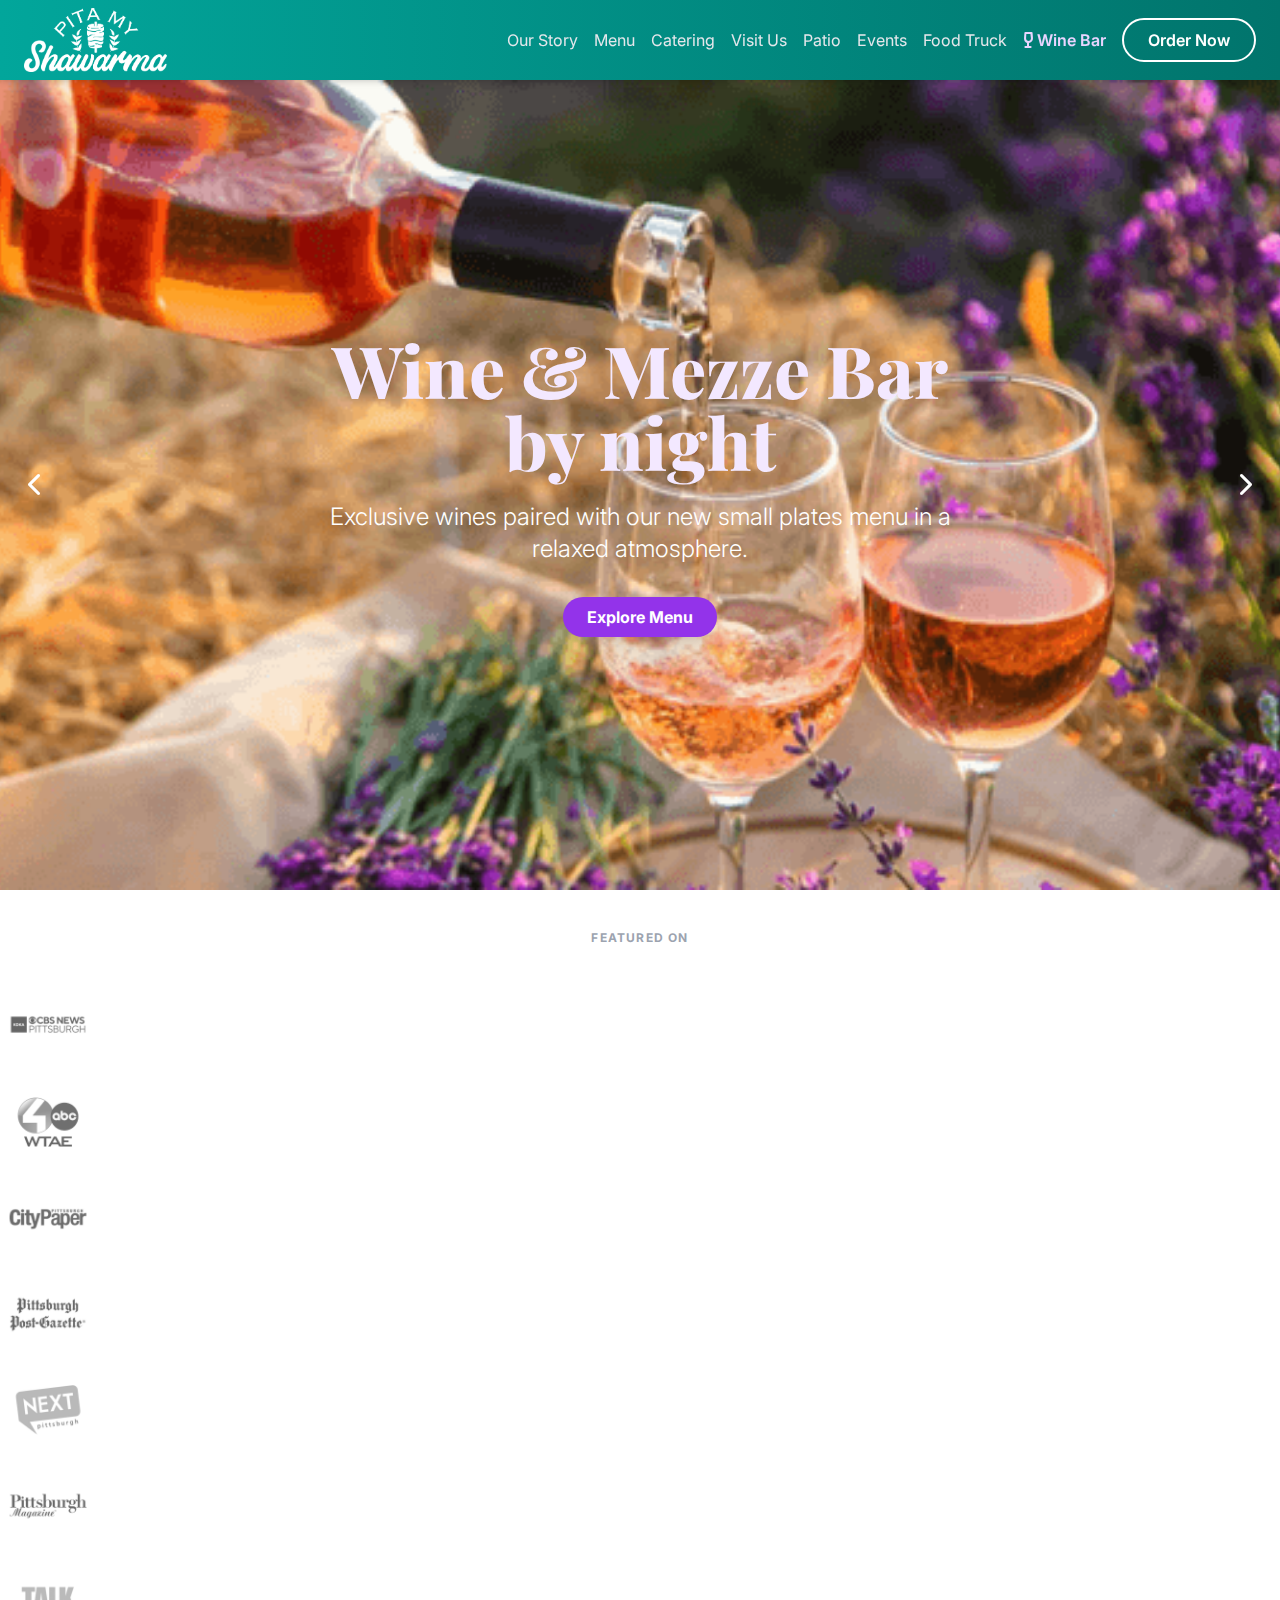
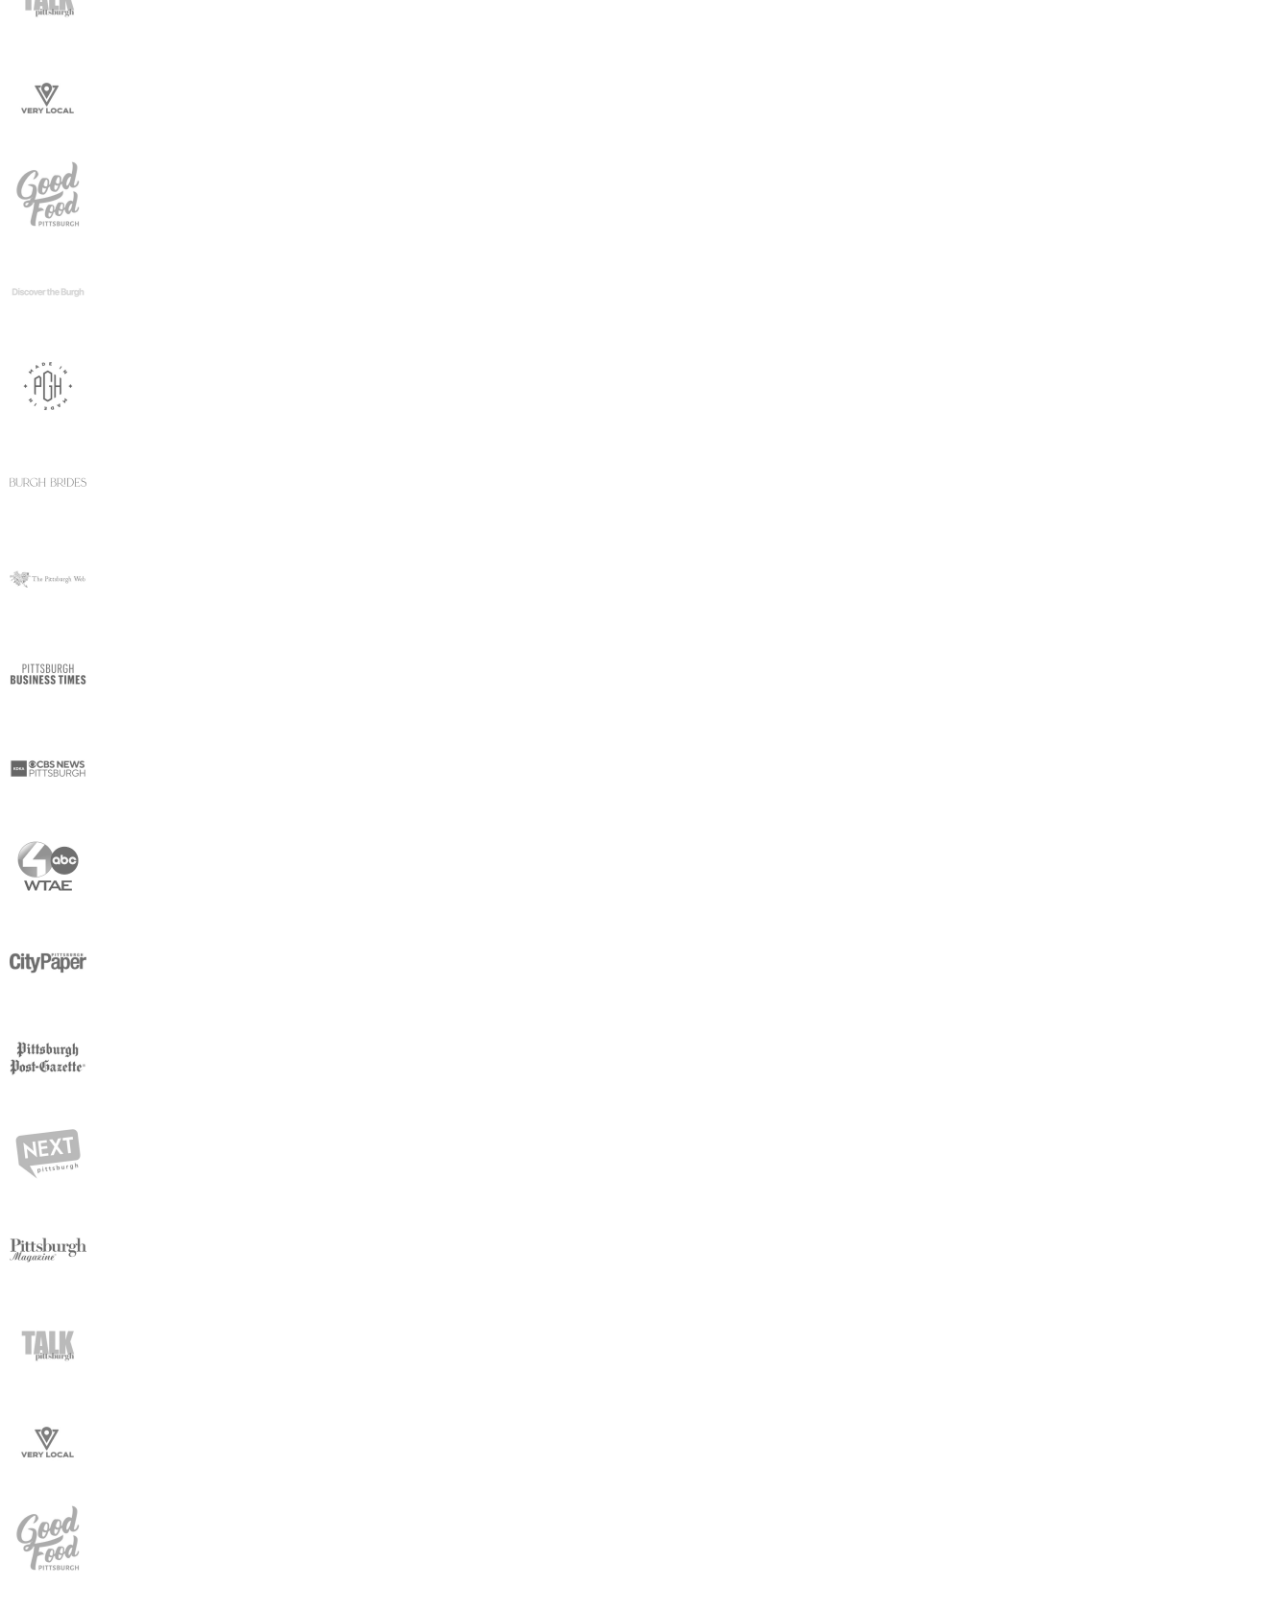
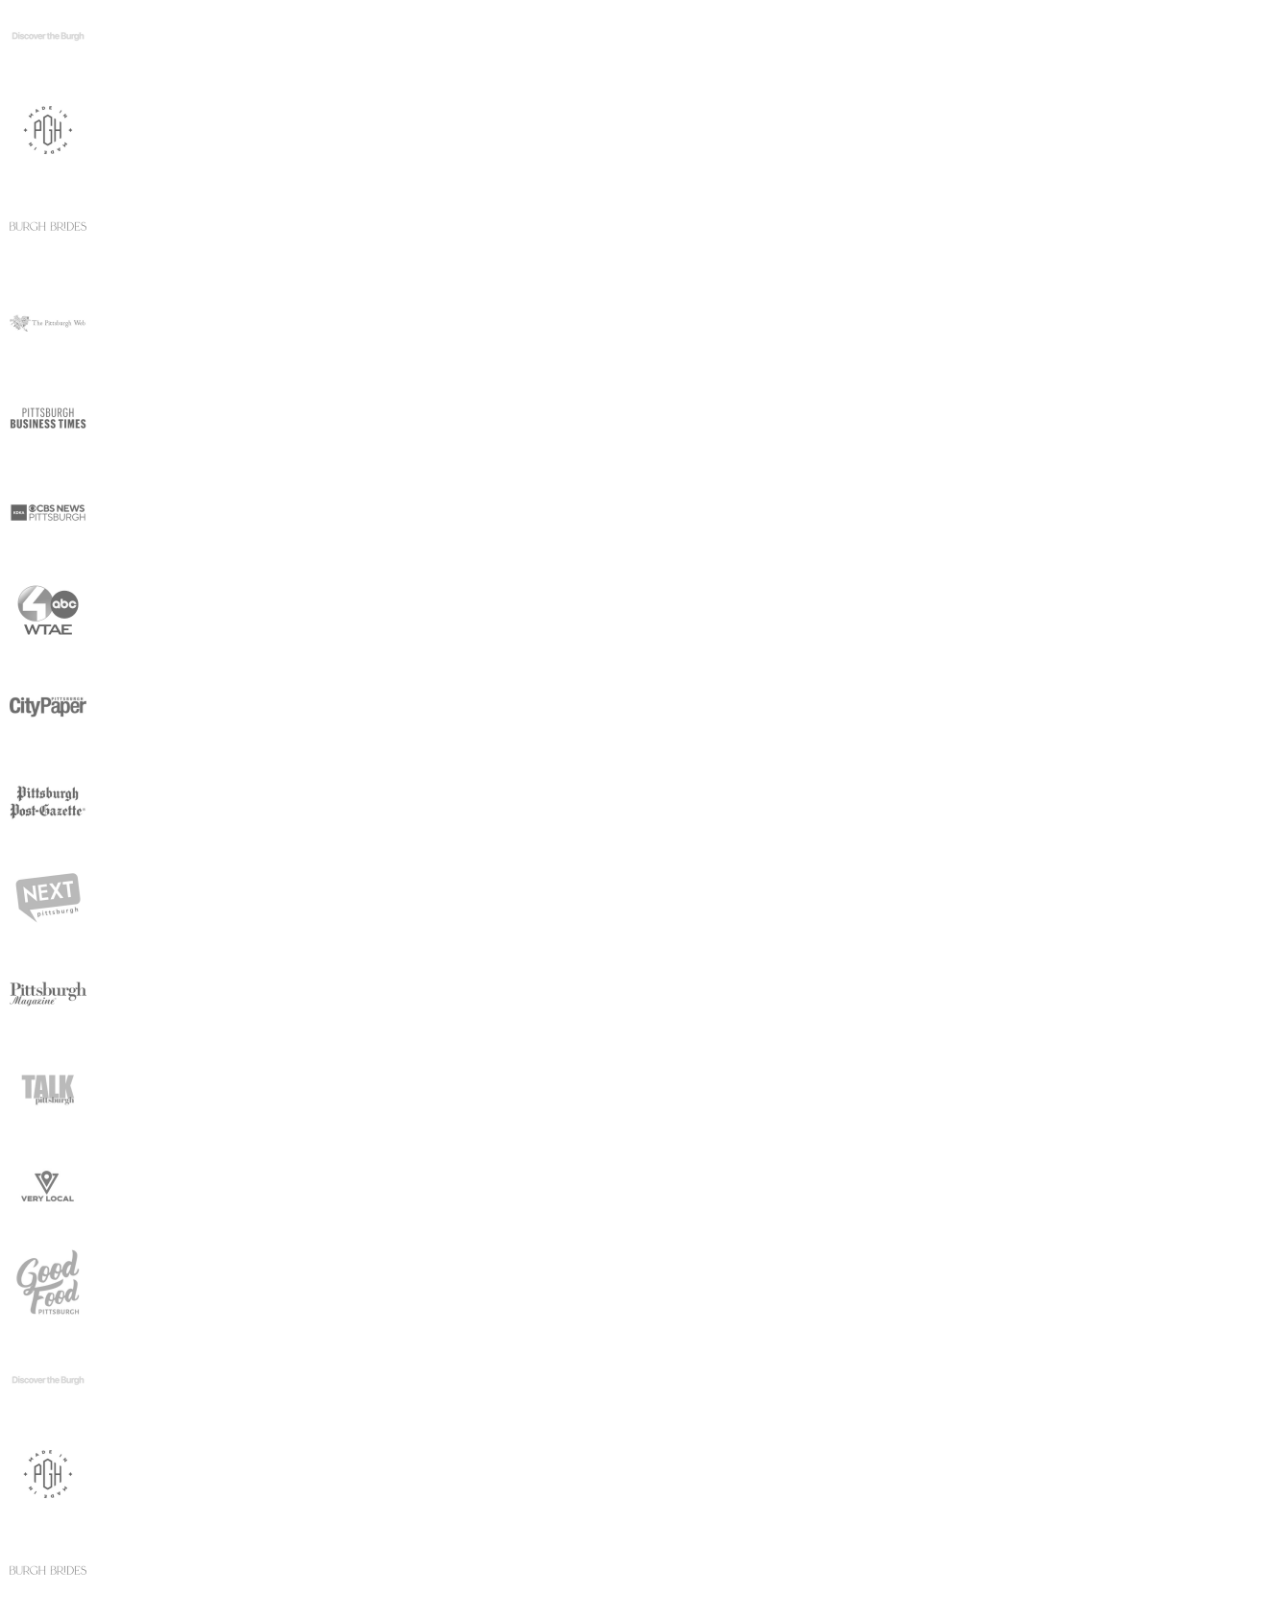
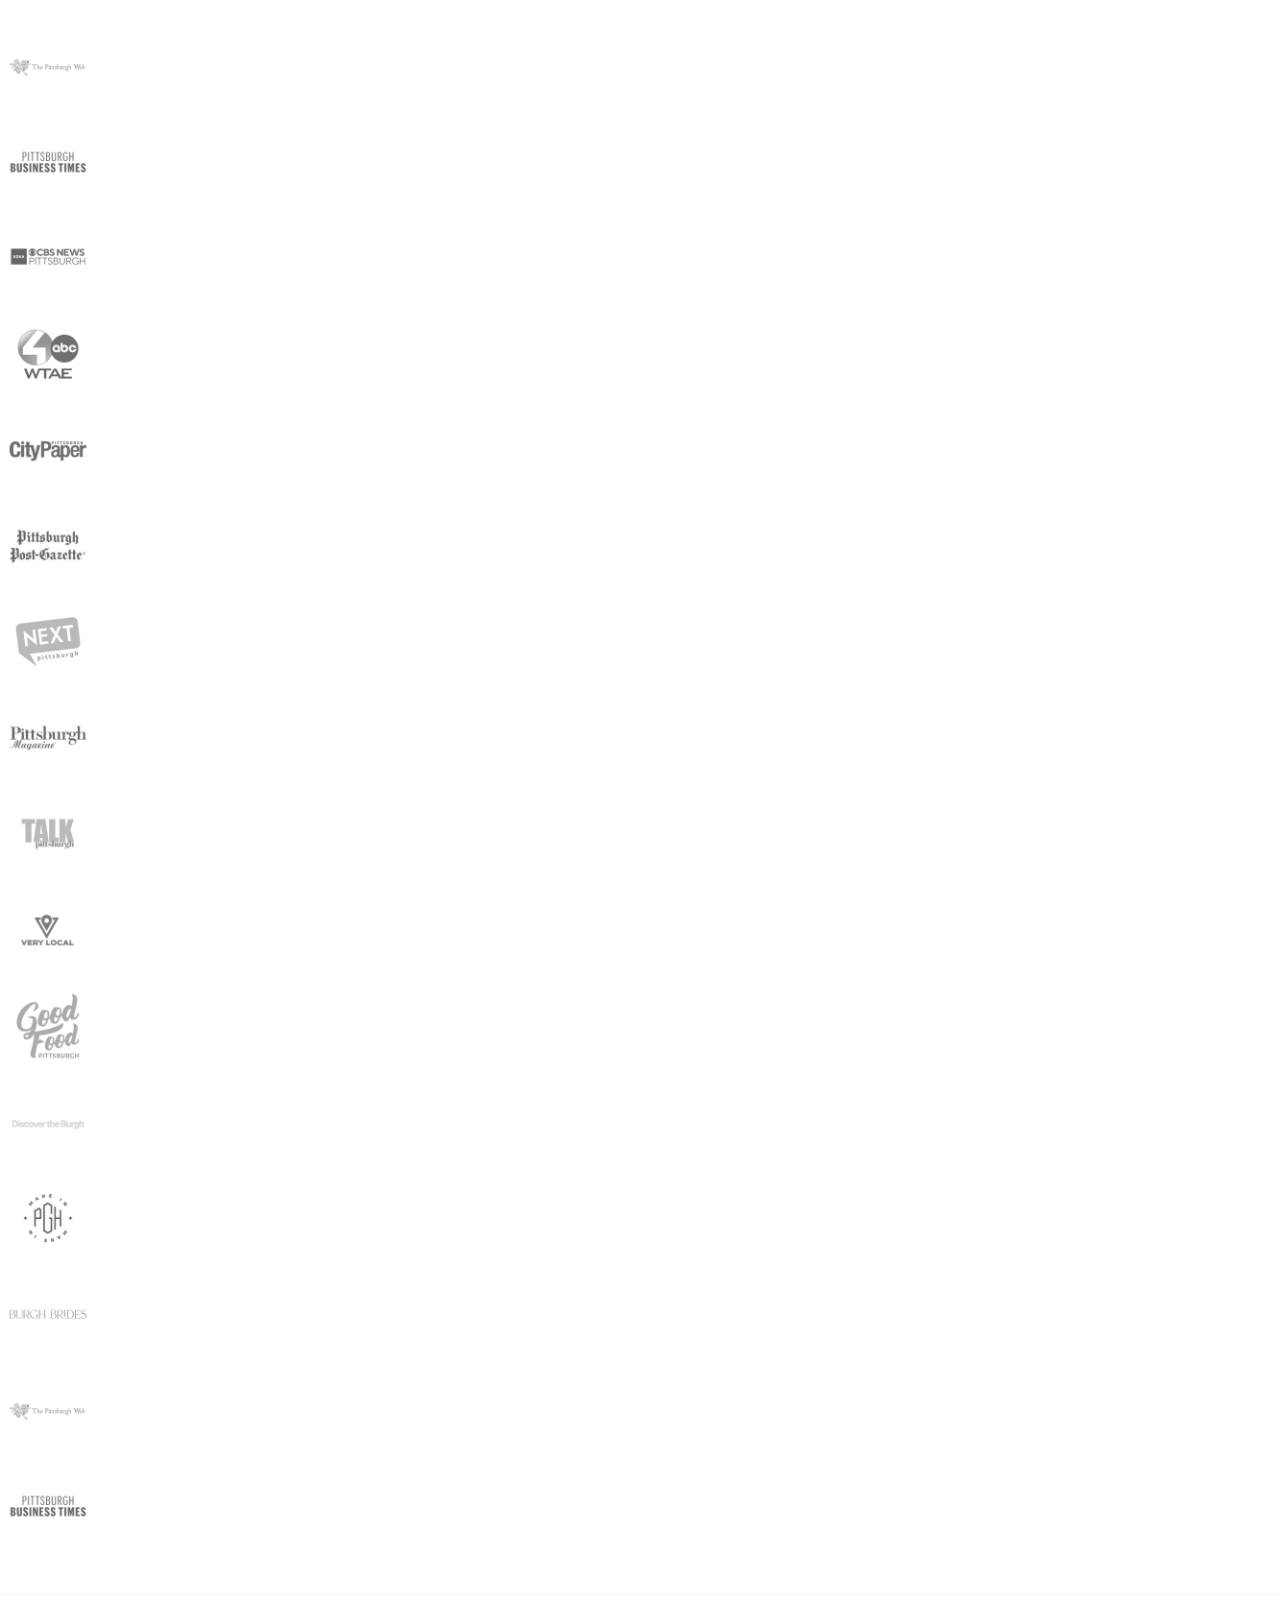
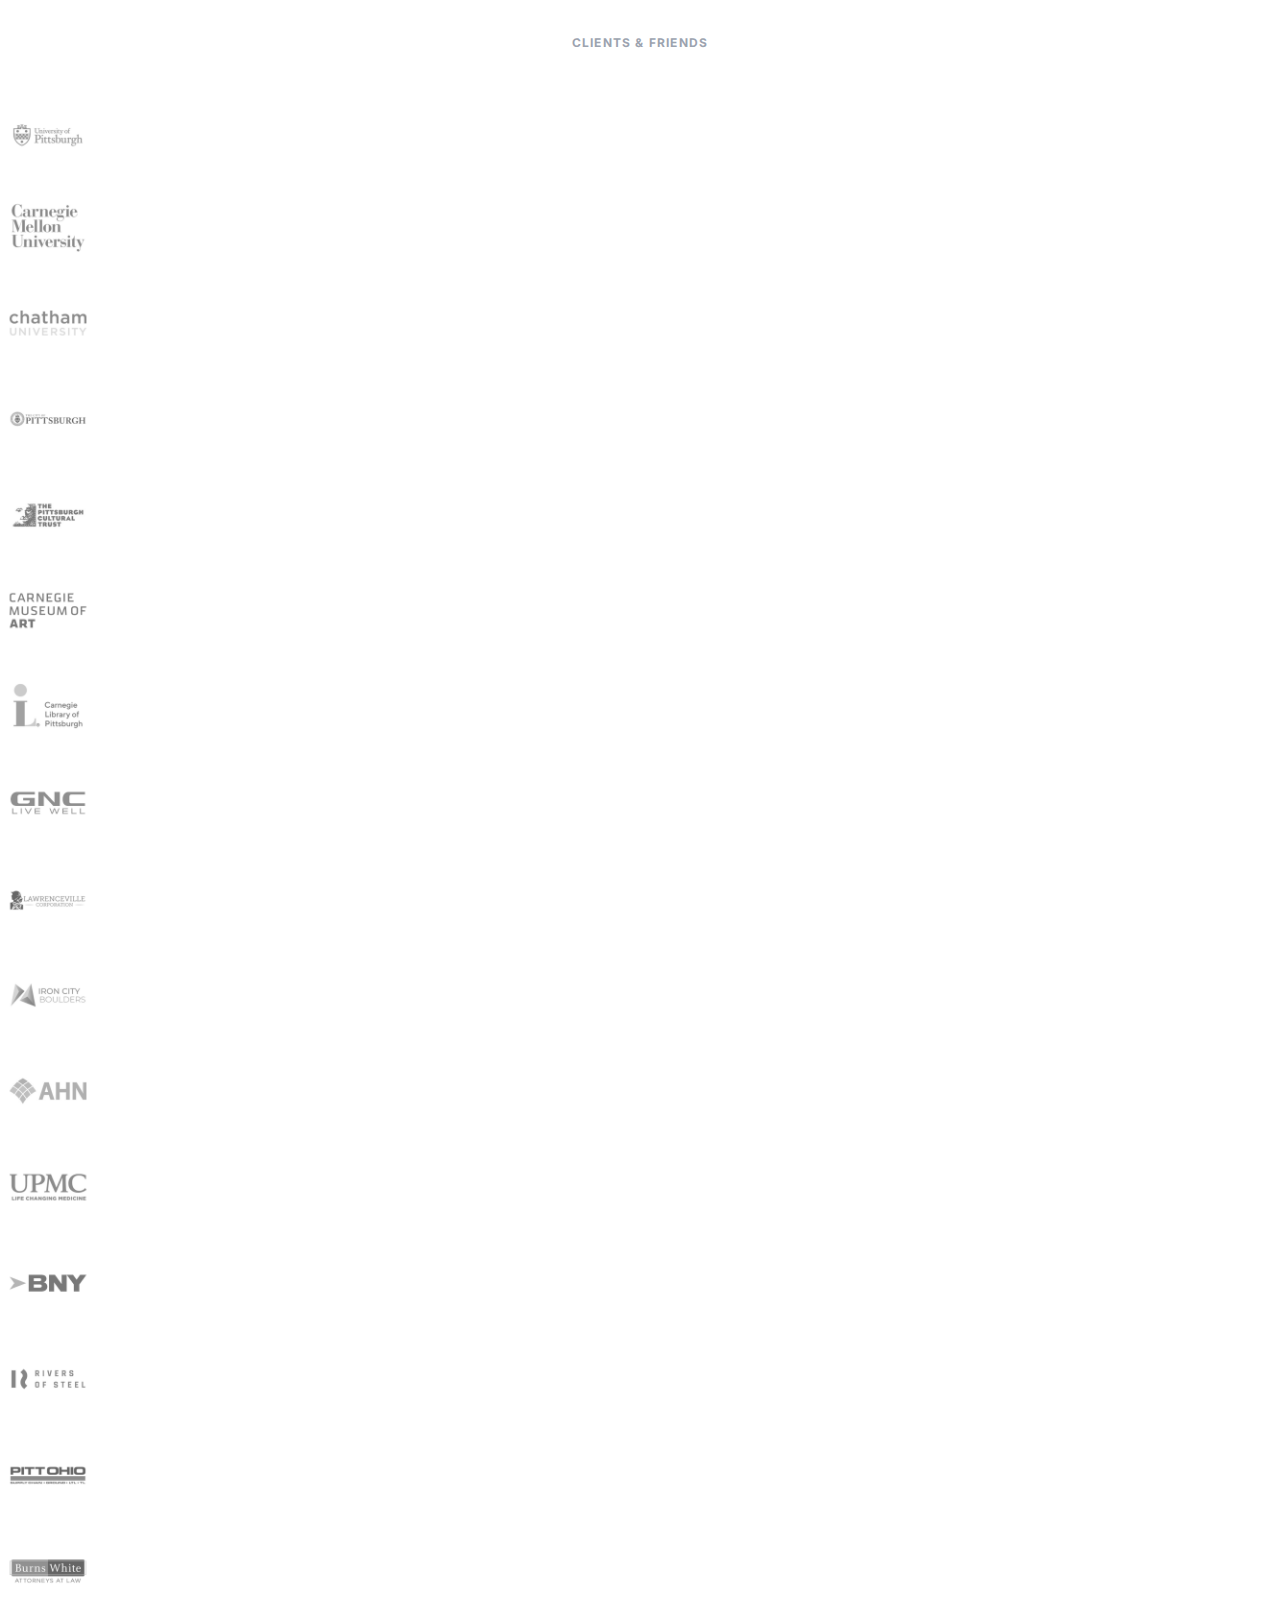
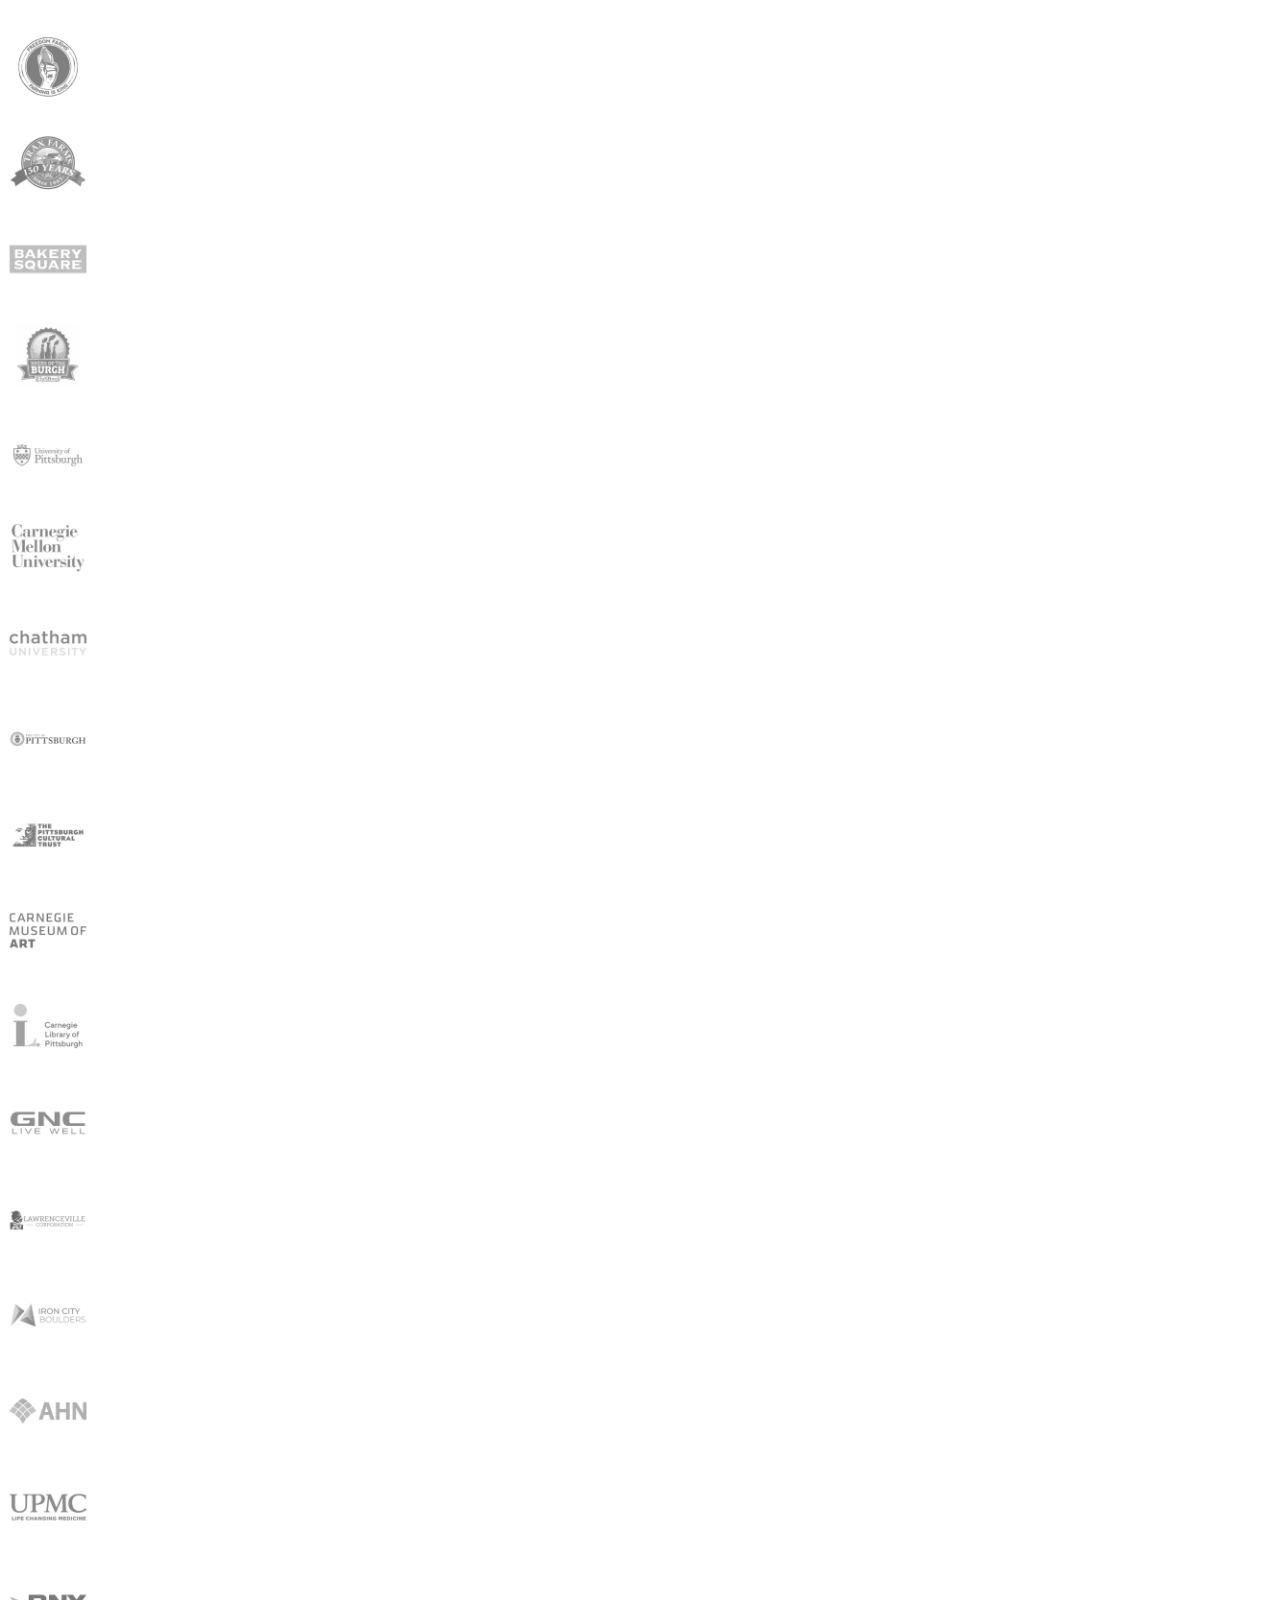
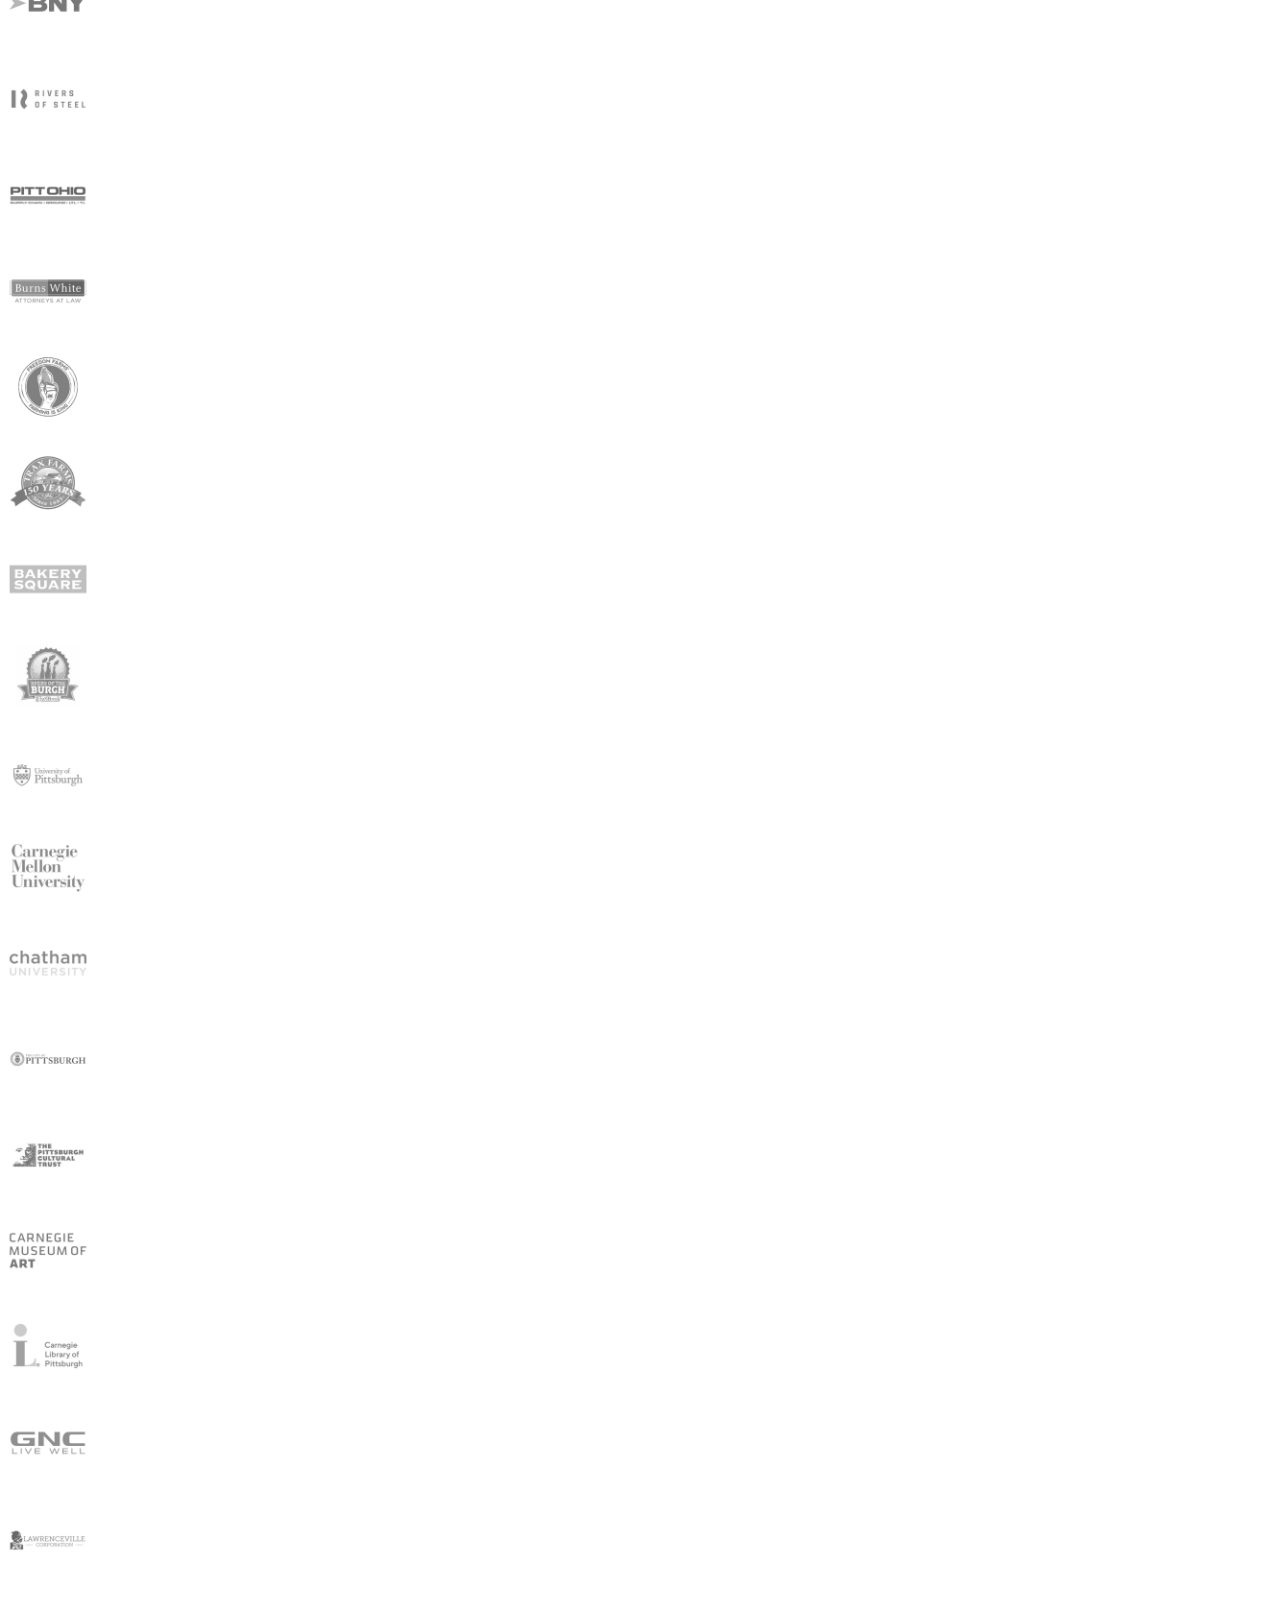
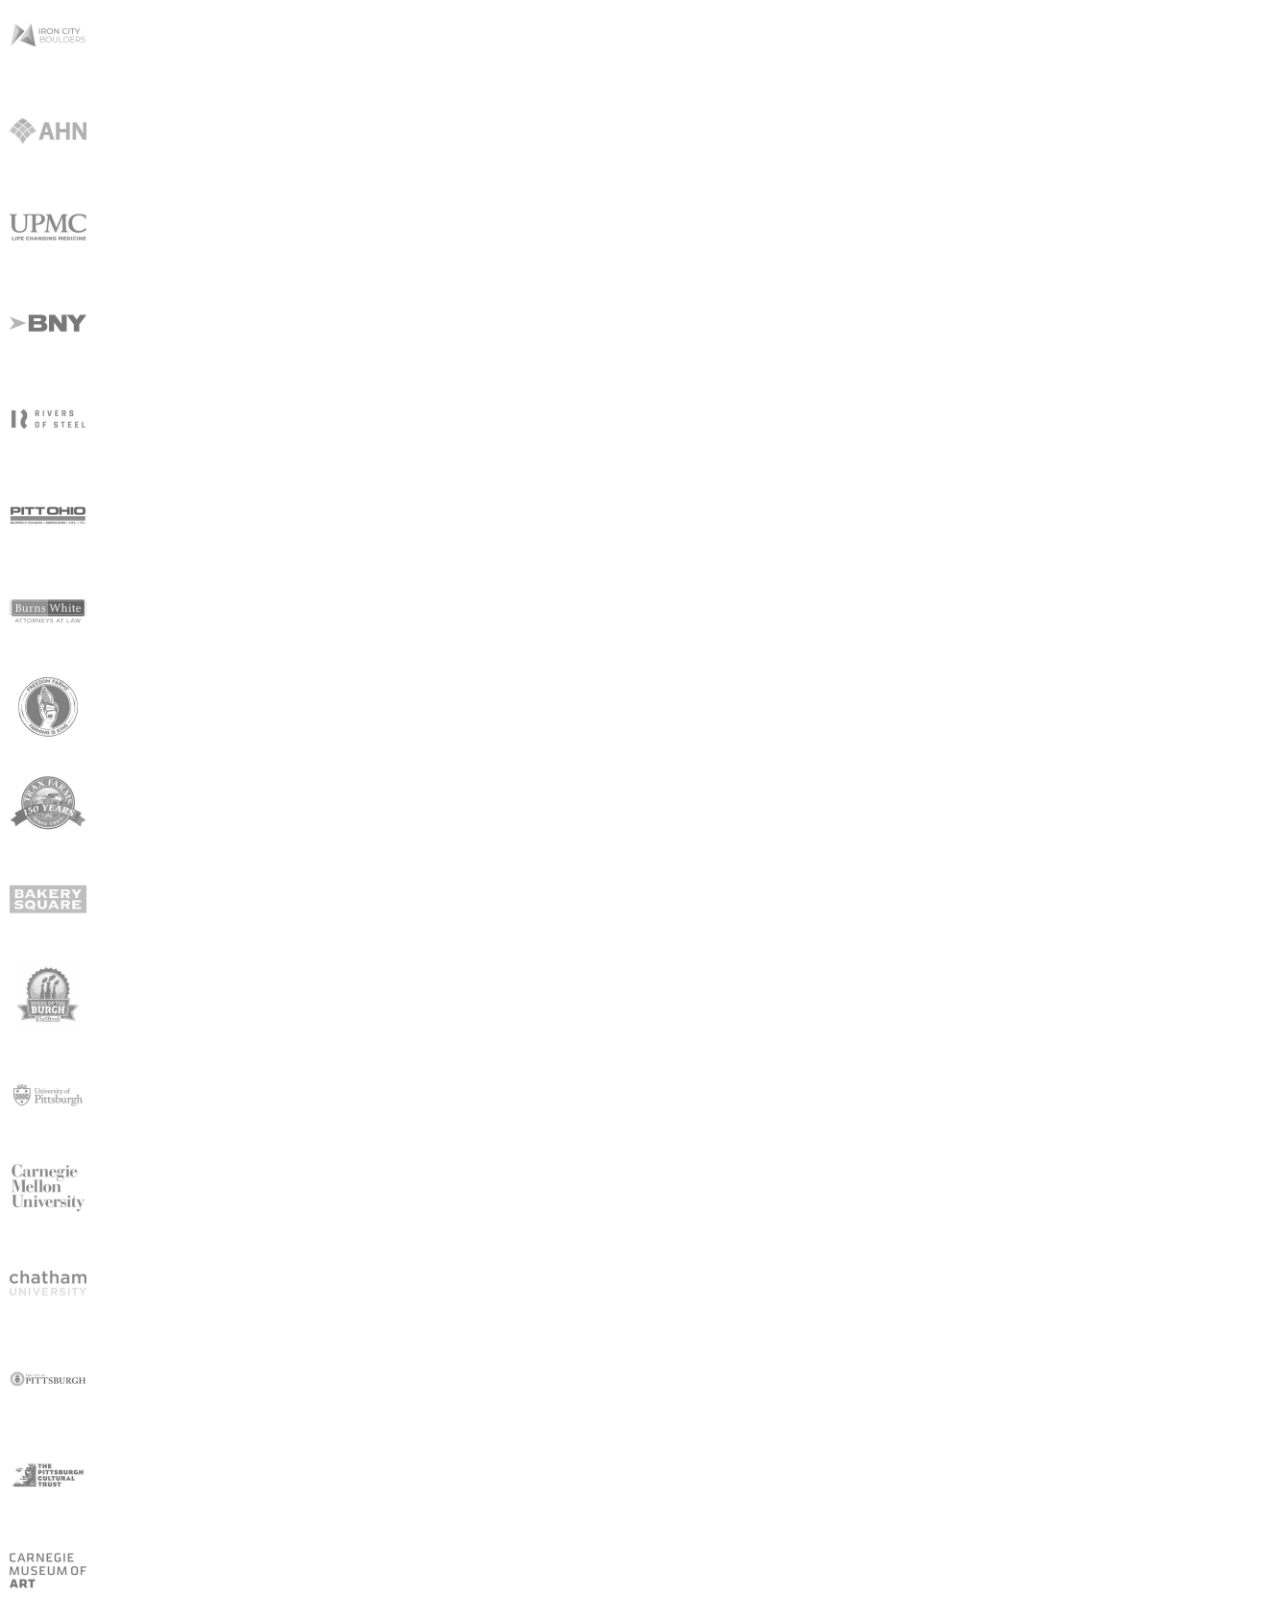
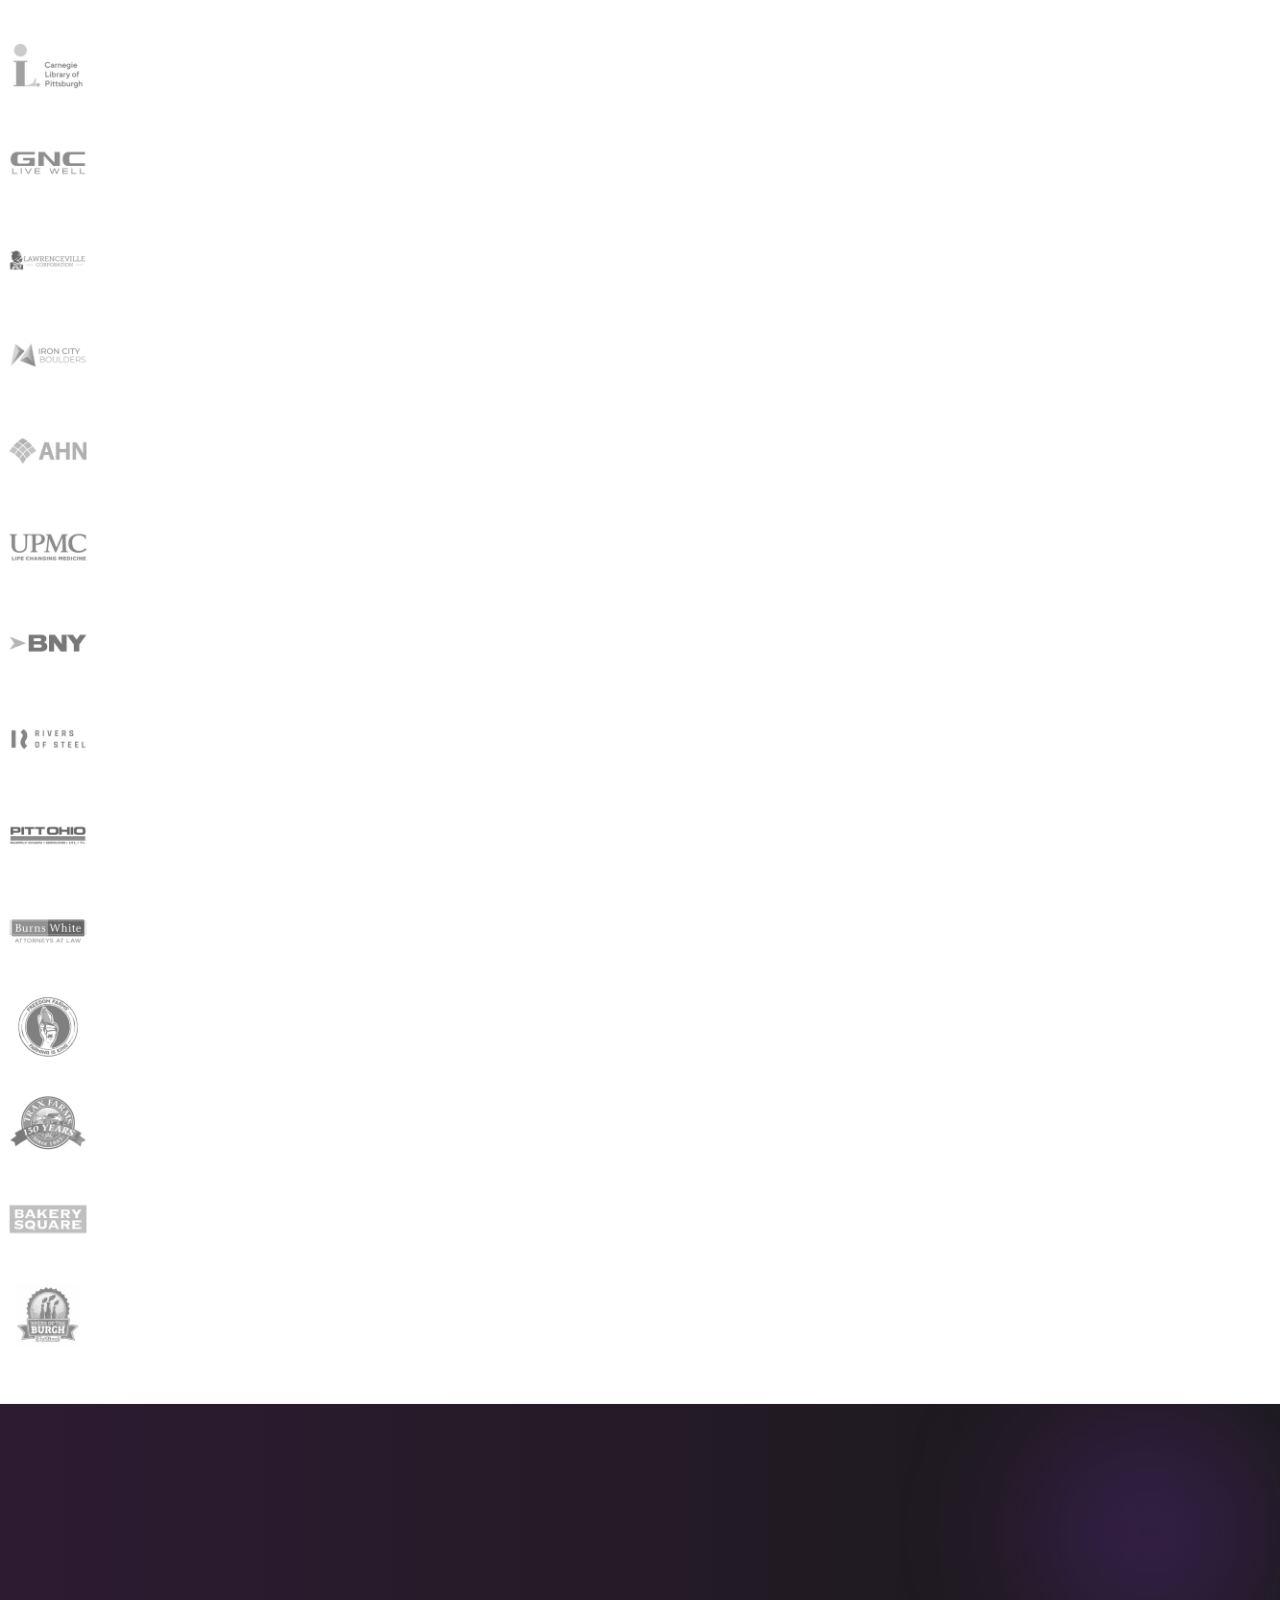
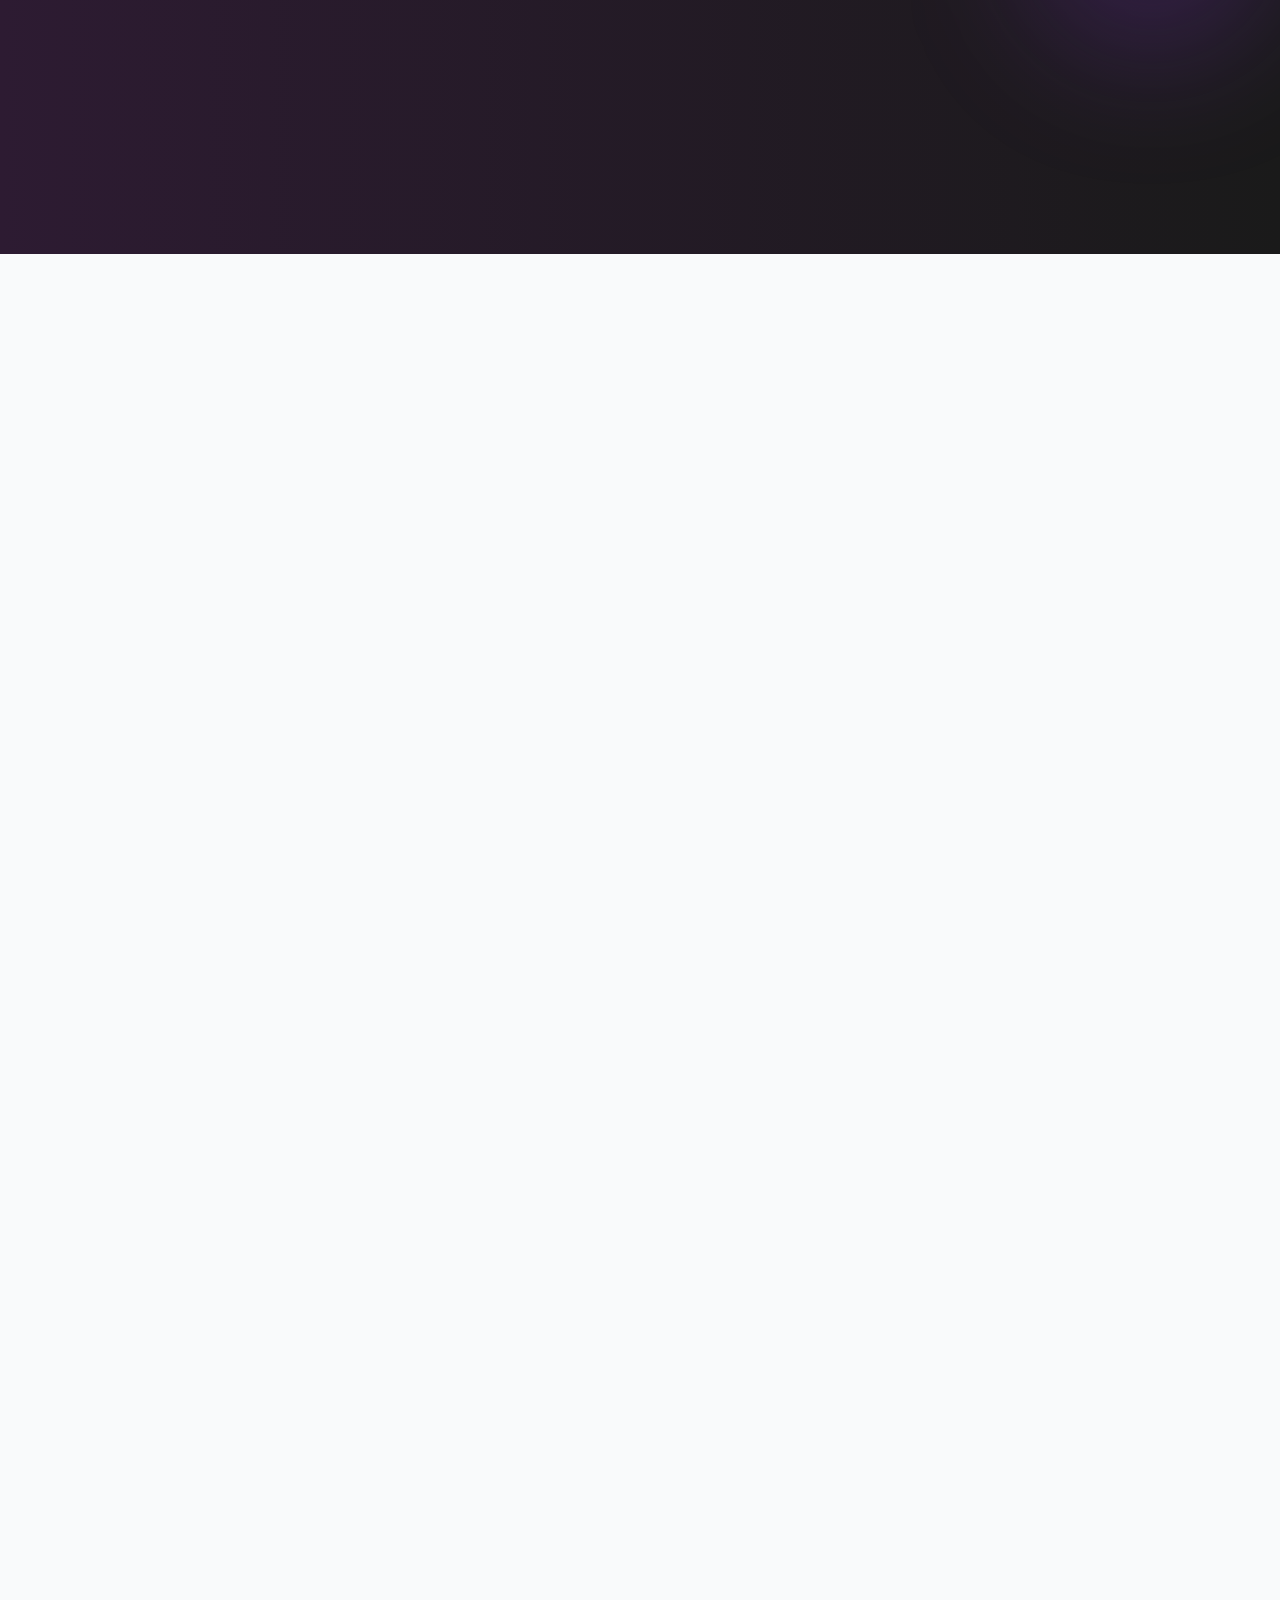
<file: index.html>
<!DOCTYPE html>
<html lang="en">

<head>
    <script type="application/ld+json">
    {
      "@context": "https://schema.org",
      "@type": "Restaurant",
      "name": "Pita My Shawarma",
      "image": "https://pitamyshawarma.com/img/shawarma-pittsburgh-food.jpg",
      "@id": "https://pitamyshawarma.com",
      "url": "https://pitamyshawarma.com",
      "telephone": "+14122543471",
      "address": {
        "@type": "PostalAddress",
        "streetAddress": "3716 Butler St",
        "addressLocality": "Pittsburgh",
        "addressRegion": "PA",
        "postalCode": "15201",
        "addressCountry": "US"
      },
      "geo": {
        "@type": "GeoCoordinates",
        "latitude": 40.4691,
        "longitude": -79.9608
      },
      "openingHoursSpecification": [
        {
          "@type": "OpeningHoursSpecification",
          "dayOfWeek": ["Monday", "Tuesday", "Wednesday", "Thursday"],
          "opens": "11:00",
          "closes": "21:00"
        },
        {
          "@type": "OpeningHoursSpecification",
          "dayOfWeek": ["Friday", "Saturday"],
          "opens": "11:00",
          "closes": "22:00"
        },
        {
          "@type": "OpeningHoursSpecification",
          "dayOfWeek": "Sunday",
          "opens": "12:00",
          "closes": "20:00"
        }
      ],
      "sameAs": [
        "https://www.facebook.com/pitamyshawarma/",
        "https://instagram.com/pitamyshawarma",
        "https://twitter.com/pitamyshawarma"
      ],
      "priceRange": "$$"
    }
    </script>

    <meta charset="UTF-8">
    <meta name="viewport" content="width=device-width, initial-scale=1.0">
    <title>Pita My Shawarma | Best Lebanese Street Food in Pittsburgh, PA</title>
    <meta name="description"
        content="Authentic Lebanese street food in Pittsburgh. Hand-stacked shawarma, fresh falafel, and house-made hummus. Visit us in Lawrenceville!">
    <meta name="keywords"
        content="shawarma, falafel, hummus, lebanese food, pittsburgh, lawrenceville, halal, street food">

    <!-- Open Graph / Facebook -->
    <meta property="og:type" content="website">
    <meta property="og:url" content="https://pitamyshawarma.com/">
    <meta property="og:title" content="Pita My Shawarma | Best Lebanese Street Food in Pittsburgh">
    <meta property="og:description"
        content="Authentic Lebanese street food in Pittsburgh. Hand-stacked shawarma, fresh falafel, and house-made hummus. Visit us in Lawrenceville!">
    <meta property="og:image" content="https://pitamyshawarma.com/img/shawarma-pittsburgh-food.jpg">

    <!-- Twitter -->
    <meta property="twitter:card" content="summary_large_image">
    <meta property="twitter:url" content="https://pitamyshawarma.com/">
    <meta property="twitter:title" content="Pita My Shawarma | Best Lebanese Street Food in Pittsburgh">
    <meta property="twitter:description"
        content="Authentic Lebanese street food in Pittsburgh. Hand-stacked shawarma, fresh falafel, and house-made hummus. Visit us in Lawrenceville!">
    <meta property="twitter:image" content="https://pitamyshawarma.com/img/shawarma-pittsburgh-food.jpg">

    <!-- Tailwind CSS -->
    <!-- Tailwind CSS (Local) -->
    <link rel="stylesheet" href="css/output.css">
    <link rel="stylesheet" href="css/styles.css">

    <!-- Font Awesome -->
    <link rel="stylesheet" href="css/fontawesome.all.min.css">


</head>

<body class="text-gray-800">

    <!-- Header Section -->
    <!-- Header Section -->
    <div id="global-header"></div>

    <!-- Main Content -->
    <main>
        <!-- Hero Section -->
        <!-- Hero Section -->
        <!-- Hero Section -->
        <!-- Hero Section -->
        <section
            class="relative h-[70vh] md:h-[90vh] flex items-center justify-center text-white overflow-hidden bg-black">

            <!-- Slide 1: Day -->
            <div id="hero-slide-1"
                class="absolute inset-0 transition-transform duration-[2000ms] ease-in-out z-10 translate-x-0">
                <!-- Background Image -->
                <!-- Background Image -->
                <img src="img/banner-1-homepage-chicken-fries.png"
                    alt="Best Chicken Shawarma and Fries in Pittsburgh - Pita My Shawarma"
                    class="absolute inset-0 w-full h-full object-cover object-center" fetchpriority="high">
                <!-- Overlay with Gradient for Readability -->
                <div class="absolute inset-0 bg-gradient-to-r from-black/80 via-black/40 to-transparent"></div>
                <!-- Content -->
                <div class="absolute inset-0 flex items-center justify-center">
                    <div class="text-center px-4 max-w-4xl pt-16">
                        <div class="inline-block p-4 rounded-xl bg-black/20 backdrop-blur-[2px]">
                            <h1
                                class="text-4xl md:text-6xl lg:text-7xl font-extrabold font-display mb-6 leading-tight text-shadow-strong">
                                Lebanese Pita Bar <br /> by day
                            </h1>
                            <p
                                class="text-lg md:text-2xl max-w-2xl mx-auto mb-8 font-light text-shadow-strong text-gray-100">
                                Fresh, hand-stacked shawarma, homemade falafel, and classic recipes served daily.
                            </p>
                        </div>
                        <br />
                        <a href="https://pitamyshawarma.square.site/?location=J952PZN8F5KTY#DBDUDSBS4DE42IHGR6ZKKAPY"
                            target="_blank"
                            class="inline-block bg-brand-teal text-white font-bold py-3 px-8 text-lg rounded-full hover:bg-brand-teal-dark transition-all duration-300 transform hover:scale-105 shadow-xl hover:shadow-2xl ring-2 ring-brand-teal ring-opacity-50 mt-4">
                            Order Takeout Now
                        </a>
                    </div>
                </div>
            </div>

            <!-- Slide 2: Night -->
            <div id="hero-slide-2"
                class="absolute inset-0 transition-transform duration-[2000ms] ease-in-out z-10 translate-x-full">
                <!-- Background Image -->
                <!-- Background Image -->
                <img src="img/banner-2-homepage-wine.png" alt="Wine Bar and Mezze Platter in Lawrenceville Pittsburgh"
                    class="absolute inset-0 w-full h-full object-cover object-center" loading="lazy">
                <!-- Overlay -->
                <div class="absolute inset-0 bg-gradient-to-t from-[#2d1b32]/90 via-[#2d1b32]/40 to-black/30"></div>
                <!-- Content -->
                <div class="absolute inset-0 flex items-center justify-center">
                    <div class="text-center px-4 max-w-4xl pt-16">
                        <h1
                            class="text-4xl md:text-6xl lg:text-7xl font-extrabold font-display mb-6 leading-tight text-shadow-strong text-purple-100">
                            <span class="whitespace-nowrap">Wine & Mezze Bar</span> <br /> by night
                        </h1>
                        <p
                            class="text-lg md:text-2xl max-w-2xl mx-auto mb-8 font-light text-shadow-strong text-purple-50">
                            Exclusive wines paired with our new small plates menu in a relaxed atmosphere.
                        </p>
                        <div class="flex flex-col sm:flex-row gap-4 justify-center items-center">
                            <a href="wine-mezze.html"
                                class="inline-block bg-purple-600 text-white font-bold py-2 px-6 text-base rounded-full hover:bg-purple-700 transition-all duration-300 transform hover:scale-105 shadow-xl hover:shadow-2xl">
                                Explore Menu
                            </a>
                        </div>
                    </div>
                </div>
            </div>

            <!-- Toggle Buttons Overlay (Top Right) -->
            <div class="absolute top-24 right-4 md:top-32 md:right-10 z-30 flex flex-col items-center space-y-4">
                <!-- Countdown Timer / Slide Indicator -->
                <div class="relative w-12 h-12 flex items-center justify-center cursor-pointer hover:scale-110 transition-transform"
                    onclick="nextSlide()">
                    <svg class="w-full h-full transform -rotate-90">
                        <circle cx="24" cy="24" r="20" stroke="currentColor" stroke-width="4" fill="transparent"
                            class="text-white/20" />
                        <circle id="countdown-circle" cx="24" cy="24" r="20" stroke="currentColor" stroke-width="4"
                            fill="transparent" class="text-brand-teal transition-all duration-100"
                            stroke-dasharray="126" stroke-dashoffset="0" stroke-linecap="round" />
                    </svg>
                    <i class="fas fa-play text-xs text-white absolute"></i>
                </div>
            </div>

            <!-- Left Arrow -->
            <!-- Left Arrow -->
            <button onclick="nextSlide()"
                class="absolute z-50 p-3 md:p-4 rounded-full bg-black/40 hover:bg-black/60 text-white transition-all duration-300 hover:scale-110 focus:outline-none"
                style="left: 1rem; top: 50%; transform: translateY(-50%);">
                <i class="fas fa-chevron-left text-xl md:text-2xl"></i>
            </button>

            <!-- Right Arrow -->
            <!-- Right Arrow -->
            <button onclick="nextSlide()"
                class="absolute z-50 p-3 md:p-4 rounded-full bg-black/40 hover:bg-black/60 text-white transition-all duration-300 hover:scale-110 focus:outline-none"
                style="right: 1rem; top: 50%; transform: translateY(-50%);">
                <i class="fas fa-chevron-right text-xl md:text-2xl"></i>
            </button>

        </section>

        <!-- Dynamic Clients & Reviews Section -->
        <div id="clients-reviews-container"></div>
        <!-- End Dynamic Section -->

        <!-- NEW: Wine & Mezze Teaser Section -->
        <section class="py-16 bg-gradient-to-r from-[#2d1b32] to-[#1a1a1a] text-white overflow-hidden relative">
            <div class="absolute top-0 right-0 w-64 h-64 bg-purple-600/20 rounded-full blur-3xl"></div>
            <div class="container mx-auto px-6 relative z-10">
                <div class="grid md:grid-cols-2 gap-12 items-center">
                    <div class="reveal-on-scroll">
                        <span class="text-purple-300 uppercase tracking-widest font-bold text-sm mb-2 block">New Night
                            Concept</span>
                        <h2 class="text-4xl md:text-5xl font-display font-bold mb-6">Wine & Mezze Bar</h2>
                        <p class="text-gray-300 text-lg mb-8">
                            Transforming your evenings. We've partnered with <strong>Lavender Acres</strong> to bring
                            you an exclusive selection of wines paired with our new small plates menu.
                        </p>
                        <a href="wine-mezze.html"
                            class="inline-block border-2 border-purple-400 text-purple-100 font-bold py-3 px-8 rounded-full hover:bg-purple-900/50 hover:text-white transition-all duration-300">
                            Explore the Evening Menu
                        </a>
                    </div>
                    <!-- Teaser Image -->
                    <div class="reveal-on-scroll transform rotate-3 hover:rotate-0 transition-all duration-500">
                        <div class="rounded-xl overflow-hidden shadow-2xl border border-white/10">
                            <img src="img/winebarpittsburgh.jpg" class="w-full h-80 object-cover opacity-80"
                                loading="lazy" alt="Wine and Mezze Atmosphere">
                        </div>
                    </div>
                </div>
            </div>
        </section>

        <!-- Our Specialties Menu Section (Teaser) -->
        <section id="menu" class="py-16 lg:py-24">
            <div class="container mx-auto px-6 text-center">
                <h2 class="text-4xl lg:text-5xl font-bold font-display mb-4 reveal-on-scroll">Our Specialties</h2>
                <p class="max-w-2xl mx-auto text-gray-600 mb-12 reveal-on-scroll">Made fresh daily. Check out our full
                    menu for more.</p>
                <div class="grid grid-cols-1 sm:grid-cols-2 lg:grid-cols-3 gap-8">
                    <!-- Menu Item 1 -->
                    <a href="menu.html"
                        class="bg-white rounded-lg shadow-lg overflow-hidden transform hover:scale-105 transition-transform duration-300 reveal-on-scroll group">
                        <img src="img/shawarma-pittsburgh-food.jpg" alt="Chicken Shawarma" loading="lazy"
                            class="w-full h-56 object-cover">
                        <div class="p-6">
                            <h3
                                class="text-2xl font-semibold font-display mb-2 group-hover:text-brand-teal transition-colors">
                                Chicken Shawarma</h3>
                            <p class="text-gray-600">Our signature hand-stacked, halal chicken.</p>
                            <span class="text-brand-teal font-bold mt-4 inline-block">See Full Menu &rarr;</span>
                        </div>
                    </a>
                    <!-- Menu Item 2 -->
                    <a href="menu.html"
                        class="bg-white rounded-lg shadow-lg overflow-hidden transform hover:scale-105 transition-transform duration-300 reveal-on-scroll group"
                        style="transition-delay: 200ms;">
                        <img src="img/Catering-left-falafel.jpg" alt="Falafel" class="w-full h-56 object-cover"
                            loading="lazy">
                        <div class="p-6">
                            <h3
                                class="text-2xl font-semibold font-display mb-2 group-hover:text-brand-teal transition-colors">
                                House-Made Falafel</h3>
                            <p class="text-gray-600">Crispy, fluffy, and completely vegan.</p>
                            <span class="text-brand-teal font-bold mt-4 inline-block">See Full Menu &rarr;</span>
                        </div>
                    </a>
                    <!-- Menu Item 3 -->
                    <a href="menu.html"
                        class="bg-white rounded-lg shadow-lg overflow-hidden transform hover:scale-105 transition-transform duration-300 reveal-on-scroll group"
                        style="transition-delay: 400ms;">
                        <img src="img/Catering-right.jpg" alt="Dips" class="w-full h-56 object-cover" loading="lazy">
                        <div class="p-6">
                            <h3
                                class="text-2xl font-semibold font-display mb-2 group-hover:text-brand-teal transition-colors">
                                Classic Dips</h3>
                            <p class="text-gray-600">Hummus & Baba Ganoush.</p>
                            <span class="text-brand-teal font-bold mt-4 inline-block">See Full Menu &rarr;</span>
                        </div>
                    </a>
                </div>
            </div>
        </section>

        <!-- Catering Section (Teaser) -->
        <section id="catering" class="py-16 bg-gray-50">
            <div class="container mx-auto px-6">
                <div class="grid md:grid-cols-2 gap-12 items-center">
                    <div class="reveal-on-scroll">
                        <img src="img/Catering-left-falafel.jpg" alt="Catering" class="rounded-lg shadow-xl w-full"
                            loading="lazy">
                    </div>
                    <div class="reveal-on-scroll">
                        <h2 class="text-4xl font-display font-bold mb-4">Catering for Any Event</h2>
                        <p class="text-gray-600 mb-6">
                            Bring the taste of Lebanon to your next office lunch, wedding, or party. We make it easy and
                            delicious.
                        </p>
                        <a href="catering.html"
                            class="bg-brand-teal text-white font-bold py-3 px-6 rounded-full hover:bg-brand-teal-dark transition-colors inline-block">
                            View Catering Options
                        </a>
                    </div>
                </div>
            </div>
        </section>

    </main>

    <!-- Dynamic Clients & Reviews Section -->

    <!-- End Dynamic Section -->

    <!-- Instagram Feed Section -->
    <section class="py-16 bg-gray-50 border-t border-gray-100">
        <div class="container mx-auto px-6 text-center">
            <h2 class="text-4xl lg:text-5xl font-bold font-display mb-8 text-gray-800 reveal-on-scroll">
                <i class="fab fa-instagram mr-3 text-brand-teal"></i>Follow Us @pitamyshawarma
            </h2>
            <!-- LightWidget WIDGET -->
            <div class="w-full md:w-[70%] mx-auto rounded-xl overflow-hidden shadow-2xl reveal-on-scroll">
                <script src="https://cdn.lightwidget.com/widgets/lightwidget.js"></script>
                <iframe src="https://cdn.lightwidget.com/widgets/8246cebde68456578eddce0fece54b9c.html" scrolling="no"
                    loading="lazy" allowtransparency="true" class="lightwidget-widget"
                    style="width:100%;border:0;overflow:hidden;">
                </iframe>
            </div>
            <p class="text-sm text-gray-500 mt-6 reveal-on-scroll">
                Don't see the feed? <a href="https://instagram.com/pitamyshawarma" target="_blank"
                    class="text-brand-teal font-bold hover:underline">View on Instagram</a>
            </p>
        </div>
    </section>



    <!-- Footer -->
    <div id="global-footer"></div>
    <script src="js/components.js"></script>
    <script>
        loadHeader('index.html', 'standard');
    </script>

    <script>
        // --- Reveal on Scroll Animation ---
        const scrollElements = document.querySelectorAll('.reveal-on-scroll');
        const elementInView = (el, dividend = 1) => {
            const elementTop = el.getBoundingClientRect().top;
            return (
                elementTop <= (window.innerHeight || document.documentElement.clientHeight) / dividend
            );
        };
        const handleScrollAnimation = () => {
            scrollElements.forEach((el) => {
                if (elementInView(el, 1.25)) {
                    el.classList.add('is-visible');
                }
            });
        };
        window.addEventListener('scroll', () => {
            handleScrollAnimation();
        });
        // Trigger on load as well
        handleScrollAnimation();



        // --- Hero Carousel & Countdown ---
        let currentSlide = 1;
        let slideInterval;
        const slideDuration = 6000; // 6 seconds
        const circleParams = {
            element: null,
            circumference: 126 // 2 * pi * r (approx 2 * 3.14159 * 20)
        };

        function startSlideTimer() {
            clearInterval(slideInterval);

            const circle = document.getElementById('countdown-circle');
            if (circle) {
                // Reset animation
                circle.style.transition = 'none';
                circle.style.strokeDashoffset = '0';

                // Force triggering reflow
                void circle.offsetWidth;

                // Start animation
                circle.style.transition = `stroke-dashoffset ${slideDuration}ms linear`;
                circle.style.strokeDashoffset = '126';
            }

            slideInterval = setInterval(nextSlide, slideDuration);
        }

        function setHeroSlide(slideIndex) {
            showSlide(slideIndex);
            startSlideTimer(); // Reset timer on manual interaction
        }

        function showSlide(slideIndex) {
            const slide1 = document.getElementById('hero-slide-1');
            const slide2 = document.getElementById('hero-slide-2');

            if (!slide1 || !slide2) return;

            // Reset transitions to ensure smooth handling
            slide1.style.transition = 'transform 2000ms ease-in-out';
            slide2.style.transition = 'transform 2000ms ease-in-out';

            if (slideIndex === 1) {
                // Moving 2 -> 1
                // Standard carousel: 1 comes from Right (if we cycled) or we just swap
                // But specifically "left to right" usually means entering from right, moving left.
                // Current state: 2 is Center, 1 might be Left.
                // If 1 is Left (-100%), move 1 to Center (0%), move 2 to Right (100%) or Left?
                // Text direction "Smooth transition left to right" -> Maybe they mean the CONTENT moves Left -> Right?
                // Or the wipe is Left -> Right?
                // Let's stick to standard slide Left (content moves right-to-left physically).

                // If we are showing Slide 1, and currently at Slide 2.
                // Slide 2 exits to Left (-100%), Slide 1 enters from Right (+100%).

                // Pre-position Slide 1 at Right if it's not there
                if (currentSlide === 2) {
                    slide1.style.transition = 'none';
                    slide1.classList.remove('-translate-x-full', 'translate-x-0');
                    slide1.classList.add('translate-x-full');
                    // Force reflow
                    void slide1.offsetWidth;
                    slide1.style.transition = 'transform 2000ms ease-in-out';

                    // Animate
                    slide2.classList.remove('translate-x-0');
                    slide2.classList.add('-translate-x-full'); // 2 goes Left

                    slide1.classList.remove('translate-x-full');
                    slide1.classList.add('translate-x-0'); // 1 goes Center
                } else {
                    // Initial load state or stay same??
                    slide1.classList.remove('translate-x-full', '-translate-x-full');
                    slide1.classList.add('translate-x-0');
                    slide2.classList.remove('translate-x-0', '-translate-x-full');
                    slide2.classList.add('translate-x-full');
                }

                currentSlide = 1;
            } else {
                // Moving 1 -> 2
                // Slide 1 exits Left (-100%), Slide 2 enters from Right (+100%)

                // Pre-position Slide 2 at Right if it isn't
                if (currentSlide === 1) {
                    slide2.style.transition = 'none';
                    slide2.classList.remove('-translate-x-full', 'translate-x-0');
                    slide2.classList.add('translate-x-full');
                    // Force reflow
                    void slide2.offsetWidth;
                    slide2.style.transition = 'transform 2000ms ease-in-out';

                    // Animate
                    slide1.classList.remove('translate-x-0');
                    slide1.classList.add('-translate-x-full'); // 1 goes Left

                    slide2.classList.remove('translate-x-full');
                    slide2.classList.add('translate-x-0'); // 2 goes Center
                }

                currentSlide = 2;
            }
        }

        function nextSlide() {
            const next = currentSlide === 1 ? 2 : 1;
            showSlide(next);
            startSlideTimer(); // Restart timer for next slide
        }

        // Initialize Carousel
        document.addEventListener('DOMContentLoaded', () => {
            const circle = document.getElementById('countdown-circle');
            if (circle) {
                // Initialize dasharray
                circle.style.strokeDasharray = '126';
                circle.style.strokeDashoffset = '0';
            }
            startSlideTimer();
        });

        // Make function global for onclick handlers
        window.setHeroSlide = setHeroSlide;
        window.nextSlide = nextSlide;


    </script>

    <script src="js/clients-reviews.js"></script>
    <script>document.addEventListener("DOMContentLoaded", loadClientsReviews);</script>
</body>

</html>
</file>
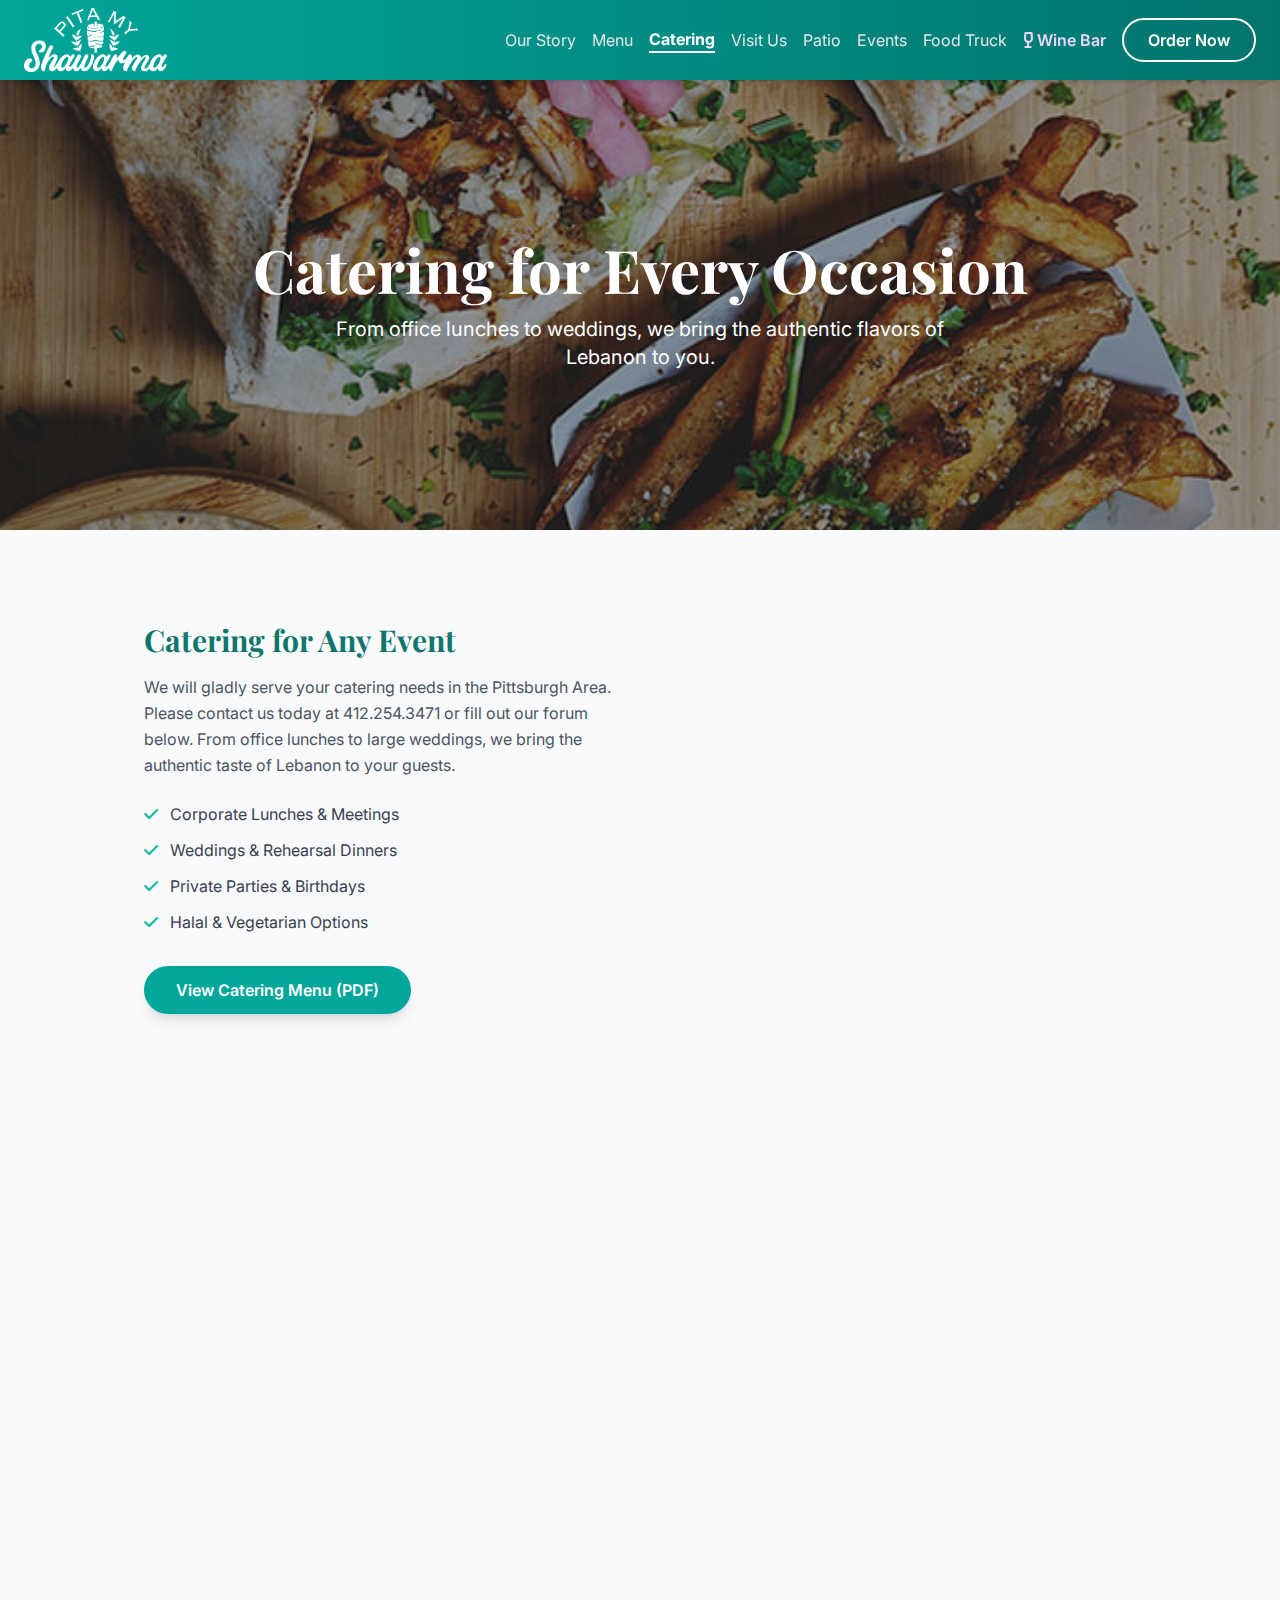
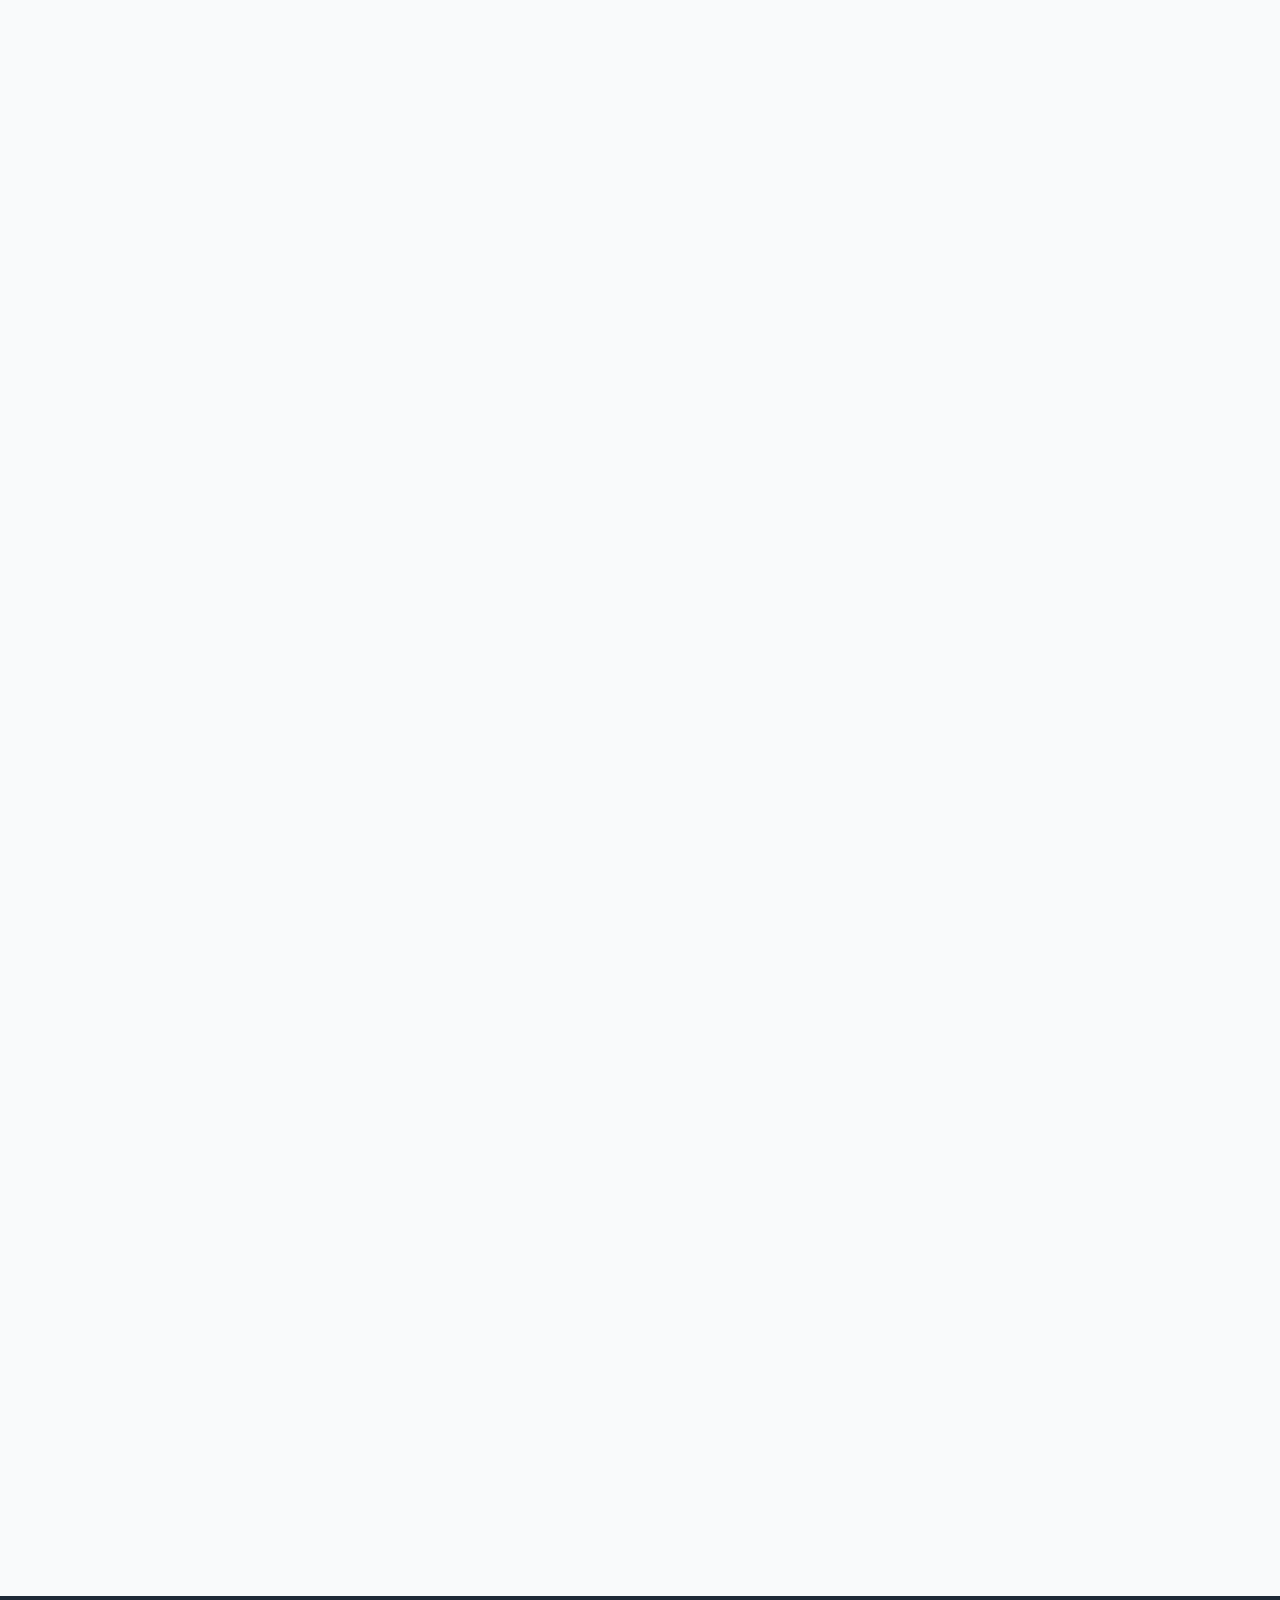
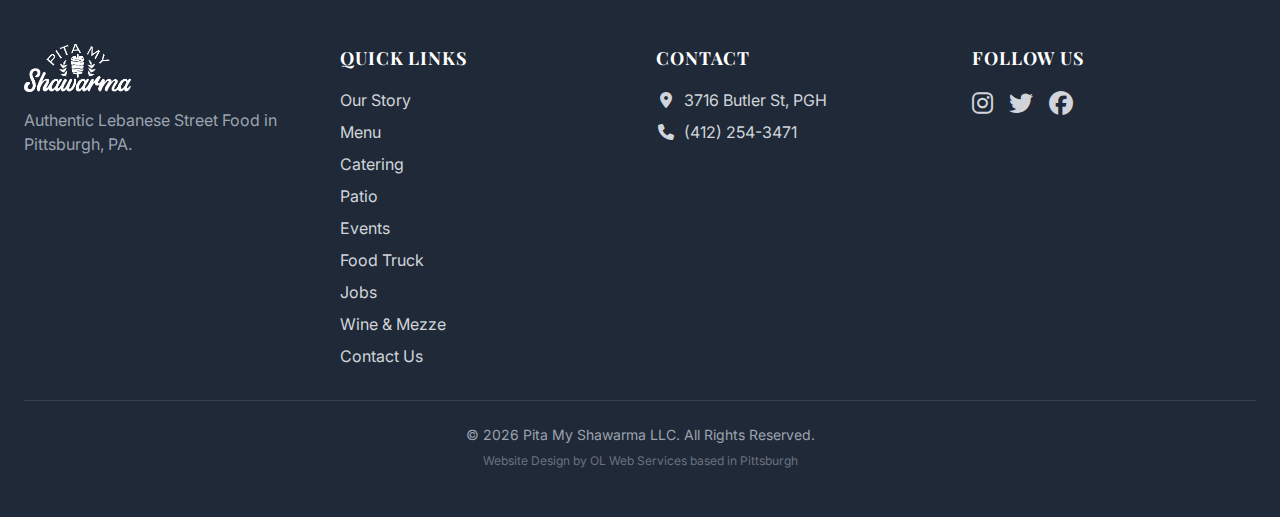
<file: catering.html>
<!DOCTYPE html>
<html lang="en">

<head>
    <meta charset="UTF-8">
    <meta name="viewport" content="width=device-width, initial-scale=1.0">
    <title>Catering - Pita My Shawarma | Authentic Lebanese Food</title>
    <meta name="description"
        content="Authentic Lebanese catering for weddings, corporate events, and parties in Pittsburgh. Buffalo shawarma, falafel, hummus, and more.">
    <meta name="keywords"
        content="catering, pittsburgh, lebanese food, weddings, corporate events, party food, shawarma, falafel">
    <link rel="stylesheet" href="css/output.css">
    <link rel="stylesheet" href="css/styles.css">
    <link rel="stylesheet" href="css/order-modal.css">
    <link rel="stylesheet" href="https://cdnjs.cloudflare.com/ajax/libs/font-awesome/6.5.1/css/all.min.css">
</head>

<body>

    <!-- Header -->
    <!-- Header -->
    <!-- Header -->
    <div id="global-header"></div>

    <!-- Hero -->
    <div class="relative h-[50vh] flex items-center justify-center text-white text-center">
        <div class="absolute inset-0 bg-black">
            <img src="img/Catering-right.jpg" class="w-full h-full object-cover opacity-60" alt="Catering Spread">
        </div>
        <div class="relative z-10 px-4 reveal-on-scroll">
            <h1 class="text-5xl md:text-6xl font-display font-bold mb-4">Catering for Every Occasion</h1>
            <p class="text-xl max-w-2xl mx-auto">From office lunches to weddings, we bring the authentic flavors of
                Lebanon to you.</p>
        </div>
    </div>

    <!-- Content -->
    <div class="container mx-auto px-4 py-16 max-w-5xl">
        <div class="grid md:grid-cols-2 gap-12 items-center mb-16">
            <div class="reveal-on-scroll">
                <h2 class="text-3xl font-display font-bold text-teal-700 mb-4">Catering for Any Event</h2>
                <p class="text-gray-600 mb-6 leading-relaxed">
                    We will gladly serve your catering needs in the Pittsburgh Area. Please contact us today at
                    <a href="tel:4122543471" class="text-brand-teal hover:underline font-bold"></a>412.254.3471</a> or
                    fill
                    out our forum below. From office lunches to large weddings, we bring
                    the authentic taste of Lebanon to your guests.
                </p>
                <ul class="space-y-3 text-gray-700 mb-8">
                    <li><i class="fas fa-check text-teal-500 mr-2"></i> Corporate Lunches & Meetings</li>
                    <li><i class="fas fa-check text-teal-500 mr-2"></i> Weddings & Rehearsal Dinners</li>
                    <li><i class="fas fa-check text-teal-500 mr-2"></i> Private Parties & Birthdays</li>
                    <li><i class="fas fa-check text-teal-500 mr-2"></i> Halal & Vegetarian Options</li>
                </ul>
                <a href="https://drive.google.com/file/d/1N5tXhkbxQqtNrzg2ju_xotzl4qD1bG0O/view?usp=sharing"
                    target="_blank"
                    class="inline-block bg-brand-teal text-white font-semibold py-3 px-8 rounded-full hover:bg-teal-700 transition-all duration-300 transform hover:scale-105 shadow-lg">
                    View Catering Menu (PDF)
                </a>
            </div>
            <div
                class="glass-panel p-4 bg-white rotate-2 hover:rotate-0 transition-transform duration-500 reveal-on-scroll">
                <img src="img/Catering-left-falafel.jpg" alt="Catering Setup" loading="lazy"
                    class="rounded-lg w-full h-full object-cover">
            </div>
        </div>

        <!-- Google Form -->
        <div class="w-full max-w-4xl mx-auto mb-16 reveal-on-scroll">
            <div class="bg-white rounded-xl shadow-lg p-2 md:p-6">
                <h3 class="text-2xl font-display font-bold text-teal-700 mb-6 text-center">Catering Inquiry Form</h3>
                <div class="flex justify-center">
                    <iframe
                        src="https://docs.google.com/forms/d/e/1FAIpQLScPIYGcizdLk7MIqr36P_DuHS65JQzSuwwBleacbaEmiSvHsw/viewform?embedded=true"
                        width="640" height="1550" frameborder="0" marginheight="0" marginwidth="0"
                        class="w-full max-w-[640px]" loading="lazy">Loading…</iframe>
                </div>
            </div>
        </div>

        <!-- FAQ or Info -->
        <div class="bg-white rounded-xl shadow-lg p-8 md:p-12 reveal-on-scroll">
            <h3 class="text-2xl font-display font-bold text-gray-800 mb-6 text-center">Catering Information</h3>
            <div class="grid md:grid-cols-3 gap-8 text-center">
                <div>
                    <div
                        class="w-12 h-12 bg-teal-100 text-teal-600 rounded-full flex items-center justify-center mx-auto mb-4 text-xl">
                        <i class="fas fa-clock"></i>
                    </div>
                    <h4 class="font-bold mb-2">Notice Required</h4>
                    <p class="text-gray-600 text-sm">Please allow at least 24-48 hours notice for large catering orders
                        to ensure availability.</p>
                </div>
                <div>
                    <div
                        class="w-12 h-12 bg-teal-100 text-teal-600 rounded-full flex items-center justify-center mx-auto mb-4 text-xl">
                        <i class="fas fa-truck"></i>
                    </div>
                    <h4 class="font-bold mb-2">Delivery & Pickup</h4>
                    <p class="text-gray-600 text-sm">We offer delivery within a 10-mile radius for orders over $200.
                        Pickup is always free.</p>
                </div>
                <div>
                    <div
                        class="w-12 h-12 bg-teal-100 text-teal-600 rounded-full flex items-center justify-center mx-auto mb-4 text-xl">
                        <i class="fas fa-utensils"></i>
                    </div>
                    <h4 class="font-bold mb-2">Full Service?</h4>
                    <p class="text-gray-600 text-sm">Need servers? Contact us to discuss full-service catering options
                        for your special event.</p>
                </div>
            </div>
        </div>
    </div>

    <!-- Footer -->
    <div id="global-footer"></div>
    <script src="js/order-modal.js"></script>
    <script src="js/components.js"></script>
    <script>
        loadHeader('catering.html', 'standard');
    </script>


    <script>
        const scrollElements = document.querySelectorAll('.reveal-on-scroll');
        const elementInView = (el, dividend = 1) => {
            const elementTop = el.getBoundingClientRect().top;
            return (elementTop <= (window.innerHeight || document.documentElement.clientHeight) / dividend);
        };
        const handleScrollAnimation = () => {
            scrollElements.forEach((el) => {
                if (elementInView(el, 1.25)) el.classList.add('is-visible');
            });
        };
        window.addEventListener('scroll', handleScrollAnimation);
        handleScrollAnimation();
    </script>
</body>

</html>
</file>
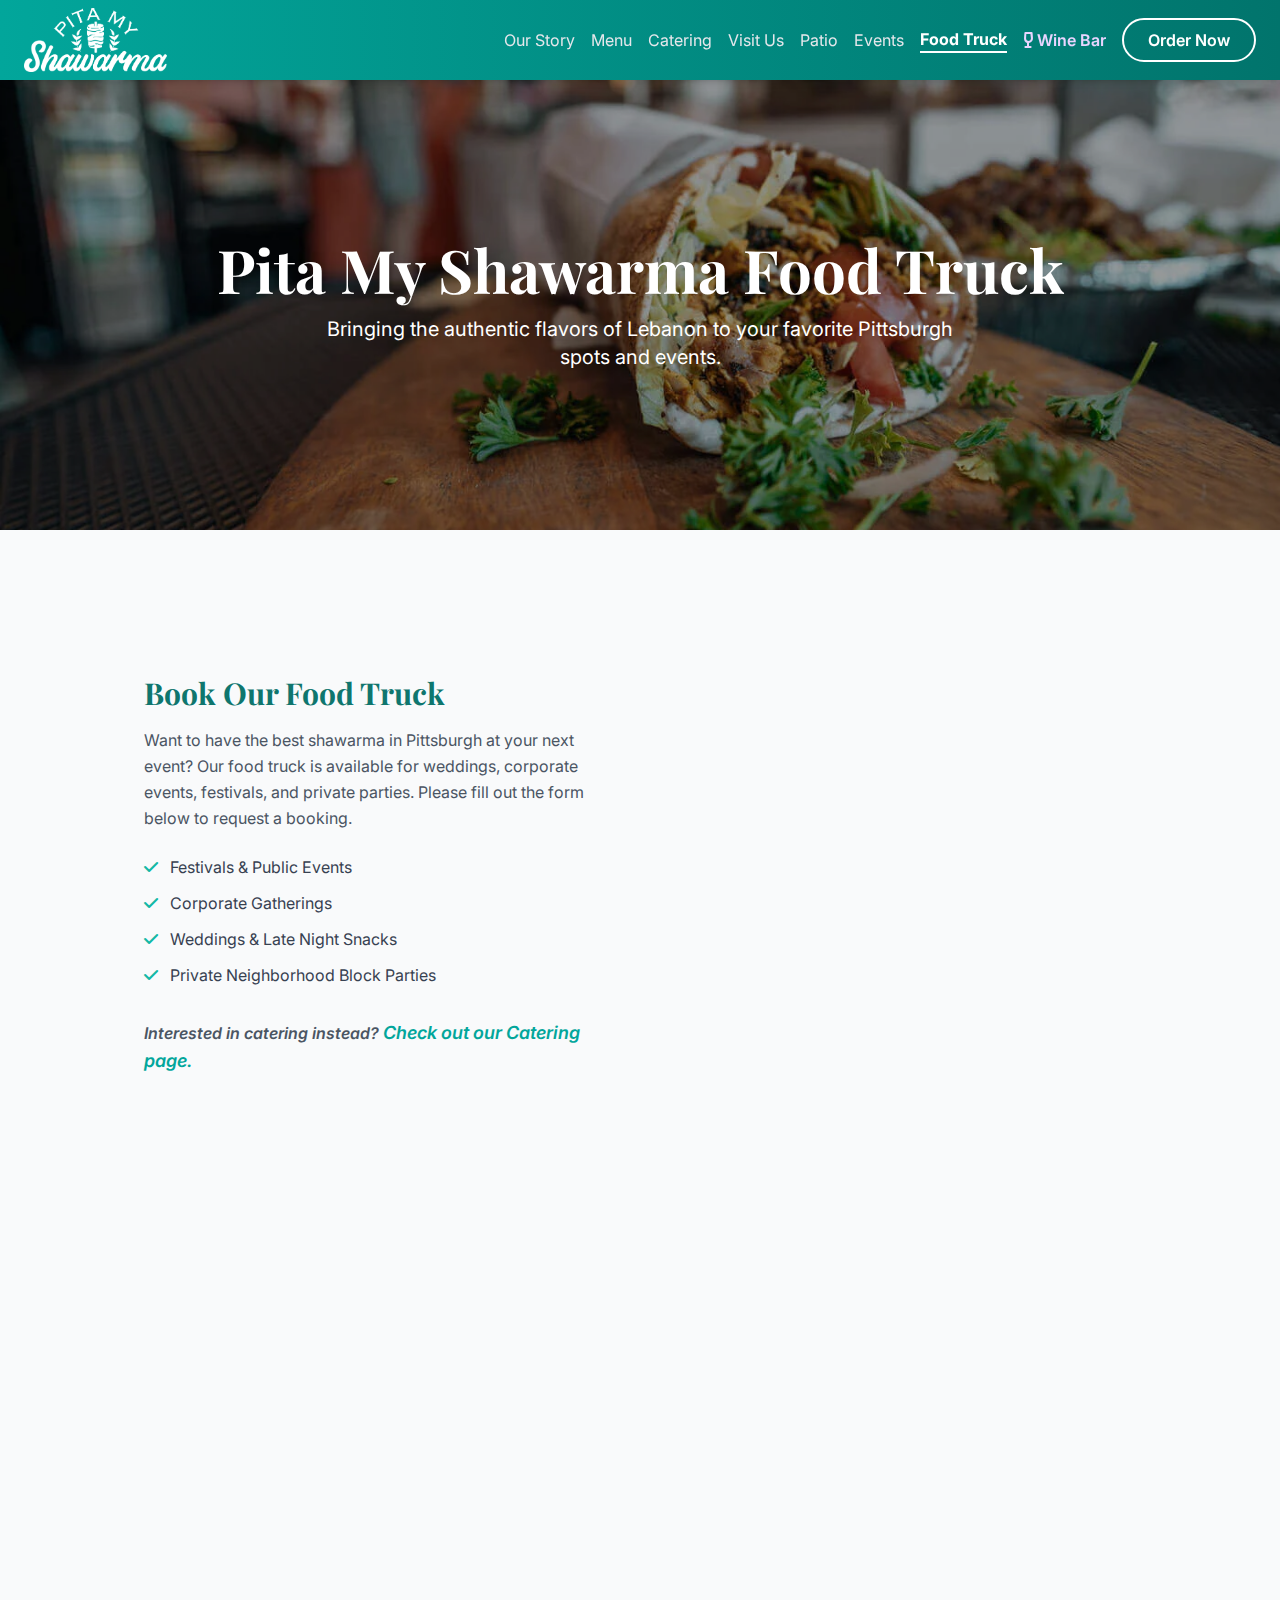
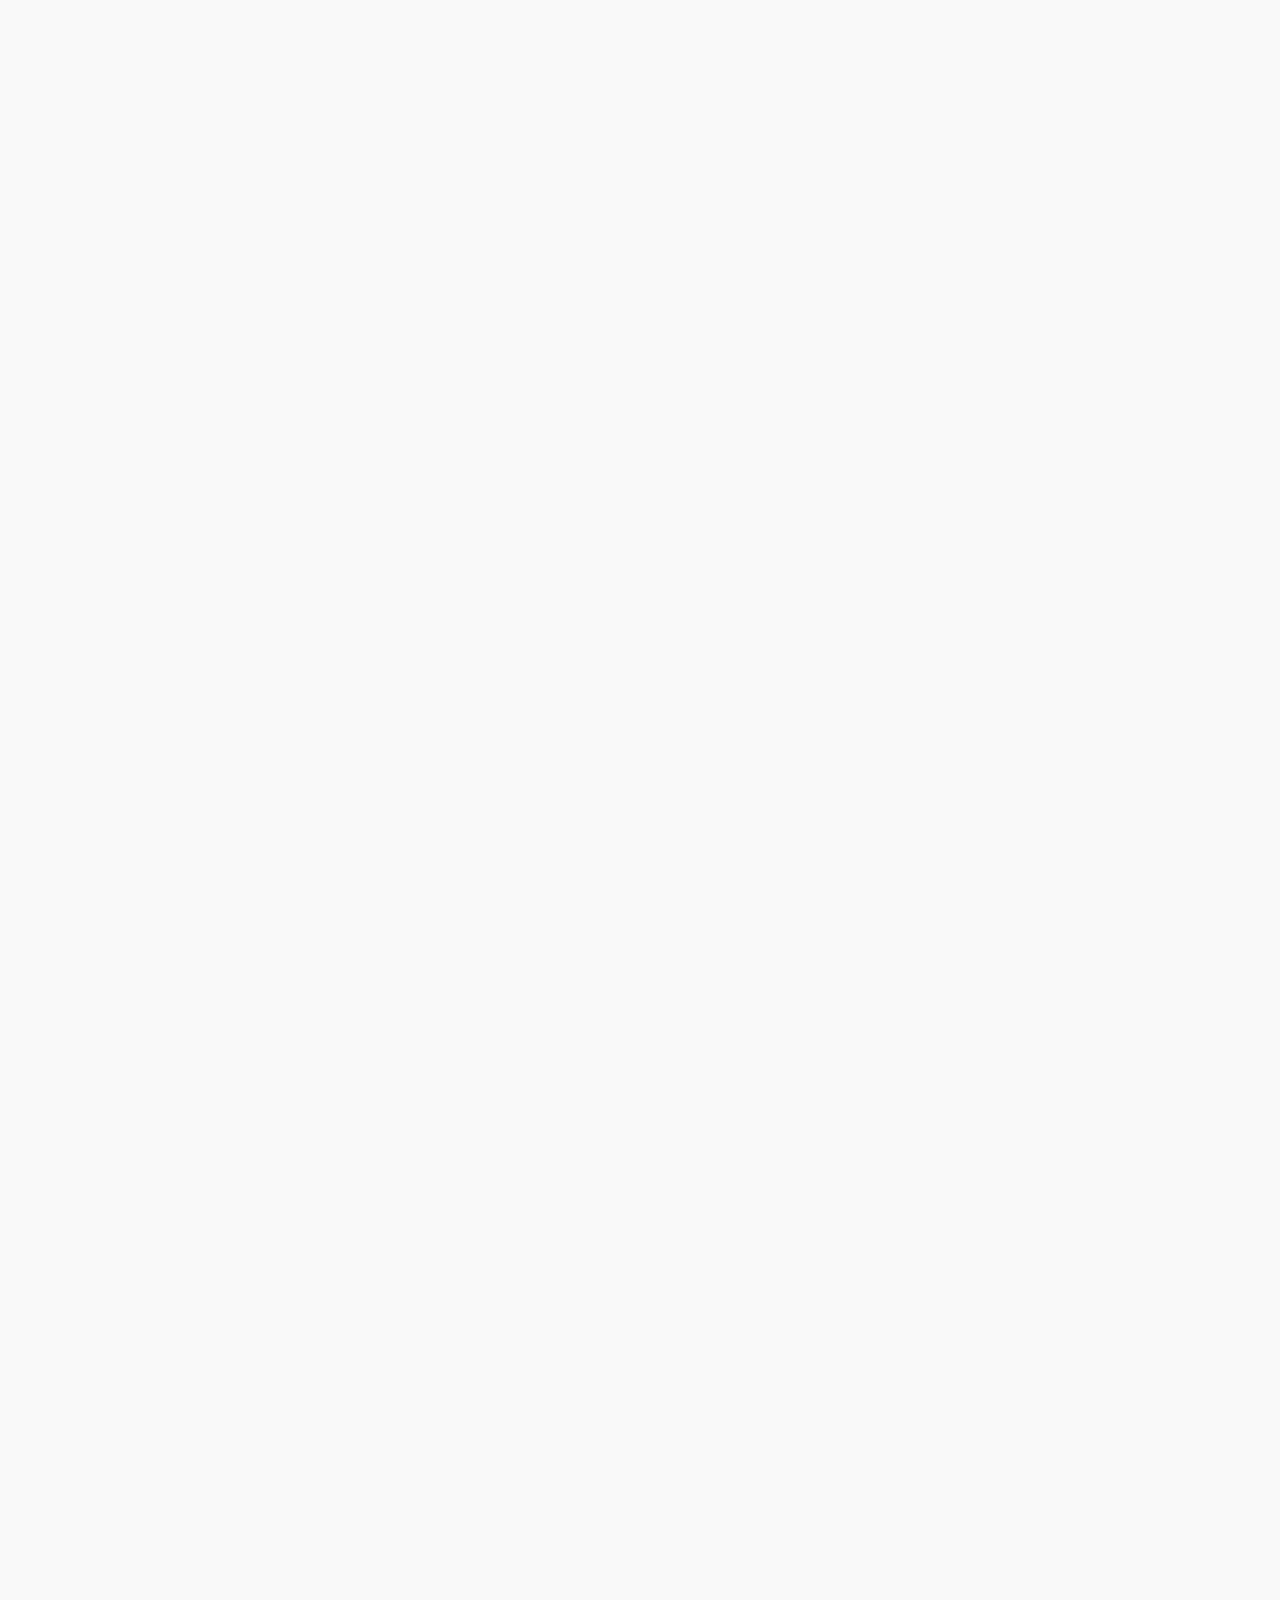
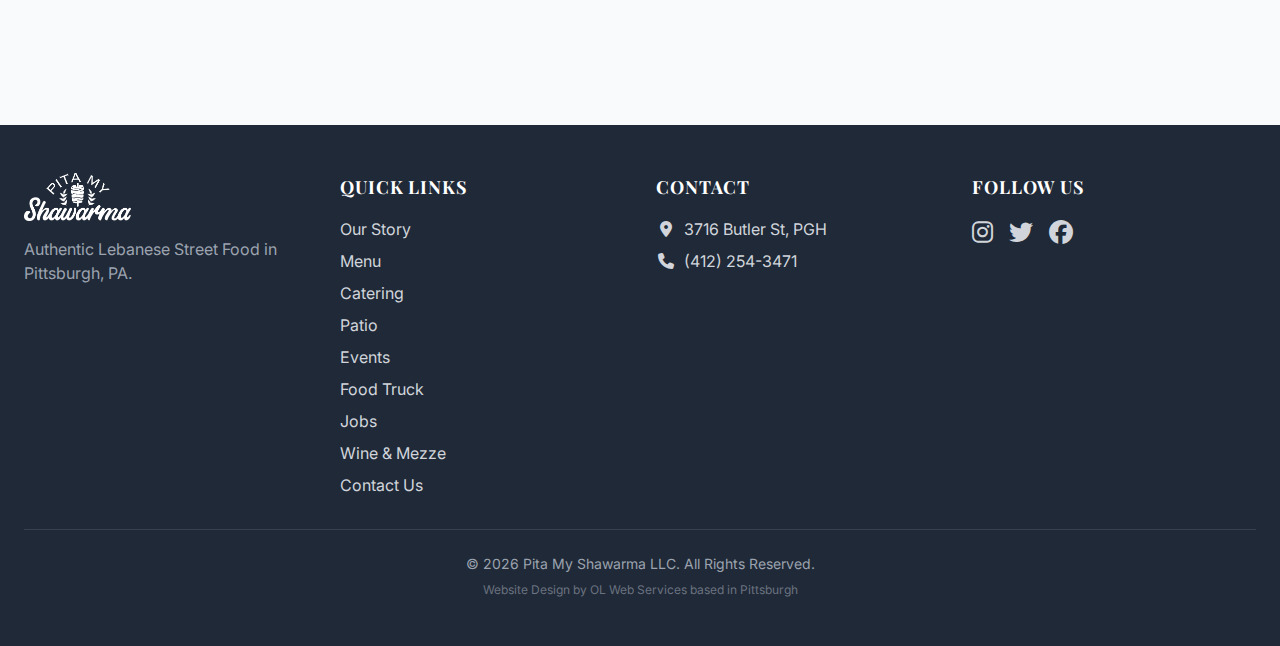
<file: food-truck.html>
<!DOCTYPE html>
<html lang="en">

<head>
    <meta charset="UTF-8">
    <meta name="viewport" content="width=device-width, initial-scale=1.0">
    <title>Food Truck - Pita My Shawarma | Authentic Lebanese Food</title>
    <meta name="description"
        content="Book the Pita My Shawarma food truck for your next event in Pittsburgh. Authentic Lebanese shawarma, falafel, and more on wheels.">
    <meta name="keywords"
        content="food truck, pittsburgh, lebanese food, events, party food, shawarma, falafel, catering truck">

    <!-- Fonts -->
    <link rel="preconnect" href="https://fonts.googleapis.com">
    <link rel="preconnect" href="https://fonts.gstatic.com" crossorigin>
    <link href="https://fonts.googleapis.com/css2?family=Roboto+Condensed:wght@300;400;700&display=swap"
        rel="stylesheet">
    <link rel="stylesheet" href="css/output.css">
    <link rel="stylesheet" href="css/styles.css">
    <link rel="stylesheet" href="https://cdnjs.cloudflare.com/ajax/libs/font-awesome/6.5.1/css/all.min.css">
</head>

<body>

    <!-- Header -->
    <div id="global-header"></div>

    <!-- Hero -->
    <div class="relative h-[50vh] flex items-center justify-center text-white text-center">
        <div class="absolute inset-0 bg-black">
            <img src="img/shawarma-pittsburgh-food.webp" class="w-full h-full object-cover opacity-60"
                alt="Pita My Shawarma Food">
        </div>
        <div class="relative z-10 px-4 reveal-on-scroll">
            <h1 class="text-5xl md:text-6xl font-display font-bold mb-4">Pita My Shawarma Food Truck</h1>
            <p class="text-xl max-w-2xl mx-auto">Bringing the authentic flavors of Lebanon to your favorite Pittsburgh
                spots and events.</p>
        </div>
    </div>

    <!-- Content -->
    <div class="container mx-auto px-4 py-16 max-w-5xl">
        <div class="grid md:grid-cols-2 gap-12 items-center mb-16">
            <div class="reveal-on-scroll">
                <h2 class="text-3xl font-display font-bold text-teal-700 mb-4">Book Our Food Truck</h2>
                <p class="text-gray-600 mb-6 leading-relaxed">
                    Want to have the best shawarma in Pittsburgh at your next event? Our food truck is available for
                    weddings, corporate events, festivals, and private parties. Please fill out the form below to
                    request a booking.
                </p>
                <ul class="space-y-3 text-gray-700 mb-8">
                    <li><i class="fas fa-check text-teal-500 mr-2"></i> Festivals & Public Events</li>
                    <li><i class="fas fa-check text-teal-500 mr-2"></i> Corporate Gatherings</li>
                    <li><i class="fas fa-check text-teal-500 mr-2"></i> Weddings & Late Night Snacks</li>
                    <li><i class="fas fa-check text-teal-500 mr-2"></i> Private Neighborhood Block Parties</li>
                </ul>
                <p class="text-gray-600 mb-4 font-semibold italic">Interested in catering instead? <a
                        href="catering.html" class="text-brand-teal hover:underline text-lg">Check out our Catering
                        page.</a></p>
            </div>
            <div
                class="glass-panel p-4 bg-white -rotate-2 hover:rotate-0 transition-transform duration-500 reveal-on-scroll">
                <img src="img/freshfood.webp" alt="Fresh Shawarma" loading="lazy"
                    class="rounded-lg w-full h-full object-cover">
            </div>
        </div>

        <!-- Google Form -->
        <div class="w-full max-w-4xl mx-auto mb-16 reveal-on-scroll">
            <div class="bg-white rounded-xl shadow-lg p-2 md:p-6">
                <h3 class="text-2xl font-display font-bold text-teal-700 mb-6 text-center">Food Truck Inquiry Form</h3>
                <div class="flex justify-center">
                    <iframe
                        src="https://docs.google.com/forms/d/e/1FAIpQLSfCQAzrzl4ZAiE_9_bXHeOr3EEbT50Lscdb6pBX1YfJCNLghA/viewform?embedded=true"
                        width="640" height="1550" frameborder="0" marginheight="0" marginwidth="0"
                        class="w-full max-w-[640px]" loading="lazy">Loading…</iframe>
                </div>
            </div>
        </div>

        <!-- FAQ or Info -->
        <div class="bg-white rounded-xl shadow-lg p-8 md:p-12 reveal-on-scroll">
            <h3 class="text-2xl font-display font-bold text-gray-800 mb-6 text-center">Food Truck Information</h3>
            <div class="grid md:grid-cols-3 gap-8 text-center">
                <div>
                    <div
                        class="w-12 h-12 bg-teal-100 text-teal-600 rounded-full flex items-center justify-center mx-auto mb-4 text-xl">
                        <i class="fas fa-calendar-alt"></i>
                    </div>
                    <h4 class="font-bold mb-2">Booking Lead Time</h4>
                    <p class="text-gray-600 text-sm">We recommend booking at least 2-4 weeks in advance, especially for
                        weekend events during the summer.</p>
                </div>
                <div>
                    <div
                        class="w-12 h-12 bg-teal-100 text-teal-600 rounded-full flex items-center justify-center mx-auto mb-4 text-xl">
                        <i class="fas fa-map-marker-alt"></i>
                    </div>
                    <h4 class="font-bold mb-2">Service Area</h4>
                    <p class="text-gray-600 text-sm">Our food truck serves the greater Pittsburgh area and surrounding
                        suburbs.</p>
                </div>
                <div>
                    <div
                        class="w-12 h-12 bg-teal-100 text-teal-600 rounded-full flex items-center justify-center mx-auto mb-4 text-xl">
                        <i class="fas fa-utensils"></i>
                    </div>
                    <h4 class="font-bold mb-2">Menu Options</h4>
                    <p class="text-gray-600 text-sm">We offer a customizable menu for the food truck to fit your event's
                        needs.</p>
                </div>
            </div>
        </div>
    </div>

    <!-- Footer -->
    <div id="global-footer"></div>
    <script src="js/components.js"></script>
    <script>
        loadHeader('food-truck.html', 'standard');
    </script>


    <script>
        const scrollElements = document.querySelectorAll('.reveal-on-scroll');
        const elementInView = (el, dividend = 1) => {
            const elementTop = el.getBoundingClientRect().top;
            return (elementTop <= (window.innerHeight || document.documentElement.clientHeight) / dividend);
        };
        const handleScrollAnimation = () => {
            scrollElements.forEach((el) => {
                if (elementInView(el, 1.25)) el.classList.add('is-visible');
            });
        };
        window.addEventListener('scroll', handleScrollAnimation);
        handleScrollAnimation();
    </script>
</body>

</html>
</file>
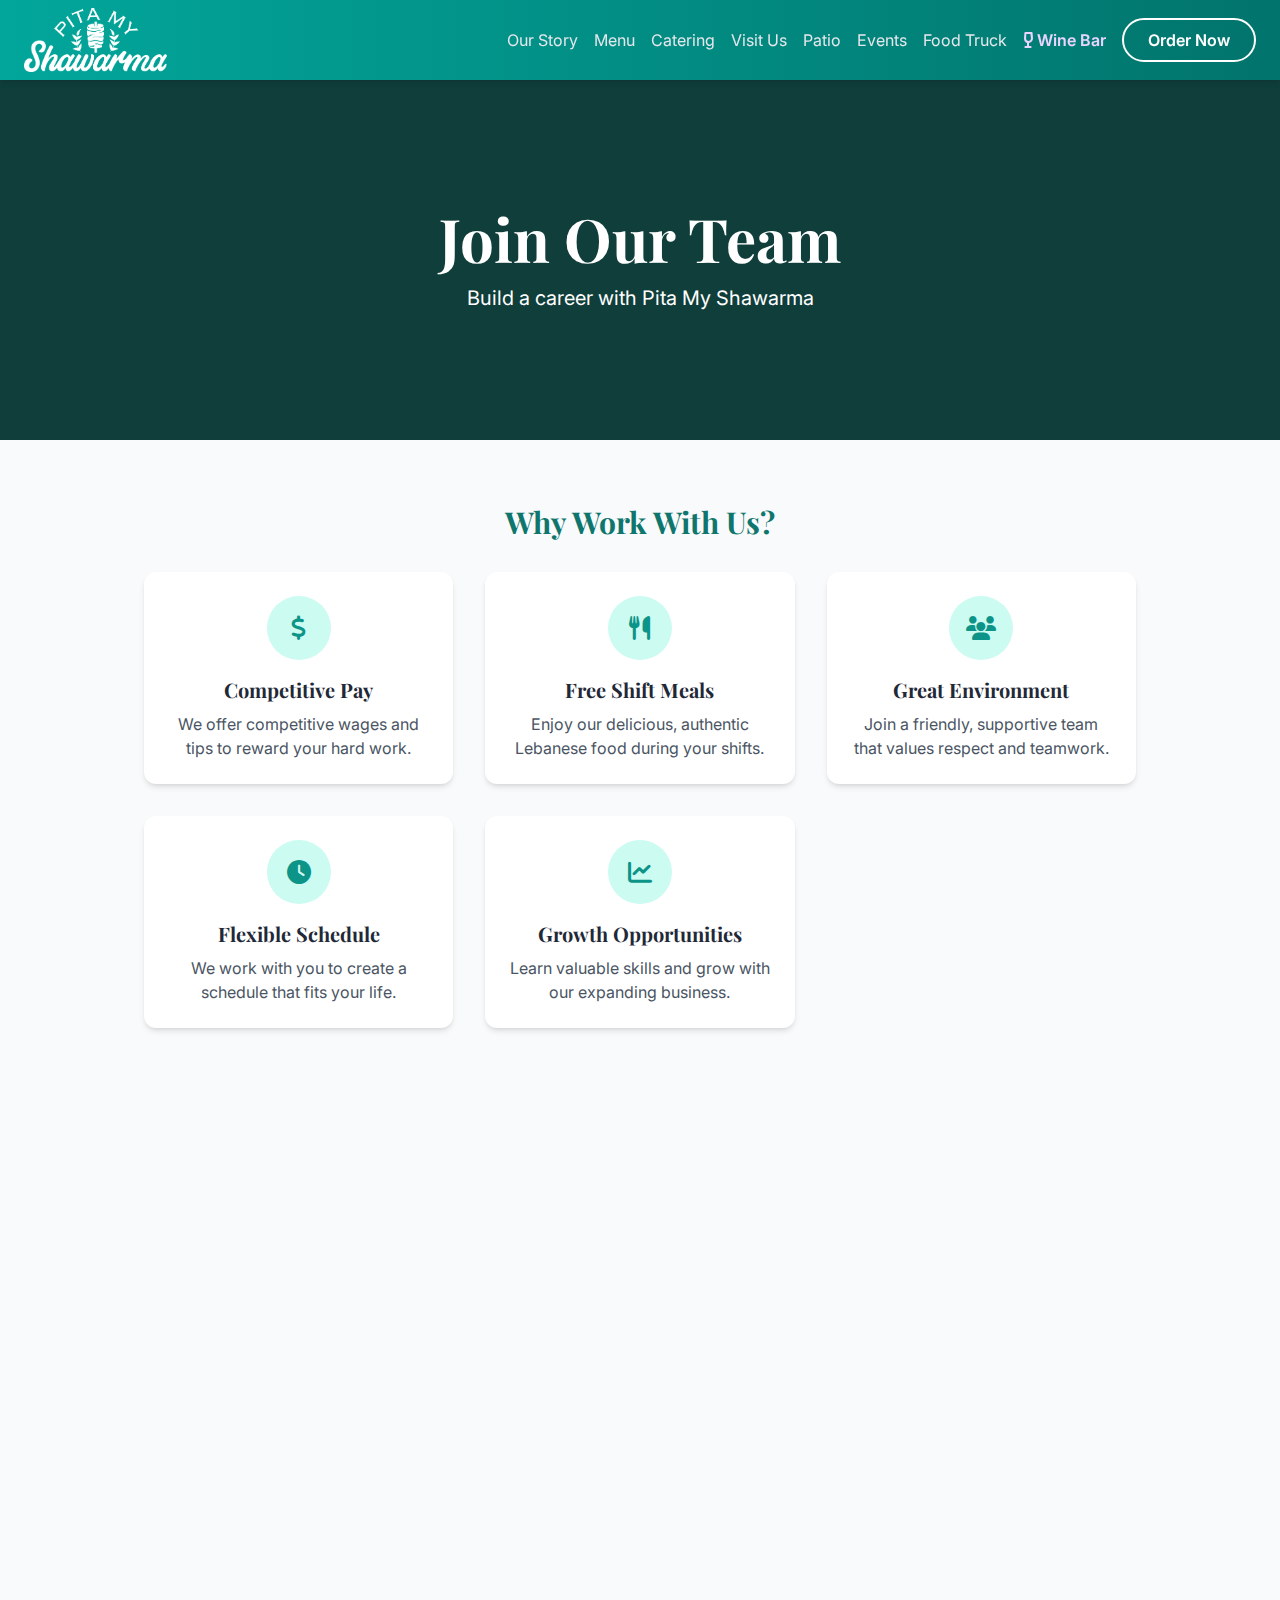
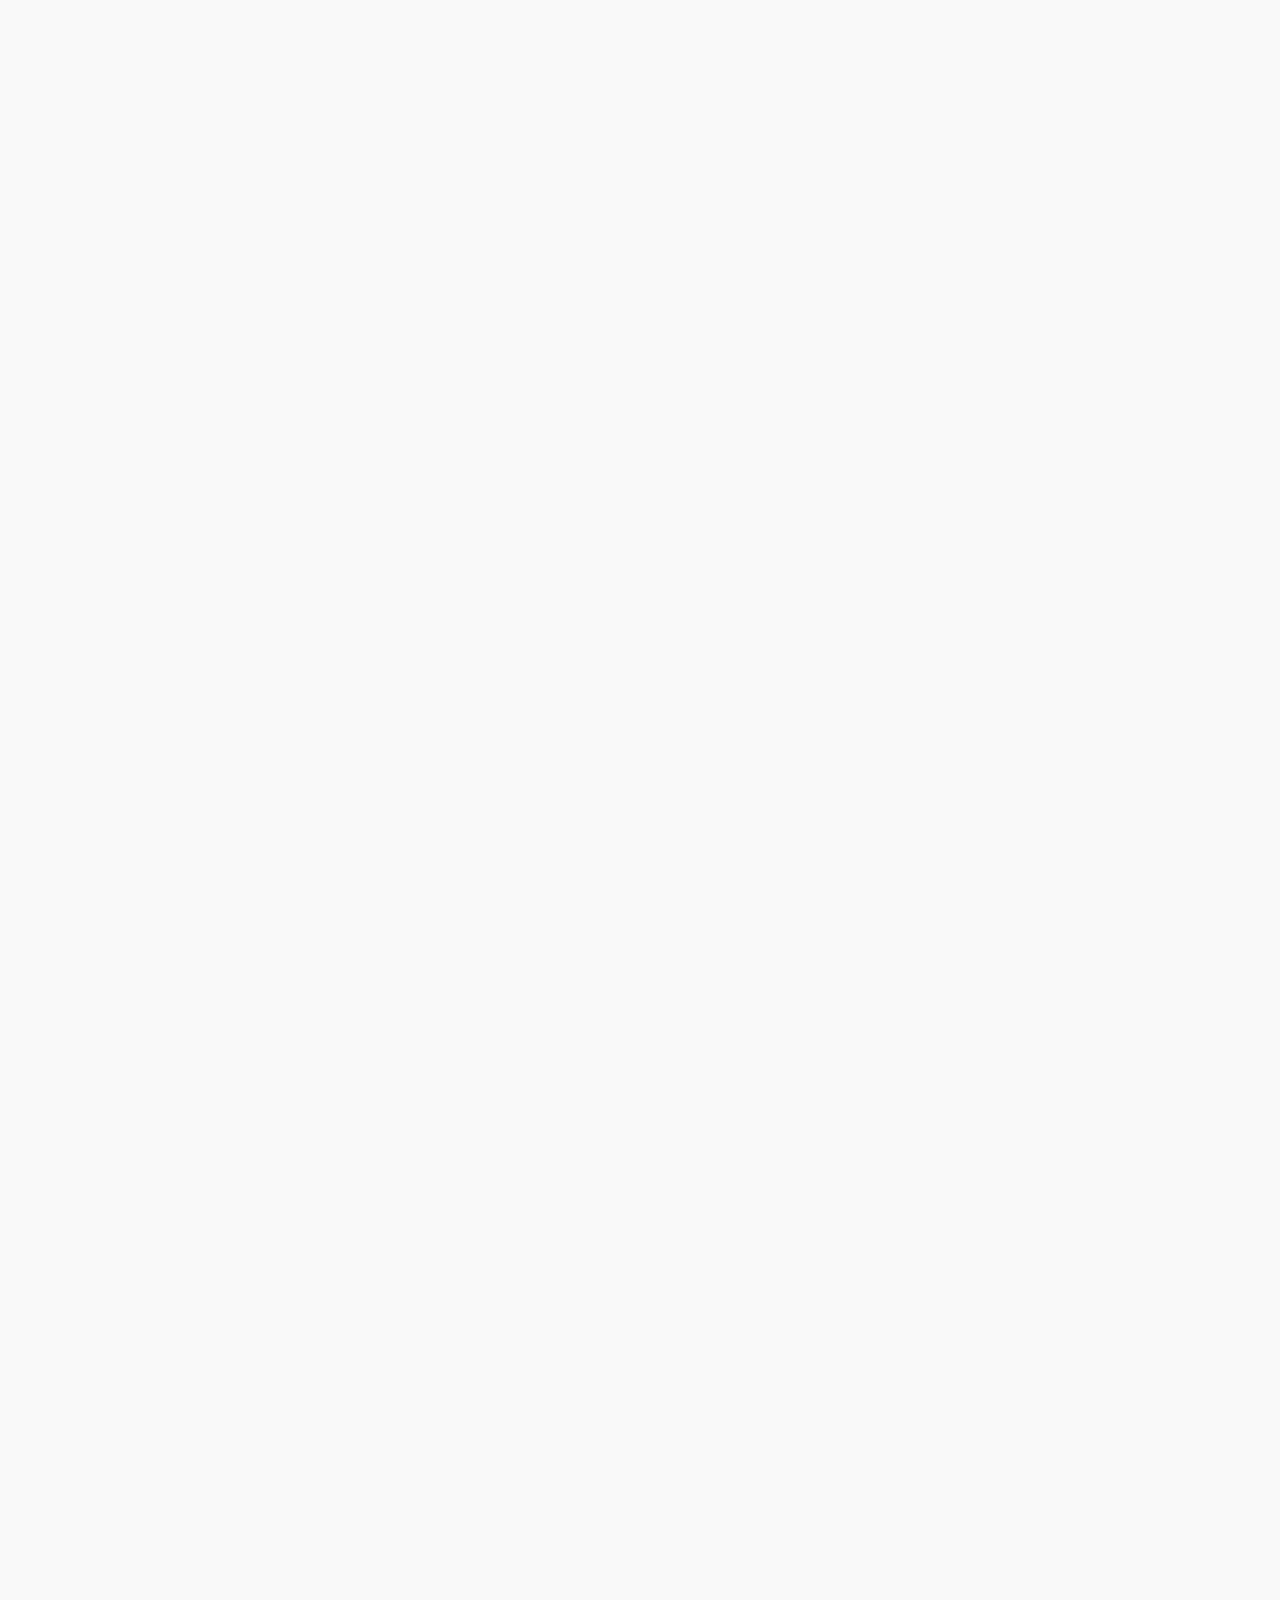
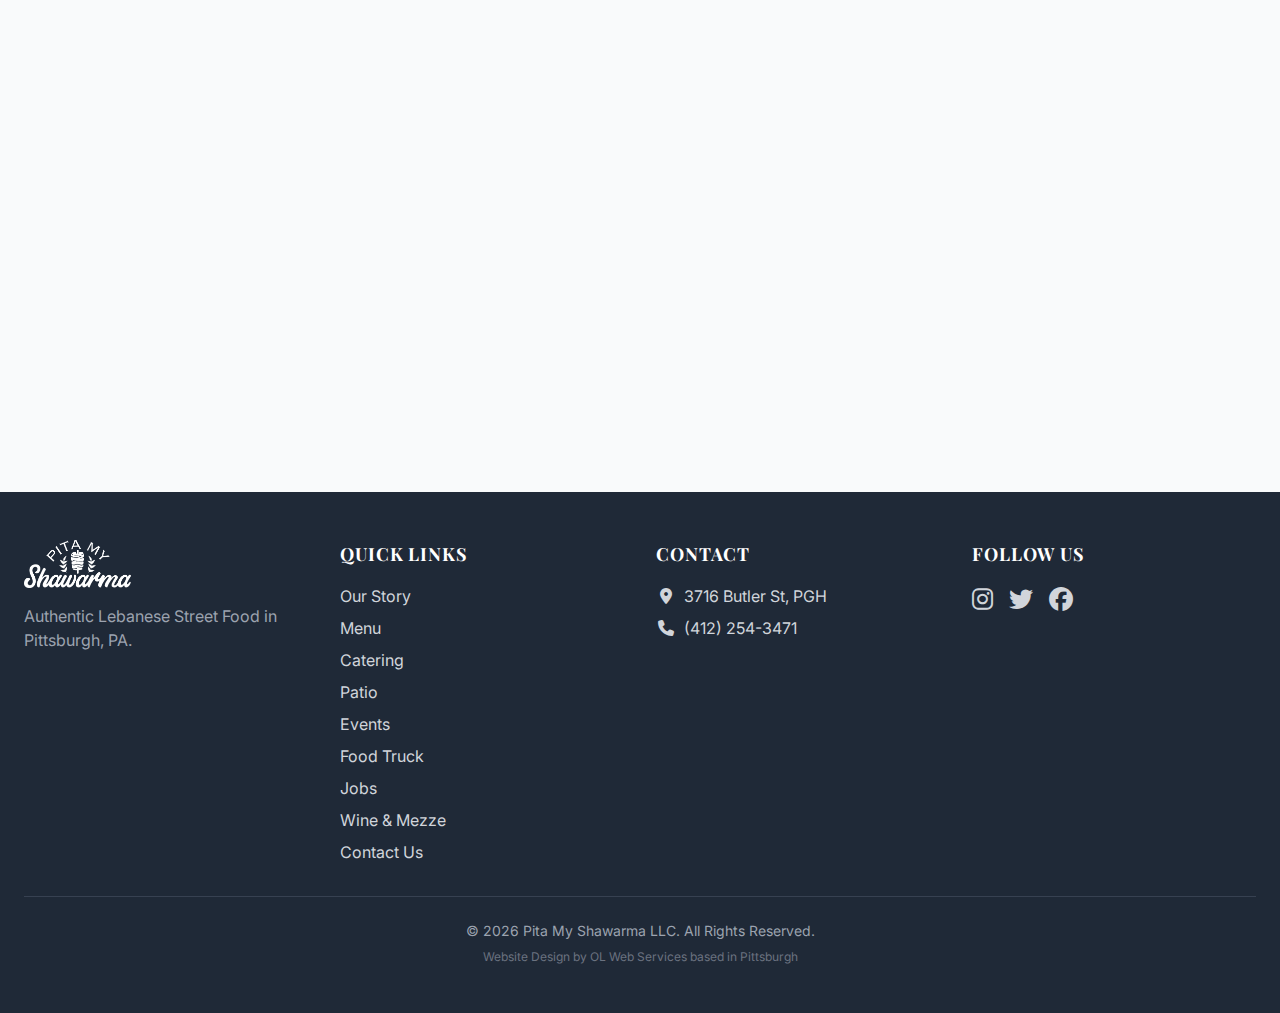
<file: jobs.html>
<!DOCTYPE html>
<html lang="en">

<head>
    <meta charset="UTF-8">
    <meta name="viewport" content="width=device-width, initial-scale=1.0">    
    <!-- Theme Color for Browsers -->
    <meta name="theme-color" content="#02a69b">
    <meta name="msapplication-TileColor" content="#02a69b">
    <meta name="apple-mobile-web-app-status-bar-style" content="black-translucent">
    <title>Careers - Pita My Shawarma | Join Our Team</title>
    <meta name="description"
        content="Join the Pita My Shawarma team in Pittsburgh! Competitive pay, free meals, and a great work environment. Apply online today.">
    <meta name="keywords" content="jobs, careers, employment, pittsburgh, restaurant jobs, hiring, lawrenceville">
    <link rel="stylesheet" href="css/output.css">
    <link rel="stylesheet" href="css/styles.css">
    <link rel="stylesheet" href="css/order-modal.css">
    <link rel="stylesheet" href="https://cdnjs.cloudflare.com/ajax/libs/font-awesome/6.5.1/css/all.min.css">
</head>

<body>

    <!-- Header -->
    <div id="global-header"></div>

    <!-- Hero -->
    <div class="relative h-[40vh] flex items-center justify-center text-white text-center">
        <div class="absolute inset-0 bg-black">
            <!-- Reuse an existing image or a solid color if no specific image is available, defaulting to a dark overlay -->
            <div class="w-full h-full bg-teal-900 opacity-80"></div>
        </div>
        <div class="relative z-10 px-4 reveal-on-scroll">
            <h1 class="text-5xl md:text-6xl font-display font-bold mb-4">Join Our Team</h1>
            <p class="text-xl max-w-2xl mx-auto">Build a career with Pita My Shawarma</p>
        </div>
    </div>

    <!-- Content -->
    <div class="container mx-auto px-4 py-16 max-w-5xl">

        <!-- Benefits Section -->
        <div class="mb-16 reveal-on-scroll">
            <h2 class="text-3xl font-display font-bold text-teal-700 mb-8 text-center">Why Work With Us?</h2>
            <div class="grid md:grid-cols-3 gap-8">
                <!-- Benefit 1 -->
                <div
                    class="bg-white p-6 rounded-xl shadow-md text-center hover:-translate-y-1 transition-transform duration-300">
                    <div
                        class="w-16 h-16 bg-teal-100 text-teal-600 rounded-full flex items-center justify-center mx-auto mb-4 text-2xl">
                        <i class="fas fa-dollar-sign"></i>
                    </div>
                    <h3 class="text-xl font-bold mb-2">Competitive Pay</h3>
                    <p class="text-gray-600">We offer competitive wages and tips to reward your hard work.</p>
                </div>

                <!-- Benefit 2 -->
                <div
                    class="bg-white p-6 rounded-xl shadow-md text-center hover:-translate-y-1 transition-transform duration-300">
                    <div
                        class="w-16 h-16 bg-teal-100 text-teal-600 rounded-full flex items-center justify-center mx-auto mb-4 text-2xl">
                        <i class="fas fa-utensils"></i>
                    </div>
                    <h3 class="text-xl font-bold mb-2">Free Shift Meals</h3>
                    <p class="text-gray-600">Enjoy our delicious, authentic Lebanese food during your shifts.</p>
                </div>

                <!-- Benefit 3 -->
                <div
                    class="bg-white p-6 rounded-xl shadow-md text-center hover:-translate-y-1 transition-transform duration-300">
                    <div
                        class="w-16 h-16 bg-teal-100 text-teal-600 rounded-full flex items-center justify-center mx-auto mb-4 text-2xl">
                        <i class="fas fa-users"></i>
                    </div>
                    <h3 class="text-xl font-bold mb-2">Great Environment</h3>
                    <p class="text-gray-600">Join a friendly, supportive team that values respect and teamwork.</p>
                </div>

                <!-- Benefit 4 -->
                <div
                    class="bg-white p-6 rounded-xl shadow-md text-center hover:-translate-y-1 transition-transform duration-300">
                    <div
                        class="w-16 h-16 bg-teal-100 text-teal-600 rounded-full flex items-center justify-center mx-auto mb-4 text-2xl">
                        <i class="fas fa-clock"></i>
                    </div>
                    <h3 class="text-xl font-bold mb-2">Flexible Schedule</h3>
                    <p class="text-gray-600">We work with you to create a schedule that fits your life.</p>
                </div>

                <!-- Benefit 5 -->
                <div
                    class="bg-white p-6 rounded-xl shadow-md text-center hover:-translate-y-1 transition-transform duration-300">
                    <div
                        class="w-16 h-16 bg-teal-100 text-teal-600 rounded-full flex items-center justify-center mx-auto mb-4 text-2xl">
                        <i class="fas fa-chart-line"></i>
                    </div>
                    <h3 class="text-xl font-bold mb-2">Growth Opportunities</h3>
                    <p class="text-gray-600">Learn valuable skills and grow with our expanding business.</p>
                </div>
            </div>
        </div>

        <!-- Google Form -->
        <div class="w-full max-w-4xl mx-auto mb-16 reveal-on-scroll">
            <div class="bg-white rounded-xl shadow-lg p-2 md:p-6">
                <h3 class="text-2xl font-display font-bold text-teal-700 mb-6 text-center">Apply Now</h3>
                <div class="flex justify-center">
                    <!-- Note: Corrected the URL from formResponse to viewform for embedding -->
                    <iframe
                        src="https://docs.google.com/forms/d/e/1FAIpQLSe0Gz9WWNqZErb4R8gWLjIgh4OxdTtr5fY7g2fxhofrvy-rWw/viewform?embedded=true"
                        width="640" height="2368" frameborder="0" marginheight="0" marginwidth="0"
                        class="w-full max-w-[640px]" loading="lazy">Loading…</iframe>
                </div>
            </div>
        </div>

    </div>

    <!-- Footer -->
    <div id="global-footer"></div>
    <script src="js/order-modal.js"></script>
    <script src="js/components.js"></script>
    <script>
        loadHeader('jobs.html', 'standard');
    </script>


    <script>
        const scrollElements = document.querySelectorAll('.reveal-on-scroll');
        const elementInView = (el, dividend = 1) => {
            const elementTop = el.getBoundingClientRect().top;
            return (elementTop <= (window.innerHeight || document.documentElement.clientHeight) / dividend);
        };
        const handleScrollAnimation = () => {
            scrollElements.forEach((el) => {
                if (elementInView(el, 1.25)) el.classList.add('is-visible');
            });
        };
        window.addEventListener('scroll', handleScrollAnimation);
        handleScrollAnimation();
    </script>
</body>

</html>
</file>
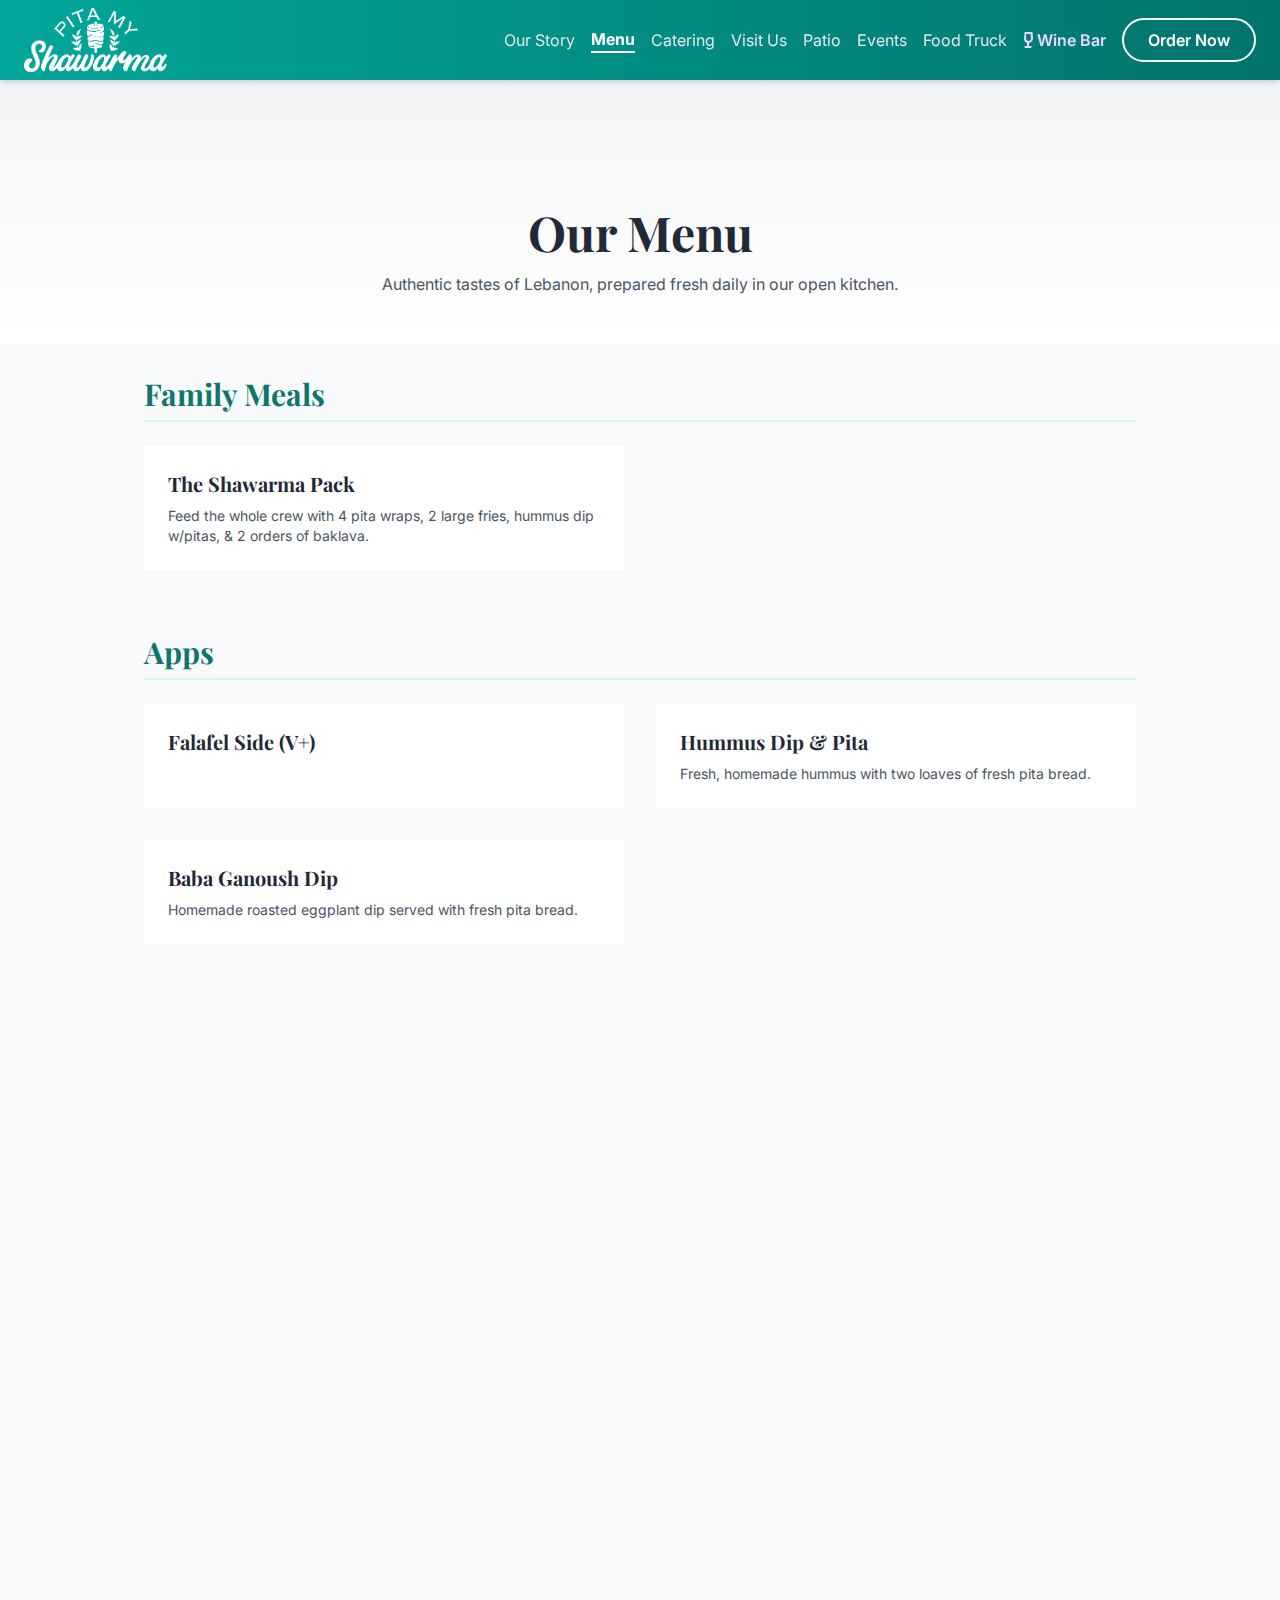
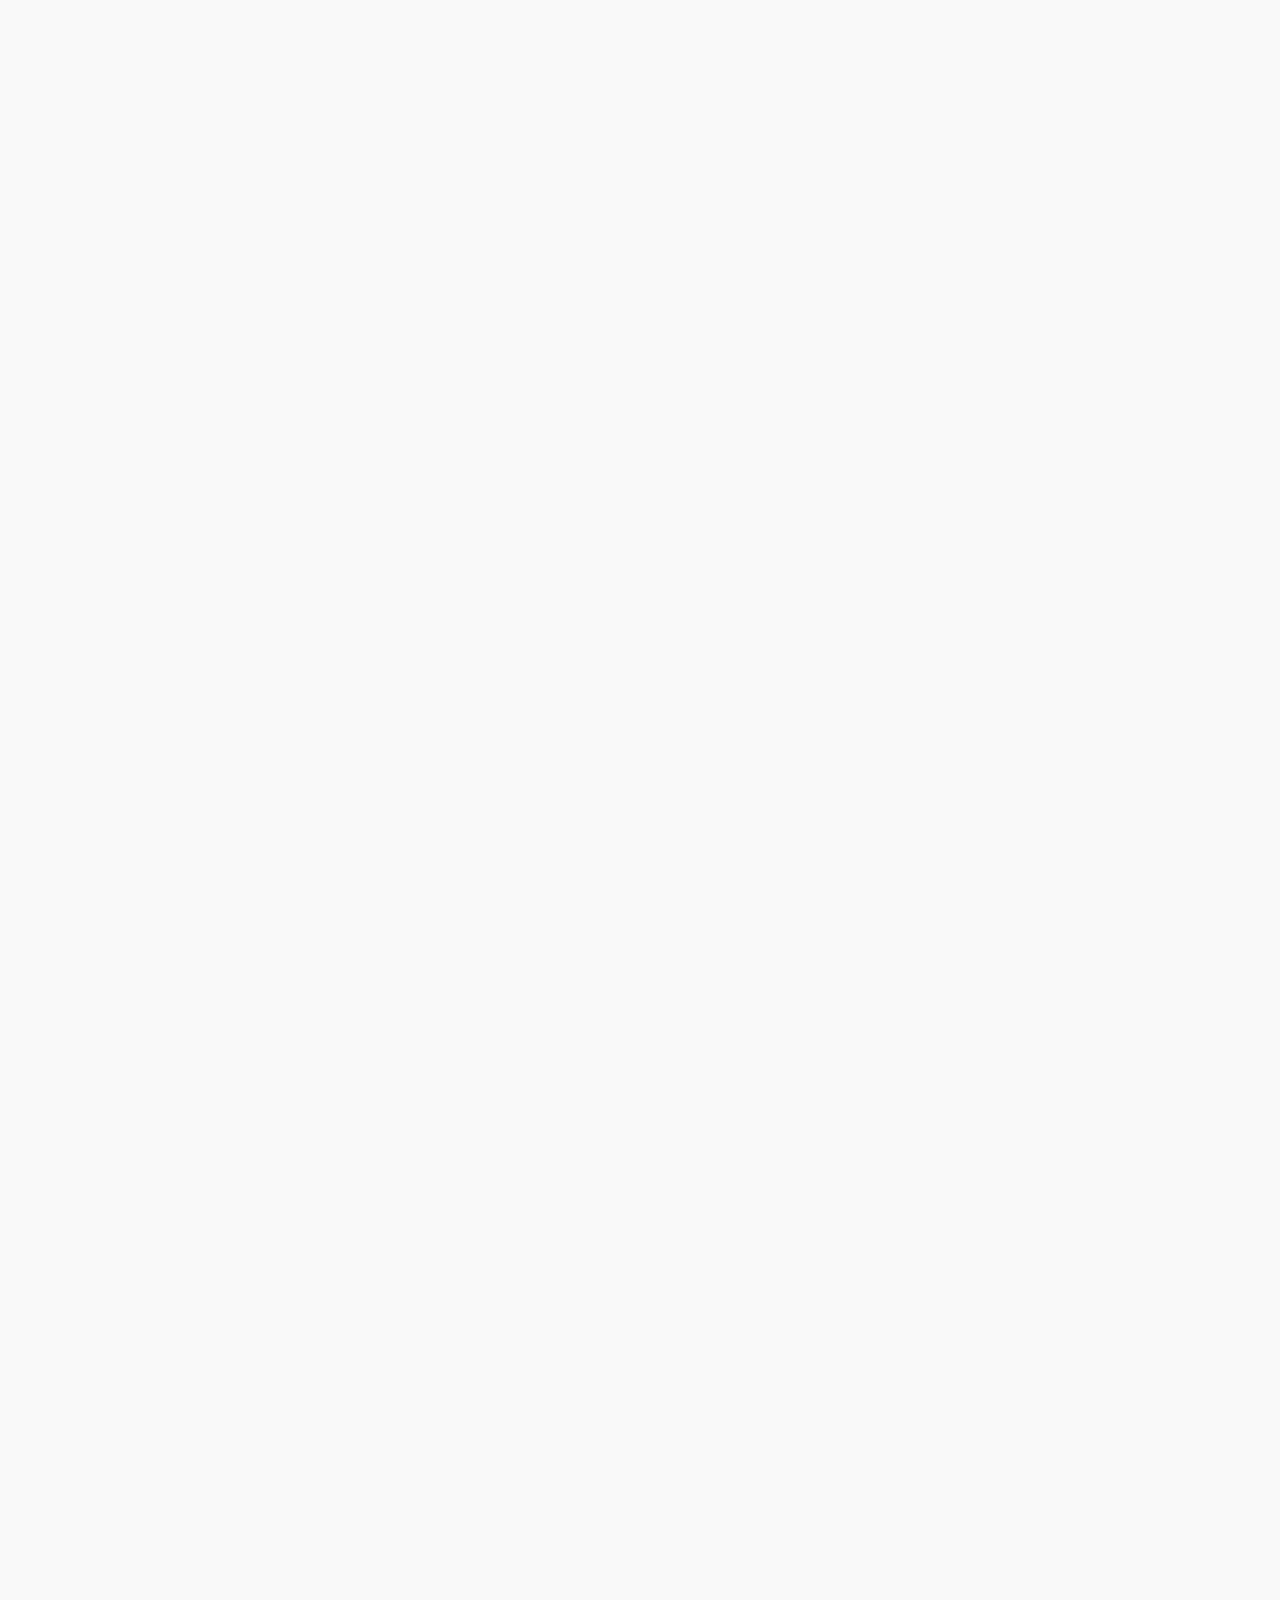
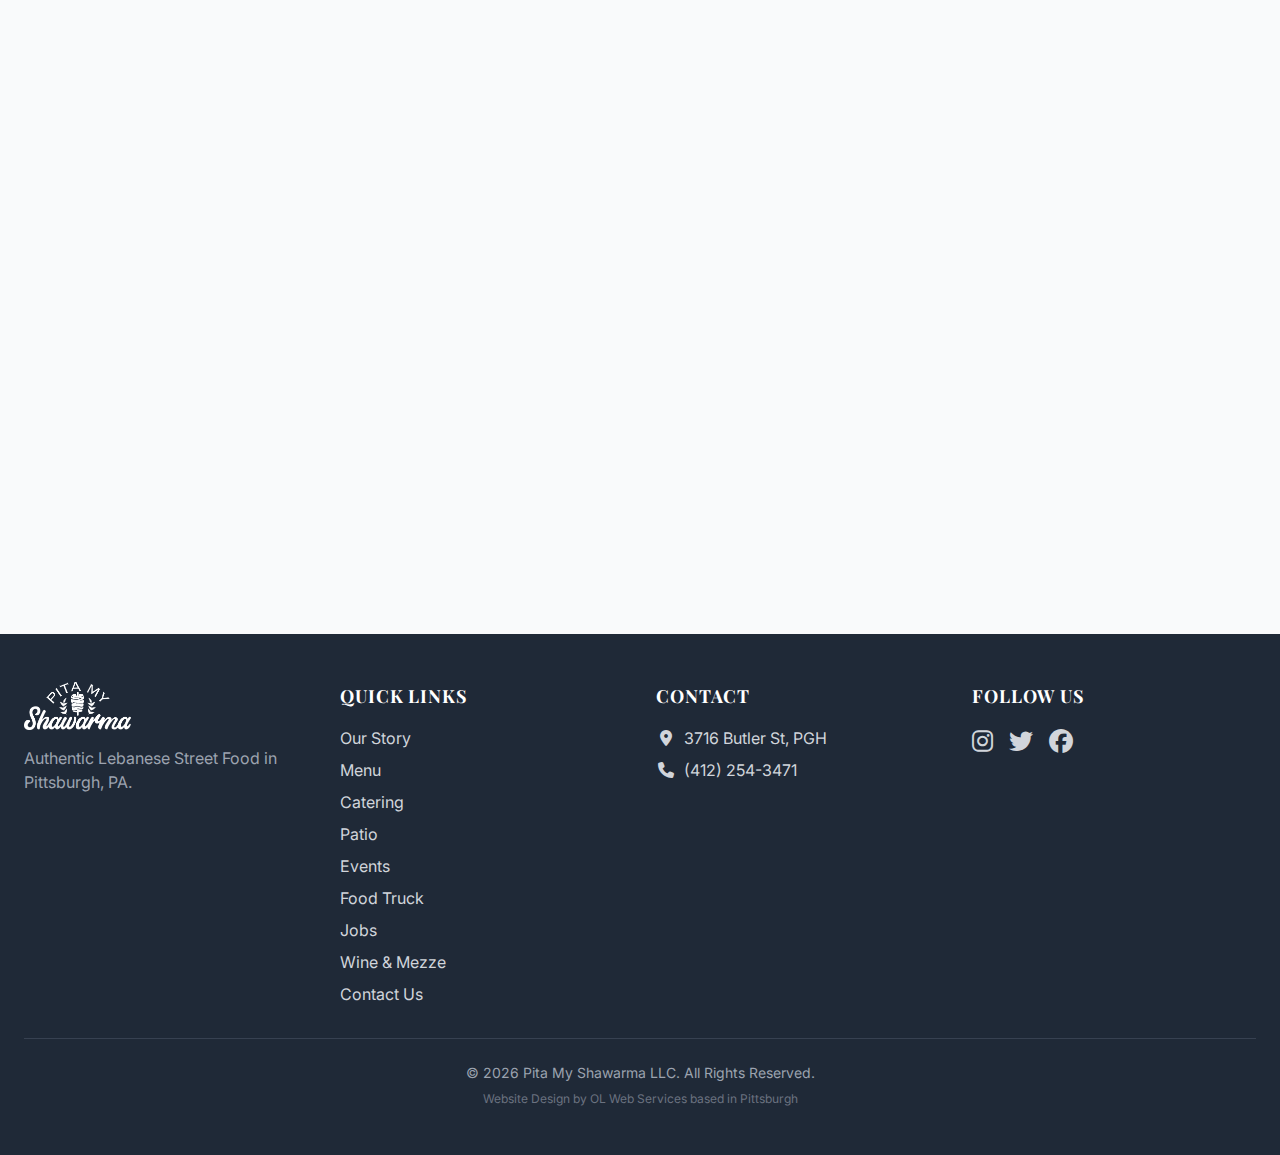
<file: menu.html>
<!DOCTYPE html>
<html lang="en">

<head>
    <meta charset="UTF-8">
    <meta name="viewport" content="width=device-width, initial-scale=1.0">
    <title>Menu | Chicken Shawarma, Falafel & Sides | Pittsburgh, PA</title>
    <meta name="description"
        content="View our full menu of halal chicken shawarma, vegan falafel, hummus, and pita wraps. Fresh ingredients made daily.">
    <meta name="keywords" content="menu, shawarma, falafel, hummus, pita wraps, pittsburgh food">
    <link rel="stylesheet" href="css/output.css">
    <link rel="stylesheet" href="css/styles.css">
    <link rel="stylesheet" href="css/order-modal.css">
    <link rel="stylesheet" href="https://cdnjs.cloudflare.com/ajax/libs/font-awesome/6.5.1/css/all.min.css">
</head>

<body>

    <!-- Header -->
    <!-- Header -->
    <div id="global-header"></div>

    <!-- Page Title -->
    <div class="pt-32 pb-12 bg-gradient-to-b from-gray-100 to-white text-center">
        <h1 class="text-5xl font-display font-bold text-gray-800 mb-4 animate-float">Our Menu</h1>
        <p class="text-gray-600 max-w-2xl mx-auto px-4">Authentic tastes of Lebanon, prepared fresh daily in our open
            kitchen.</p>
    </div>

    <!-- Menu Sections -->
    <div class="container mx-auto px-4 py-8 max-w-5xl">

        <!-- Family Meals -->
        <div class="mb-16 reveal-on-scroll">
            <h2 class="text-3xl font-display font-bold text-teal-700 mb-6 border-b-2 border-teal-100 pb-2">Family Meals
            </h2>
            <div class="grid md:grid-cols-2 gap-8">
                <div class="glass-panel p-6 bg-white hover:shadow-xl transition-all">
                    <h3 class="text-xl font-bold text-gray-800 mb-2">The Shawarma Pack</h3>
                    <p class="text-gray-600 text-sm">Feed the whole crew with 4 pita wraps, 2 large fries, hummus dip
                        w/pitas, & 2 orders of baklava.</p>
                </div>
            </div>
        </div>

        <!-- Apps -->
        <div class="mb-16 reveal-on-scroll">
            <h2 class="text-3xl font-display font-bold text-teal-700 mb-6 border-b-2 border-teal-100 pb-2">Apps</h2>
            <div class="grid md:grid-cols-2 gap-8">
                <div class="glass-panel p-6 bg-white hover:shadow-xl transition-all">
                    <h3 class="text-xl font-bold text-gray-800 mb-2">Falafel Side (V+)</h3>
                    <p class="text-gray-600 text-sm"></p>
                </div>
                <div class="glass-panel p-6 bg-white hover:shadow-xl transition-all">
                    <h3 class="text-xl font-bold text-gray-800 mb-2">Hummus Dip & Pita</h3>
                    <p class="text-gray-600 text-sm">Fresh, homemade hummus with two loaves of fresh pita bread.</p>
                </div>
                <div class="glass-panel p-6 bg-white hover:shadow-xl transition-all">
                    <h3 class="text-xl font-bold text-gray-800 mb-2">Baba Ganoush Dip</h3>
                    <p class="text-gray-600 text-sm">Homemade roasted eggplant dip served with fresh pita bread.</p>
                </div>
            </div>
        </div>

        <!-- Pita Wraps -->
        <div class="mb-16 reveal-on-scroll">
            <h2 class="text-3xl font-display font-bold text-teal-700 mb-6 border-b-2 border-teal-100 pb-2">Pita Wraps
            </h2>
            <div class="grid md:grid-cols-2 gap-8">
                <div class="glass-panel p-6 bg-white hover:shadow-xl transition-all">
                    <h3 class="text-xl font-bold text-gray-800 mb-2">Chicken Shawarma (Halal)</h3>
                    <p class="text-gray-600 text-sm">Fresh, hand stacked, & rotisserie shaven chicken in a pita wrap
                        with garlic (toum) sauce.</p>
                </div>
                <div class="glass-panel p-6 bg-white hover:shadow-xl transition-all">
                    <h3 class="text-xl font-bold text-gray-800 mb-2">Falafel Wrap (V+)</h3>
                    <p class="text-gray-600 text-sm">Fresh, made from scratch falafel in a pita wrap with a sesame
                        (tarator) sauce.</p>
                </div>
                <div class="glass-panel p-6 bg-white hover:shadow-xl transition-all">
                    <h3 class="text-xl font-bold text-gray-800 mb-2">Hummus Wrap (V)</h3>
                    <p class="text-gray-600 text-sm">Fresh, made from scratch hummus in a pita wrap with fresh veggies.
                    </p>
                </div>
                <div class="glass-panel p-6 bg-white hover:shadow-xl transition-all">
                    <h3 class="text-xl font-bold text-gray-800 mb-2">The Supreme Shawarma</h3>
                    <p class="text-gray-600 text-sm">You gotta try our manager's special! It adds feta, fries, rice,
                        sriracha aioli, & tomatoes to our classic chicken shawarma. It fills ya up to the brim.</p>
                </div>
                <div class="glass-panel p-6 bg-white hover:shadow-xl transition-all">
                    <h3 class="text-xl font-bold text-gray-800 mb-2">PGH Pita</h3>
                    <p class="text-gray-600 text-sm">Our classic chicken shawarma with our halloumi cheese fries and
                        hand-cut zataar fries added inside the wrap!</p>
                </div>
            </div>
        </div>

        <!-- Bowls & Salads -->
        <div class="mb-16 reveal-on-scroll">
            <h2 class="text-3xl font-display font-bold text-teal-700 mb-6 border-b-2 border-teal-100 pb-2">Bowls &
                Salads</h2>
            <div class="grid md:grid-cols-2 gap-8">
                <div class="glass-panel p-6 bg-white hover:shadow-xl transition-all">
                    <h3 class="text-xl font-bold text-gray-800 mb-2">Chicken Shawarma & Hummus (Halal)</h3>
                    <p class="text-gray-600 text-sm">Fresh, hand stacked, & rotisserie shaven chicken over hummus with
                        fresh veggies.</p>
                </div>
                <div class="glass-panel p-6 bg-white hover:shadow-xl transition-all">
                    <h3 class="text-xl font-bold text-gray-800 mb-2">Falafel & Hummus (V+)</h3>
                    <p class="text-gray-600 text-sm">Freshly made falafel over hummus with fresh veggies.</p>
                </div>
                <div class="glass-panel p-6 bg-white hover:shadow-xl transition-all">
                    <h3 class="text-xl font-bold text-gray-800 mb-2">Chicken Shawarma & Rice (Halal)</h3>
                    <p class="text-gray-600 text-sm">Fresh, hand stacked, & rotisserie shaven chicken over Lebanese rice
                        with fresh veggies and garlic (toum) sauce.</p>
                </div>
                <div class="glass-panel p-6 bg-white hover:shadow-xl transition-all">
                    <h3 class="text-xl font-bold text-gray-800 mb-2">Lebanese Salad</h3>
                    <p class="text-gray-600 text-sm">Our signature house salad with pita chips & our made from scratch
                        pomegranate vignette.</p>
                </div>
                <div class="glass-panel p-6 bg-white hover:shadow-xl transition-all">
                    <h3 class="text-xl font-bold text-gray-800 mb-2">Falafel & Rice (V+)</h3>
                    <p class="text-gray-600 text-sm">Freshly made falafel patties over Lebanese rice with fresh veggies
                        and our sesame (tarator) sauce.</p>
                </div>
            </div>
        </div>

        <!-- Fries -->
        <div class="mb-16 reveal-on-scroll">
            <h2 class="text-3xl font-display font-bold text-teal-700 mb-6 border-b-2 border-teal-100 pb-2">Fries</h2>
            <div class="grid md:grid-cols-2 gap-8">
                <div class="glass-panel p-6 bg-white hover:shadow-xl transition-all">
                    <h3 class="text-xl font-bold text-gray-800 mb-2">Loaded Chicken Shawarma Fries (Halal)</h3>
                    <p class="text-gray-600 text-sm">Rotisserie shaven chicken on a bed of hand-cut zaatar fries with
                        garlic sauce and parsley.</p>
                </div>
                <div class="glass-panel p-6 bg-white hover:shadow-xl transition-all">
                    <h3 class="text-xl font-bold text-gray-800 mb-2">Halloumi Cheese Fries</h3>
                    <p class="text-gray-600 text-sm">Deep fried milk cheese sticks with chili paste dipping sauce.
                        (Cheese is naturally saltier than normal).</p>
                </div>
                <div class="glass-panel p-6 bg-white hover:shadow-xl transition-all">
                    <h3 class="text-xl font-bold text-gray-800 mb-2">Hand-cut Zaatar Fries</h3>
                    <p class="text-gray-600 text-sm">Hand cut fries with sesame, thyme (zataar) seasoning and kosher
                        salt.</p>
                </div>
            </div>
        </div>

        <!-- Drinks -->
        <div class="mb-16 reveal-on-scroll">
            <h2 class="text-3xl font-display font-bold text-teal-700 mb-6 border-b-2 border-teal-100 pb-2">Drinks</h2>
            <div class="grid grid-cols-2 md:grid-cols-4 gap-4">
                <div class="p-4 bg-white rounded-lg shadow-sm text-center">
                    <h4 class="font-bold text-gray-800">Sprite Mexican Bottle</h4>
                </div>
                <div class="p-4 bg-white rounded-lg shadow-sm text-center">
                    <h4 class="font-bold text-gray-800">Topo Chico</h4>
                </div>
                <div class="p-4 bg-white rounded-lg shadow-sm text-center">
                    <h4 class="font-bold text-gray-800">Dasani Water</h4>
                </div>
                <div class="p-4 bg-white rounded-lg shadow-sm text-center">
                    <h4 class="font-bold text-gray-800">Vimto</h4>
                </div>
                <div class="p-4 bg-white rounded-lg shadow-sm text-center">
                    <h4 class="font-bold text-gray-800">Coca Cola Mexican Bottle</h4>
                </div>
                <div class="p-4 bg-white rounded-lg shadow-sm text-center">
                    <h4 class="font-bold text-gray-800">Fanta Bottle</h4>
                </div>
                <div class="p-4 bg-white rounded-lg shadow-sm text-center">
                    <h4 class="font-bold text-gray-800">San Panpellegrino</h4>
                </div>
                <div class="p-4 bg-white rounded-lg shadow-sm text-center">
                    <h4 class="font-bold text-gray-800">San Panpellegrino Large</h4>
                </div>
            </div>
        </div>

        <!-- Shop & Pantry -->
        <div class="mb-16 reveal-on-scroll">
            <h2 class="text-3xl font-display font-bold text-teal-700 mb-6 border-b-2 border-teal-100 pb-2">Pantry & Shop
            </h2>
            <div class="grid md:grid-cols-2 gap-8">
                <div class="glass-panel p-6 bg-white hover:shadow-xl transition-all">
                    <h3 class="text-xl font-bold text-gray-800 mb-2">Garlic Sauce (6 oz)</h3>
                    <p class="text-gray-600 text-sm">Our house-made garlic (toum) sauce - perfect for dipping or with
                        anything. Stored in a refrigerated container.</p>
                </div>
                <div class="glass-panel p-6 bg-white hover:shadow-xl transition-all">
                    <h3 class="text-xl font-bold text-gray-800 mb-2">Shawarma Spice Blend</h3>
                    <p class="text-gray-600 text-sm">Our proprietary, signature 7 spice blend (organic, vegan, & gluten
                        free) - add it on your favorite protien/veggies. 11 oz stored in a spice bottle. Available for
                        free shipping or pickup.</p>
                </div>
                <div class="glass-panel p-6 bg-white hover:shadow-xl transition-all">
                    <h3 class="text-xl font-bold text-gray-800 mb-2">Pomegranate Vinaigrette Dressing Jar</h3>
                    <p class="text-gray-600 text-sm">Our signature, house made pomegranate vinaigrette dressing with
                        Lebanese pomegranate molasses.</p>
                </div>
            </div>
        </div>

        <!-- Extras & Sides -->
        <div class="mb-16 reveal-on-scroll">
            <h2 class="text-3xl font-display font-bold text-teal-700 mb-6 border-b-2 border-teal-100 pb-2">Extras &
                Sides</h2>
            <div class="grid grid-cols-2 md:grid-cols-4 gap-4">
                <div class="p-4 bg-white rounded-lg shadow-sm text-center">
                    <h4 class="font-bold text-gray-800">Side Chicken Shawarma</h4>
                </div>
                <div class="p-4 bg-white rounded-lg shadow-sm text-center">
                    <h4 class="font-bold text-gray-800">Side Pita</h4>
                </div>
                <div class="p-4 bg-white rounded-lg shadow-sm text-center">
                    <h4 class="font-bold text-gray-800">Side Rice</h4>
                </div>
                <div class="p-4 bg-white rounded-lg shadow-sm text-center">
                    <h4 class="font-bold text-gray-800">Pita Chips</h4>
                </div>
                <div class="p-4 bg-white rounded-lg shadow-sm text-center">
                    <h4 class="font-bold text-gray-800">Side Garlic</h4>
                </div>
                <div class="p-4 bg-white rounded-lg shadow-sm text-center">
                    <h4 class="font-bold text-gray-800">Side Pomegranate Vinaigrette</h4>
                </div>
                <div class="p-4 bg-white rounded-lg shadow-sm text-center">
                    <h4 class="font-bold text-gray-800">Side Seasame</h4>
                </div>
                <div class="p-4 bg-white rounded-lg shadow-sm text-center">
                    <h4 class="font-bold text-gray-800">Side Chili Paste</h4>
                </div>
            </div>
        </div>

        <!-- Dessert -->
        <div class="mb-16 reveal-on-scroll">
            <h2 class="text-3xl font-display font-bold text-teal-700 mb-6 border-b-2 border-teal-100 pb-2">Dessert</h2>
            <div class="grid md:grid-cols-2 gap-8">
                <div class="glass-panel p-6 bg-white hover:shadow-xl transition-all">
                    <h3 class="text-xl font-bold text-gray-800 mb-2">Baklava</h3>
                    <p class="text-gray-600 text-sm">2 pieces of freshly made walnut baklava.</p>
                </div>
            </div>
        </div>
    </div>

    <!-- Footer -->
    <div id="global-footer"></div>
    <script src="js/order-modal.js"></script>
    <script src="js/components.js"></script>
    <script>
        loadHeader('menu.html', 'standard');
    </script>


    <script>
        // Reveal Animation
        const scrollElements = document.querySelectorAll('.reveal-on-scroll');
        const elementInView = (el, dividend = 1) => {
            const elementTop = el.getBoundingClientRect().top;
            return (elementTop <= (window.innerHeight || document.documentElement.clientHeight) / dividend);
        };
        const handleScrollAnimation = () => {
            scrollElements.forEach((el) => {
                if (elementInView(el, 1.25)) el.classList.add('is-visible');
            });
        };
        window.addEventListener('scroll', handleScrollAnimation);
        handleScrollAnimation();
    </script>
</body>

</html>
</file>
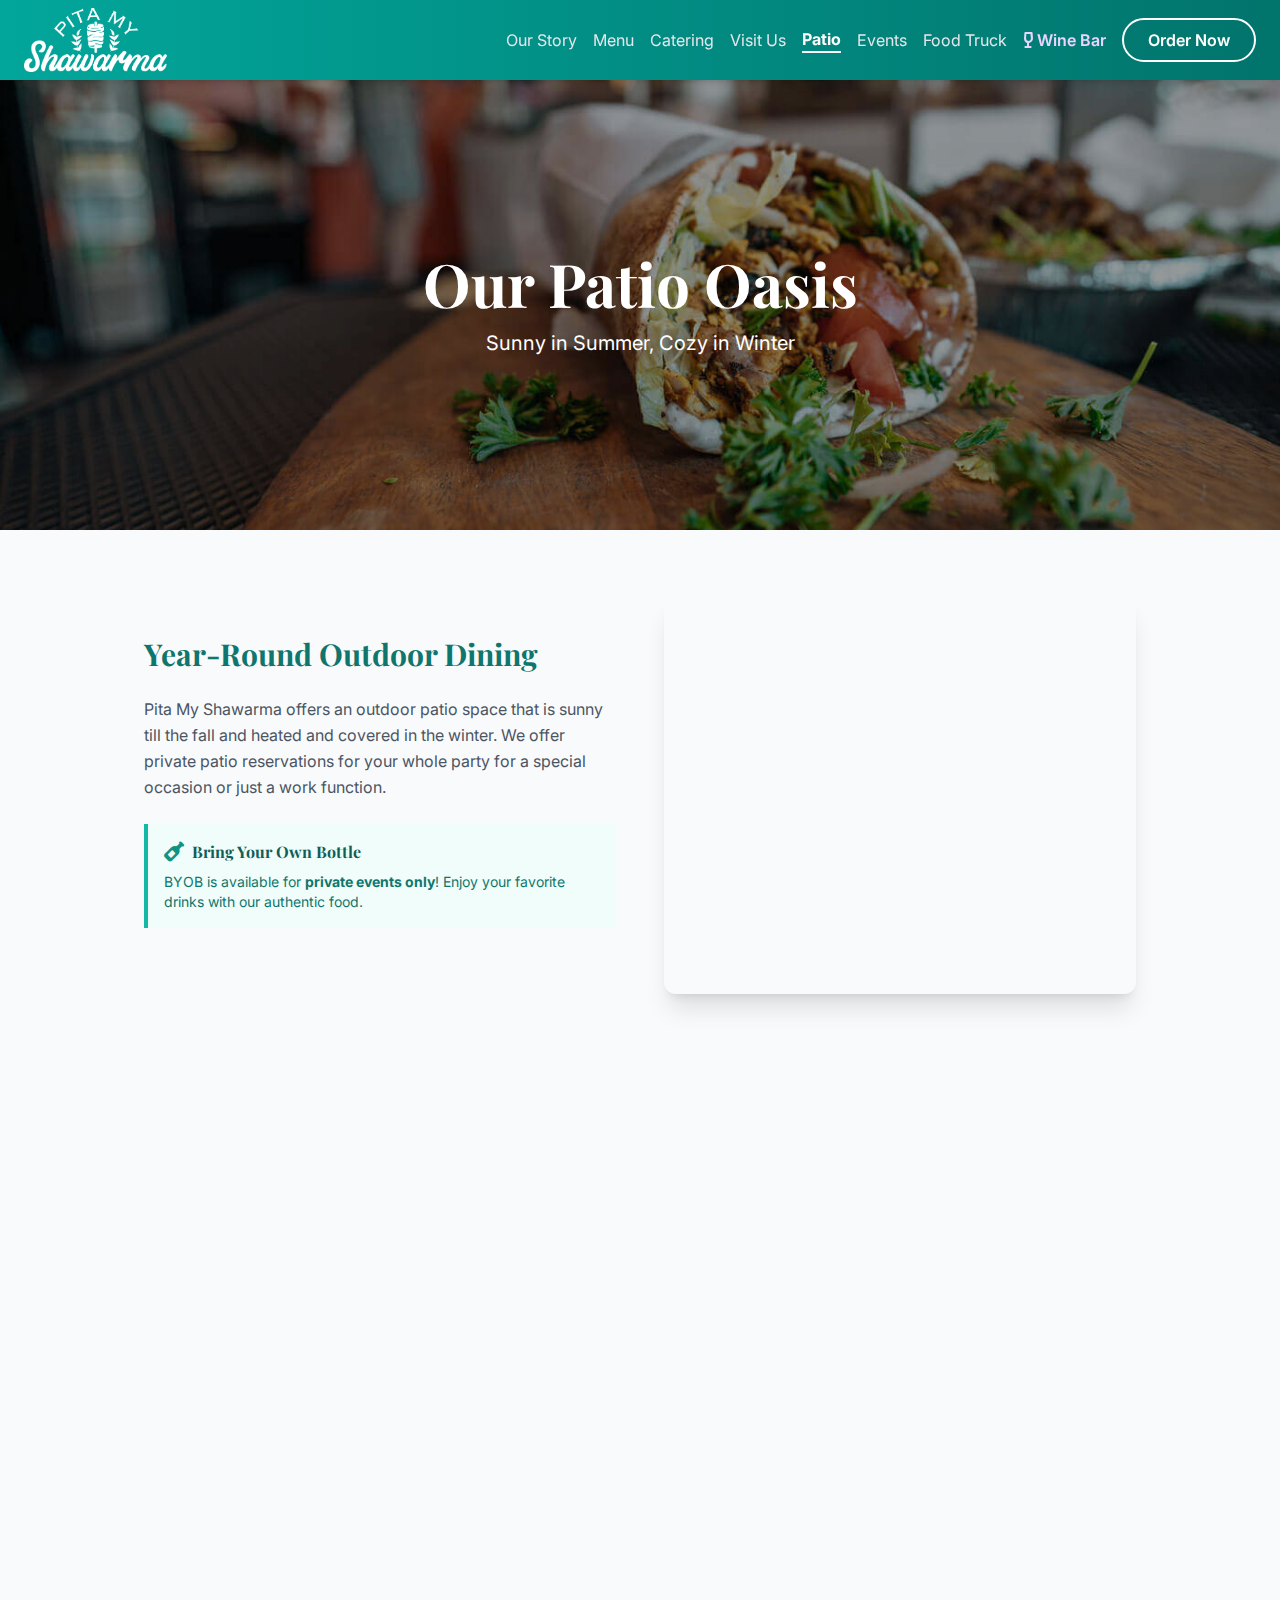
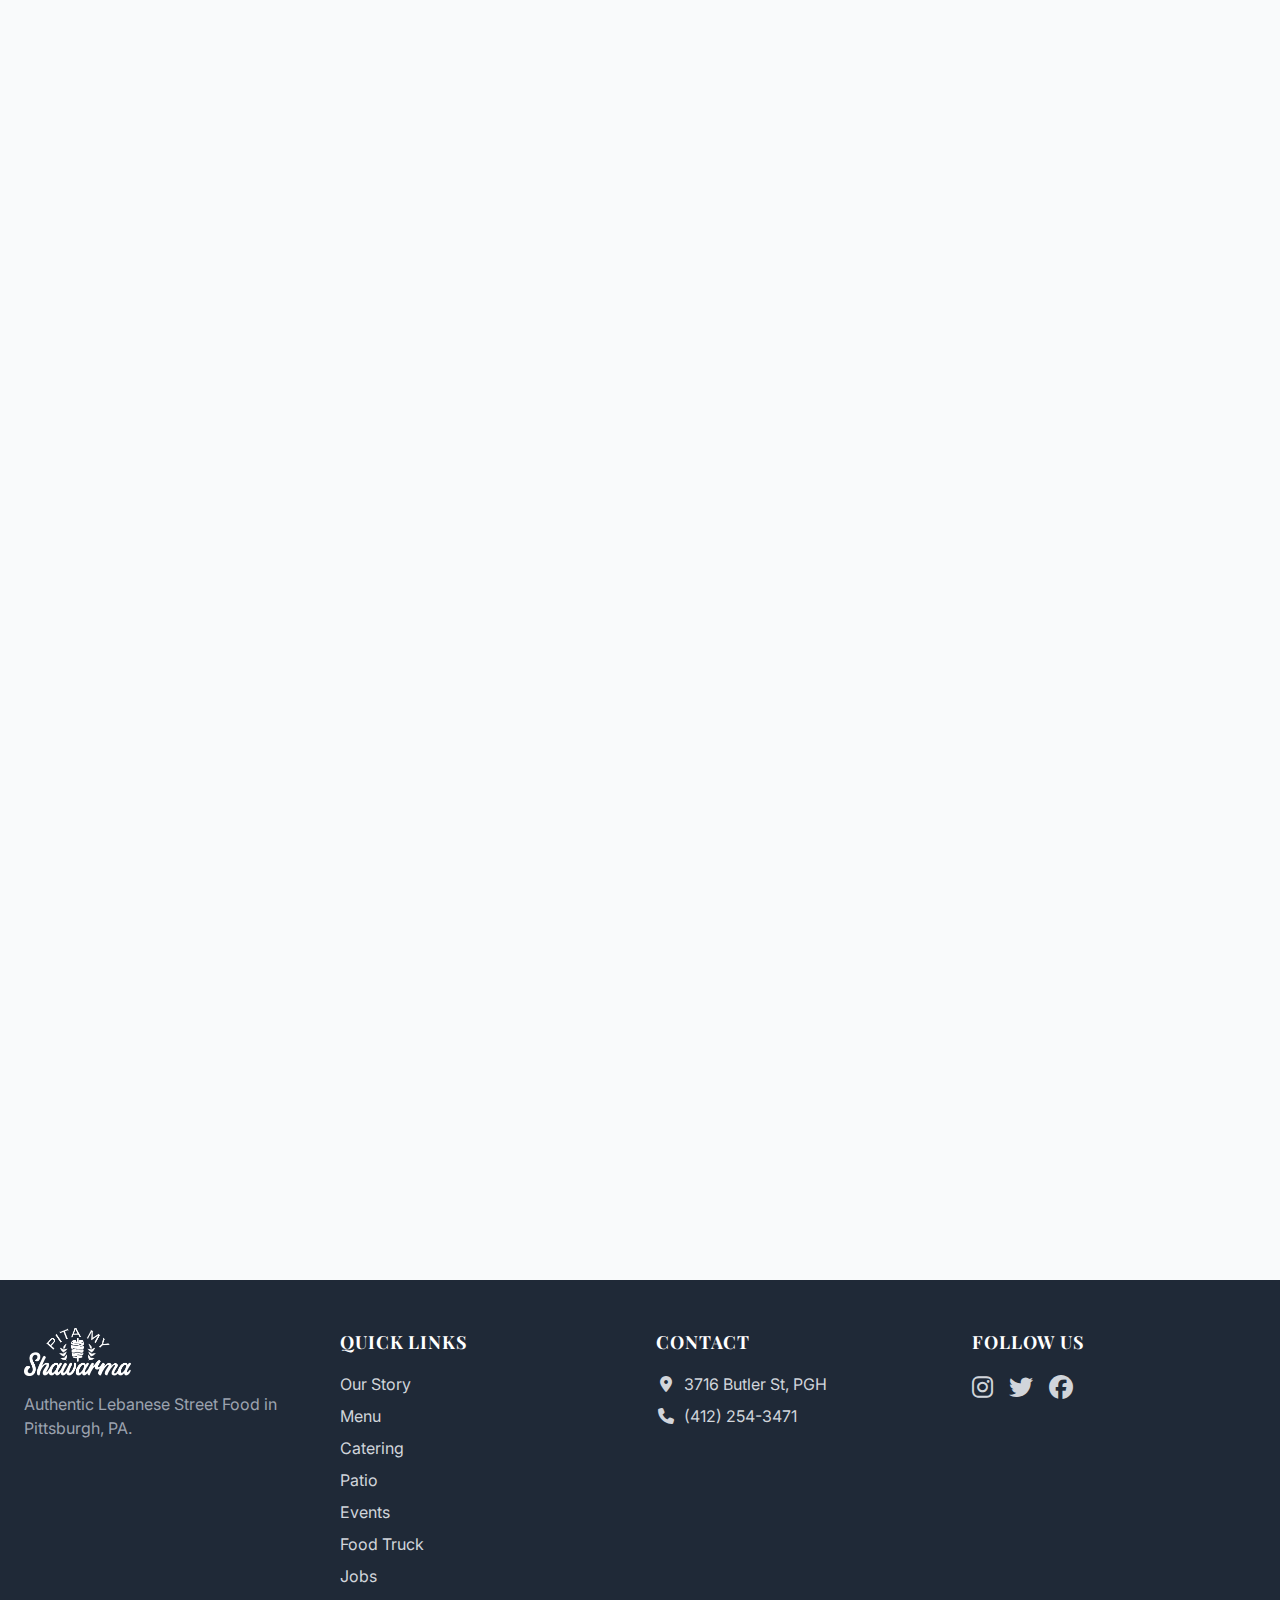
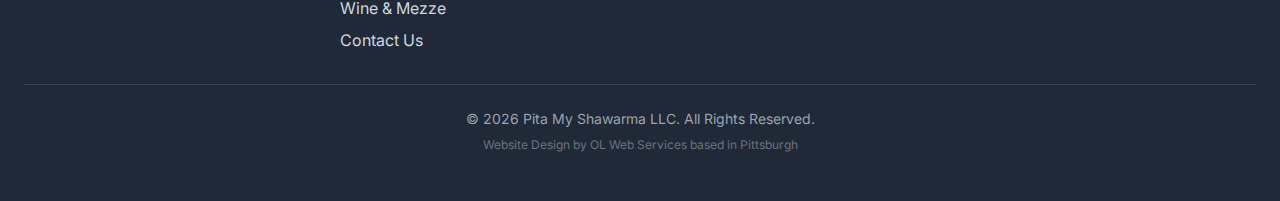
<file: patio.html>
<!DOCTYPE html>
<html lang="en">

<head>
    <meta charset="UTF-8">
    <meta name="viewport" content="width=device-width, initial-scale=1.0">
    <title>Patio Reservations - Pita My Shawarma | Year-Round Outdoor Dining</title>
    <meta name="description"
        content="Enjoy year-round outdoor dining on our heated patio in Lawrenceville. Perfect for private events, parties, and BYOB dining. Book now.">
    <meta name="keywords"
        content="patio, outdoor dining, heater patio, lawrenceville, pittsburgh, private events, byob">
    <link rel="stylesheet" href="css/output.css">
    <link rel="stylesheet" href="css/styles.css">
    <link rel="stylesheet" href="https://cdnjs.cloudflare.com/ajax/libs/font-awesome/6.5.1/css/all.min.css">
</head>

<body>

    <!-- Header -->
    <div id="global-header"></div>

    <!-- Hero -->
    <div class="relative h-[50vh] flex items-center justify-center text-white text-center">
        <div class="absolute inset-0 bg-black">
            <!-- Using shawarma-pittsburgh-food.jpg as placeholder/background for now, ideally would use a patio image -->
            <img src="img/shawarma-pittsburgh-food.jpg" class="w-full h-full object-cover opacity-60"
                alt="Patio Dining">
        </div>
        <div class="relative z-10 px-4 reveal-on-scroll">
            <h1 class="text-5xl md:text-6xl font-display font-bold mb-4">Our Patio Oasis</h1>
            <p class="text-xl max-w-2xl mx-auto">Sunny in Summer, Cozy in Winter</p>
        </div>
    </div>

    <!-- Content -->
    <div class="container mx-auto px-4 py-16 max-w-5xl">

        <!-- Info & Video Grid -->
        <div class="grid md:grid-cols-2 gap-12 items-center mb-16">
            <div class="reveal-on-scroll">
                <h2 class="text-3xl font-display font-bold text-teal-700 mb-6">Year-Round Outdoor Dining</h2>
                <p class="text-gray-600 mb-6 leading-relaxed">
                    Pita My Shawarma offers an outdoor patio space that is sunny till the fall and heated and covered in
                    the winter.
                    We offer private patio reservations for your whole party for a special occasion or just a work
                    function.
                </p>

                <div class="bg-teal-50 border-l-4 border-teal-500 p-4 mb-6">
                    <div class="flex items-center mb-2">
                        <i class="fas fa-wine-bottle text-teal-600 mr-2 text-xl"></i>
                        <h3 class="font-bold text-teal-800">Bring Your Own Bottle</h3>
                    </div>
                    <p class="text-teal-700 text-sm">
                        BYOB is available for <strong>private events only</strong>! Enjoy your favorite drinks with our
                        authentic food.
                    </p>
                </div>
            </div>

            <div class="reveal-on-scroll">
                <div class="aspect-w-16 aspect-h-9 w-full rounded-xl overflow-hidden shadow-xl">
                    <iframe class="w-full h-[300px] md:h-[400px]" src="https://www.youtube.com/embed/HT7M2D_gLE8"
                        title="YouTube video player" frameborder="0" loading="lazy"
                        allow="accelerometer; autoplay; clipboard-write; encrypted-media; gyroscope; picture-in-picture; web-share"
                        allowfullscreen></iframe>
                </div>
            </div>
        </div>

        <!-- Reservation Form -->
        <div class="w-full max-w-4xl mx-auto mb-16 reveal-on-scroll">
            <div class="bg-white rounded-xl shadow-lg p-2 md:p-6">
                <div class="text-center mb-8">
                    <h3 class="text-2xl font-display font-bold text-teal-700 mb-2">Book Your Private Event</h3>
                    <p class="text-gray-600">Just fill out the form below to book your private reservation of our patio
                        space any season of the year.</p>
                </div>

                <div class="flex justify-center">
                    <!-- Using Catering Form as a placeholder for Event Reservations as requested by flow -->
                    <iframe
                        src="https://docs.google.com/forms/d/e/1FAIpQLScPIYGcizdLk7MIqr36P_DuHS65JQzSuwwBleacbaEmiSvHsw/viewform?embedded=true"
                        width="640" height="1550" frameborder="0" marginheight="0" marginwidth="0"
                        class="w-full max-w-[640px]" loading="lazy">Loading…</iframe>
                </div>
            </div>
        </div>

    </div>

    <!-- Footer -->
    <div id="global-footer"></div>
    <script src="js/components.js"></script>
    <script>
        loadHeader('patio.html', 'standard');
    </script>


    <script>
        const scrollElements = document.querySelectorAll('.reveal-on-scroll');
        const elementInView = (el, dividend = 1) => {
            const elementTop = el.getBoundingClientRect().top;
            return (elementTop <= (window.innerHeight || document.documentElement.clientHeight) / dividend);
        };
        const handleScrollAnimation = () => {
            scrollElements.forEach((el) => {
                if (elementInView(el, 1.25)) el.classList.add('is-visible');
            });
        };
        window.addEventListener('scroll', handleScrollAnimation);
        handleScrollAnimation();
    </script>
</body>

</html>
</file>
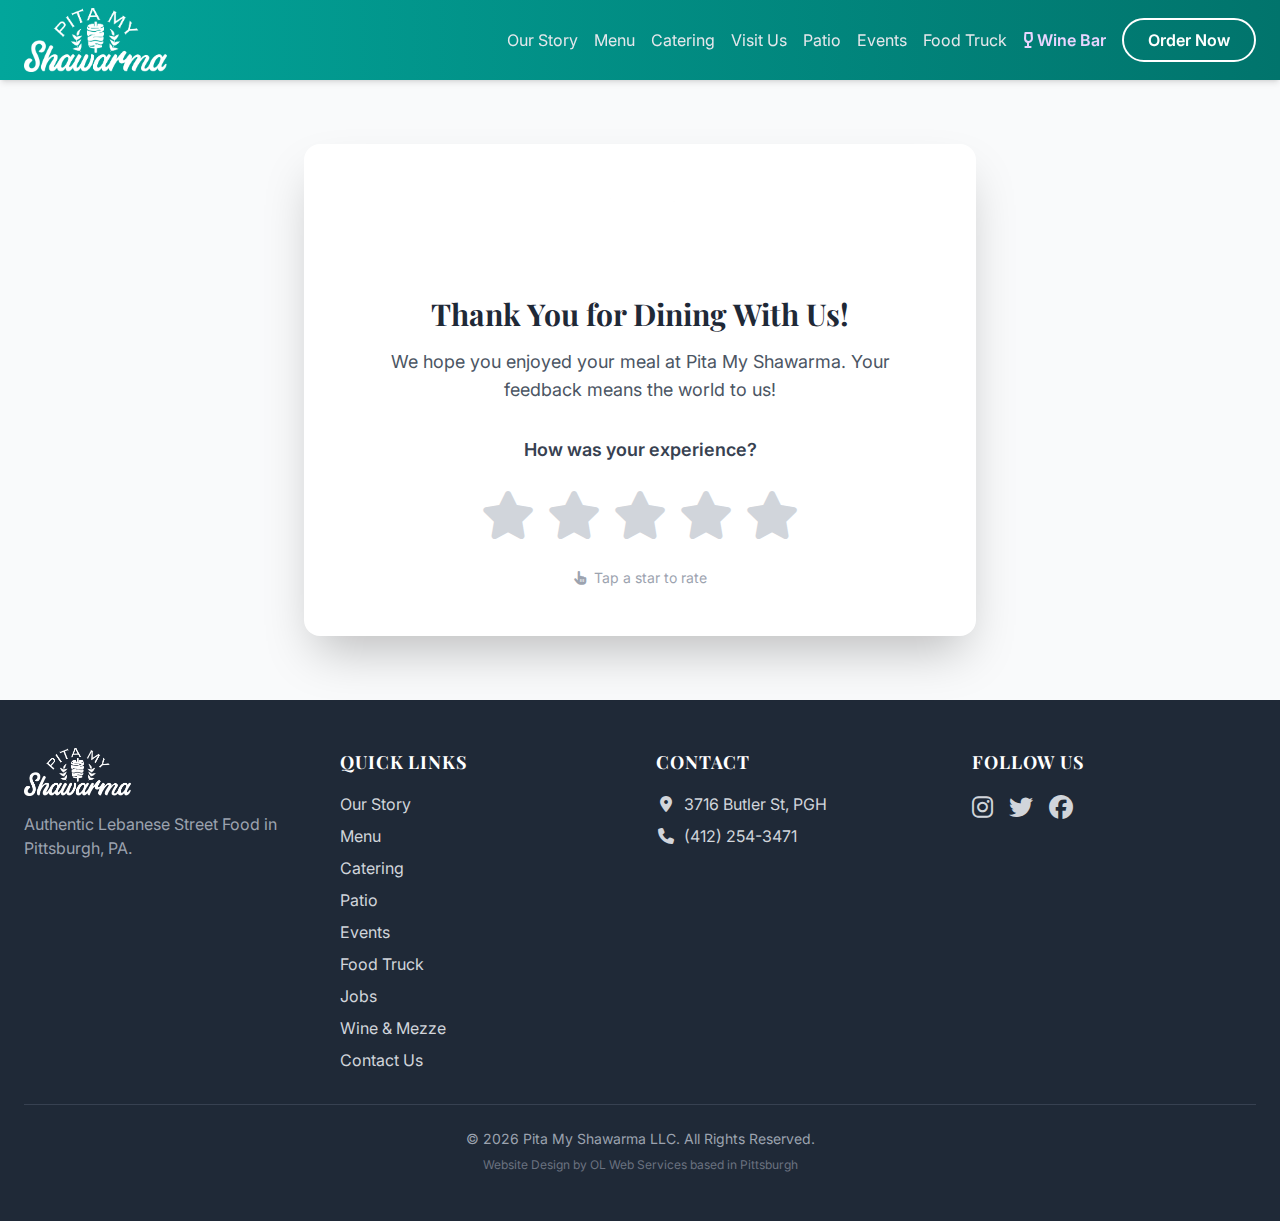
<file: review.html>
<!DOCTYPE html>
<html lang="en">

<head>
    <meta charset="UTF-8">
    <meta name="viewport" content="width=device-width, initial-scale=1.0">
    <title>Thank You! | Pita My Shawarma</title>
    <meta name="description"
        content="Thank you for dining with Pita My Shawarma! We'd love to hear about your experience.">

    <!-- Fonts -->
    <link rel="preconnect" href="https://fonts.googleapis.com">
    <link rel="preconnect" href="https://fonts.gstatic.com" crossorigin>
    <link href="https://fonts.googleapis.com/css2?family=Roboto+Condensed:wght@300;400;700&display=swap"
        rel="stylesheet">

    <!-- Tailwind CSS -->
    <link rel="stylesheet" href="css/output.css">
    <link rel="stylesheet" href="css/styles.css">

    <!-- Font Awesome -->
    <link rel="stylesheet" href="css/fontawesome.all.min.css">

    <style>
        /* Star Rating Styles */
        .star-rating {
            display: flex;
            gap: 0.75rem;
            justify-content: center;
        }

        .star-rating .star {
            font-size: 3rem;
            color: #d1d5db;
            cursor: pointer;
            transition: all 0.2s ease;
        }

        .star-rating .star:hover,
        .star-rating .star.hovered {
            color: #fbbf24;
            transform: scale(1.15);
        }

        .star-rating .star.selected {
            color: #f59e0b;
        }

        /* Modal Overlay */
        .modal-overlay {
            position: fixed;
            inset: 0;
            background: rgba(0, 0, 0, 0.6);
            backdrop-filter: blur(4px);
            display: flex;
            align-items: center;
            justify-content: center;
            z-index: 100;
            opacity: 0;
            visibility: hidden;
            transition: opacity 0.3s ease, visibility 0.3s ease;
        }

        .modal-overlay.active {
            opacity: 1;
            visibility: visible;
        }

        .modal-content {
            background: white;
            border-radius: 1rem;
            padding: 2rem;
            max-width: 500px;
            width: 90%;
            transform: scale(0.9);
            transition: transform 0.3s ease;
            box-shadow: 0 25px 50px -12px rgba(0, 0, 0, 0.25);
        }

        .modal-overlay.active .modal-content {
            transform: scale(1);
        }

        /* Confetti Animation */
        @keyframes confetti-fall {
            0% {
                transform: translateY(-100px) rotate(0deg);
                opacity: 1;
            }

            100% {
                transform: translateY(100vh) rotate(720deg);
                opacity: 0;
            }
        }

        .confetti {
            position: fixed;
            width: 10px;
            height: 10px;
            top: 0;
            z-index: 200;
            animation: confetti-fall 4s linear forwards;
        }

        /* Success checkmark animation */
        @keyframes checkmark {
            0% {
                transform: scale(0);
            }

            50% {
                transform: scale(1.2);
            }

            100% {
                transform: scale(1);
            }
        }

        .success-icon {
            animation: checkmark 0.5s ease forwards;
        }

        /* Pulse animation for rating hint */
        @keyframes gentle-pulse {

            0%,
            100% {
                opacity: 0.7;
            }

            50% {
                opacity: 1;
            }
        }

        .rating-hint {
            animation: gentle-pulse 2s ease-in-out infinite;
        }
    </style>
</head>

<body class="text-gray-800 min-h-screen flex flex-col">

    <!-- Header Section -->
    <div id="global-header"></div>

    <!-- Main Content -->
    <main class="flex-1 flex items-center justify-center py-16 px-4">
        <div class="max-w-2xl w-full">
            <!-- Thank You Card -->
            <div id="review-card"
                class="bg-white rounded-2xl shadow-2xl p-8 md:p-12 text-center reveal-on-scroll is-visible">

                <!-- Logo/Icon -->
                <div class="mb-6">
                    <img src="img/pita-my-shawarma-logo.webp" alt="Pita My Shawarma" class="h-20 mx-auto mb-4">
                </div>

                <!-- Thank You Message -->
                <h1 class="text-3xl md:text-4xl font-bold font-display text-gray-800 mb-4">
                    Thank You for Dining With Us!
                </h1>
                <p class="text-gray-600 text-lg mb-8">
                    We hope you enjoyed your meal at Pita My Shawarma. Your feedback means the world to us!
                </p>

                <!-- Star Rating Section -->
                <div id="rating-section">
                    <p class="text-gray-700 font-semibold mb-4 text-lg">How was your experience?</p>

                    <div class="star-rating mb-4" id="star-container">
                        <span class="star" data-value="1"><i class="fas fa-star"></i></span>
                        <span class="star" data-value="2"><i class="fas fa-star"></i></span>
                        <span class="star" data-value="3"><i class="fas fa-star"></i></span>
                        <span class="star" data-value="4"><i class="fas fa-star"></i></span>
                        <span class="star" data-value="5"><i class="fas fa-star"></i></span>
                    </div>

                    <p class="text-sm text-gray-400 rating-hint" id="rating-hint">
                        <i class="fas fa-hand-pointer mr-1"></i> Tap a star to rate
                    </p>
                </div>

                <!-- Celebration / Loading State for 5 Stars -->
                <div id="celebration-state" class="hidden mt-8 py-8 animate-fade-in">
                    <div class="w-20 h-20 bg-green-100 rounded-full flex items-center justify-center mx-auto mb-4">
                        <i class="fas fa-heart text-4xl text-green-500"></i>
                    </div>
                    <h3 class="text-2xl font-bold text-gray-800">You're Awesome!</h3>
                    <p class="text-gray-600 mt-2">Opening the Google Review page for you...</p>
                    <div class="mt-6 flex justify-center">
                        <div
                            class="w-10 h-10 border-4 border-brand-teal border-t-transparent rounded-full animate-spin">
                        </div>
                    </div>
                </div>
            </div>

            <!-- Thank You Final Screen (Hidden) -->
            <div id="thank-you-screen" class="hidden bg-white rounded-2xl shadow-2xl p-8 md:p-12 text-center">
                <div class="success-icon mb-6">
                    <div class="w-20 h-20 bg-green-100 rounded-full flex items-center justify-center mx-auto">
                        <i class="fas fa-check text-4xl text-green-500"></i>
                    </div>
                </div>
                <h2 class="text-2xl md:text-3xl font-bold text-gray-800 mb-4">Thank You!</h2>
                <p class="text-gray-600">We appreciate your feedback and hope to see you again soon!</p>
            </div>
        </div>
    </main>

    <!-- Feedback Modal (for less than 5 stars) -->
    <div id="feedback-modal" class="modal-overlay">
        <div class="modal-content">
            <div class="text-center mb-6">
                <div class="w-16 h-16 bg-orange-100 rounded-full flex items-center justify-center mx-auto mb-4">
                    <i class="fas fa-comment-dots text-3xl text-orange-500"></i>
                </div>
                <h3 class="text-2xl font-bold text-gray-800">We'd Love Your Feedback</h3>
                <p class="text-gray-600 mt-2">Help us improve! What could we do better?</p>
            </div>

            <!-- Custom form that submits to Google Forms -->
            <form id="feedback-form">
                <div class="grid grid-cols-1 md:grid-cols-2 gap-4 mb-4">
                    <div>
                        <label for="feedback-name"
                            class="block text-sm font-semibold text-gray-700 mb-1 text-left px-1">Your Name</label>
                        <input type="text" id="feedback-name" name="name"
                            class="w-full p-3 border border-gray-300 rounded-lg focus:ring-2 focus:ring-brand-teal focus:border-transparent transition-all"
                            placeholder="John Doe" required>
                    </div>
                    <div>
                        <label for="feedback-email"
                            class="block text-sm font-semibold text-gray-700 mb-1 text-left px-1">Email Address</label>
                        <input type="email" id="feedback-email" name="email"
                            class="w-full p-3 border border-gray-300 rounded-lg focus:ring-2 focus:ring-brand-teal focus:border-transparent transition-all"
                            placeholder="john@example.com" required>
                    </div>
                </div>

                <label for="feedback-text" class="block text-sm font-semibold text-gray-700 mb-1 text-left px-1">How can
                    we improve?</label>
                <textarea id="feedback-text" name="message"
                    class="w-full p-3 border border-gray-300 rounded-lg focus:ring-2 focus:ring-brand-teal focus:border-transparent resize-none transition-all"
                    rows="3" placeholder="Please share your thoughts with us..." required></textarea>

                <div class="flex gap-3 mt-4">
                    <button type="button" id="close-modal"
                        class="flex-1 py-3 px-4 rounded-full border-2 border-gray-300 text-gray-600 font-semibold hover:bg-gray-50 transition-all">
                        Cancel
                    </button>
                    <button type="submit" id="submit-feedback-btn"
                        class="flex-1 py-3 px-4 rounded-full bg-brand-teal text-white font-semibold hover:bg-brand-teal-dark transition-all">
                        <i class="fas fa-paper-plane mr-2"></i>Send Feedback
                    </button>
                </div>
            </form>
        </div>
    </div>

    <!-- Hidden iframe for Google Forms submission (prevents redirect) -->
    <iframe name="hidden_iframe" id="hidden_iframe" style="display:none;"></iframe>

    <!-- Footer -->
    <div id="global-footer"></div>
    <script src="js/components.js"></script>
    <script>
        loadHeader('review.html', 'standard');
    </script>

    <script>
        // Star Rating Logic
        const stars = document.querySelectorAll('.star');
        const ratingHint = document.getElementById('rating-hint');
        const reviewBox = document.getElementById('review-box');
        const feedbackModal = document.getElementById('feedback-modal');
        const feedbackForm = document.getElementById('feedback-form');
        const closeModalBtn = document.getElementById('close-modal');
        const submitGoogleReview = document.getElementById('submit-google-review');
        const thankYouScreen = document.getElementById('thank-you-screen');
        const reviewCard = document.getElementById('review-card');
        const reviewTextArea = document.getElementById('review-text');

        let selectedRating = 0;

        // Check for URL parameters to prefill review text
        const urlParams = new URLSearchParams(window.location.search);
        const prefillReview = urlParams.get('review');
        if (prefillReview && reviewTextArea) {
            reviewTextArea.value = decodeURIComponent(prefillReview);
        }

        // Hover effect for stars
        stars.forEach((star, index) => {
            star.addEventListener('mouseenter', () => {
                highlightStars(index + 1);
            });

            star.addEventListener('mouseleave', () => {
                highlightStars(selectedRating);
            });

            star.addEventListener('click', () => {
                selectRating(index + 1);
            });
        });

        function highlightStars(count) {
            stars.forEach((star, index) => {
                if (index < count) {
                    star.classList.add('hovered');
                } else {
                    star.classList.remove('hovered');
                }
            });
        }

        function selectRating(rating) {
            selectedRating = rating;
            ratingHint.classList.add('hidden');

            stars.forEach((star, index) => {
                if (index < rating) {
                    star.classList.add('selected');
                } else {
                    star.classList.remove('selected');
                }
            });

            // Handle rating selection
            if (rating === 5) {
                // Simplified 5-star flow: Celebrate and Go!
                triggerConfetti();

                // Show celebration and hide the rating question
                document.getElementById('rating-section').classList.add('hidden');
                document.getElementById('celebration-state').classList.remove('hidden');

                // If review text was pre-filled via URL, try to copy it to clipboard
                const prefillReview = new URLSearchParams(window.location.search).get('review');
                if (prefillReview) {
                    try {
                        navigator.clipboard.writeText(decodeURIComponent(prefillReview));
                    } catch (err) {
                        console.log('Auto-copy failed.');
                    }
                }

                // Redirect after a short delay
                setTimeout(() => {
                    const placeId = 'ChIJGyHKJrP3NlgRsdwacPEvZDg';
                    window.location.href = `https://search.google.com/local/writereview?placeid=${placeId}`;
                }, 1500);

            } else {
                // Show feedback modal for less than 5 stars
                setTimeout(() => {
                    feedbackModal.classList.add('active');
                }, 300);
            }
        }

        // Close modal
        closeModalBtn.addEventListener('click', () => {
            feedbackModal.classList.remove('active');
        });

        // Close modal on overlay click
        feedbackModal.addEventListener('click', (e) => {
            if (e.target === feedbackModal) {
                feedbackModal.classList.remove('active');
            }
        });

        // Submit feedback form (less than 5 stars) - Using Google Forms
        feedbackForm.addEventListener('submit', async (e) => {
            e.preventDefault();

            const name = document.getElementById('feedback-name').value;
            const email = document.getElementById('feedback-email').value;
            const feedbackText = document.getElementById('feedback-text').value;
            const rating = selectedRating;
            const submitBtn = document.getElementById('submit-feedback-btn');

            // Show loading state
            submitBtn.innerHTML = '<i class="fas fa-spinner fa-spin mr-2"></i>Sending...';
            submitBtn.disabled = true;

            // Prepare the submission text with name, email, and rating
            const submissionText = `Name: ${name}\nEmail: ${email}\nRating: ${rating}/5 stars\n\nFeedback:\n${feedbackText}`;

            try {
                // Submit to NEW Google Forms using the hidden iframe approach
                const googleFormUrl = 'https://docs.google.com/forms/d/e/1FAIpQLSdtdf-k5PwpPwnp27xxOm1_UUKWZ5RG5tta2ZphkY7ZHXV8Wg/formResponse';

                // Create a temporary form to submit
                const tempForm = document.createElement('form');
                tempForm.action = googleFormUrl;
                tempForm.method = 'POST';
                tempForm.target = 'hidden_iframe';

                // Add the entry field (entry.2104592203 is the Review field in the new form)
                const input = document.createElement('input');
                input.type = 'hidden';
                input.name = 'entry.2104592203';
                input.value = submissionText;
                tempForm.appendChild(input);

                document.body.appendChild(tempForm);
                tempForm.submit();
                document.body.removeChild(tempForm);

                // Wait a moment for submission, then show success
                setTimeout(() => {
                    feedbackModal.classList.remove('active');
                    setTimeout(() => {
                        reviewCard.classList.add('hidden');
                        thankYouScreen.classList.remove('hidden');
                    }, 300);
                }, 1000);

            } catch (error) {
                console.error('Form submission error:', error);
                // Show success anyway since Google Forms submissions via iframe don't give feedback
                feedbackModal.classList.remove('active');
                setTimeout(() => {
                    reviewCard.classList.add('hidden');
                    thankYouScreen.classList.remove('hidden');
                }, 300);
            }
        });

        // Submit Google Review logic removed - now handled via immediate redirect

        // Confetti effect for 5-star rating
        function triggerConfetti() {
            const colors = ['#02a69b', '#f59e0b', '#10b981', '#6366f1', '#ec4899'];
            const confettiCount = 50;

            for (let i = 0; i < confettiCount; i++) {
                setTimeout(() => {
                    const confetti = document.createElement('div');
                    confetti.className = 'confetti';
                    confetti.style.left = Math.random() * 100 + 'vw';
                    confetti.style.backgroundColor = colors[Math.floor(Math.random() * colors.length)];
                    confetti.style.borderRadius = Math.random() > 0.5 ? '50%' : '0';
                    confetti.style.animationDuration = (Math.random() * 2 + 3) + 's';
                    document.body.appendChild(confetti);

                    // Remove confetti after animation
                    setTimeout(() => {
                        confetti.remove();
                    }, 5000);
                }, i * 30);
            }
        }

        // Reveal on scroll
        const scrollElements = document.querySelectorAll('.reveal-on-scroll');
        scrollElements.forEach(el => el.classList.add('is-visible'));
    </script>

</body>

</html>
</file>
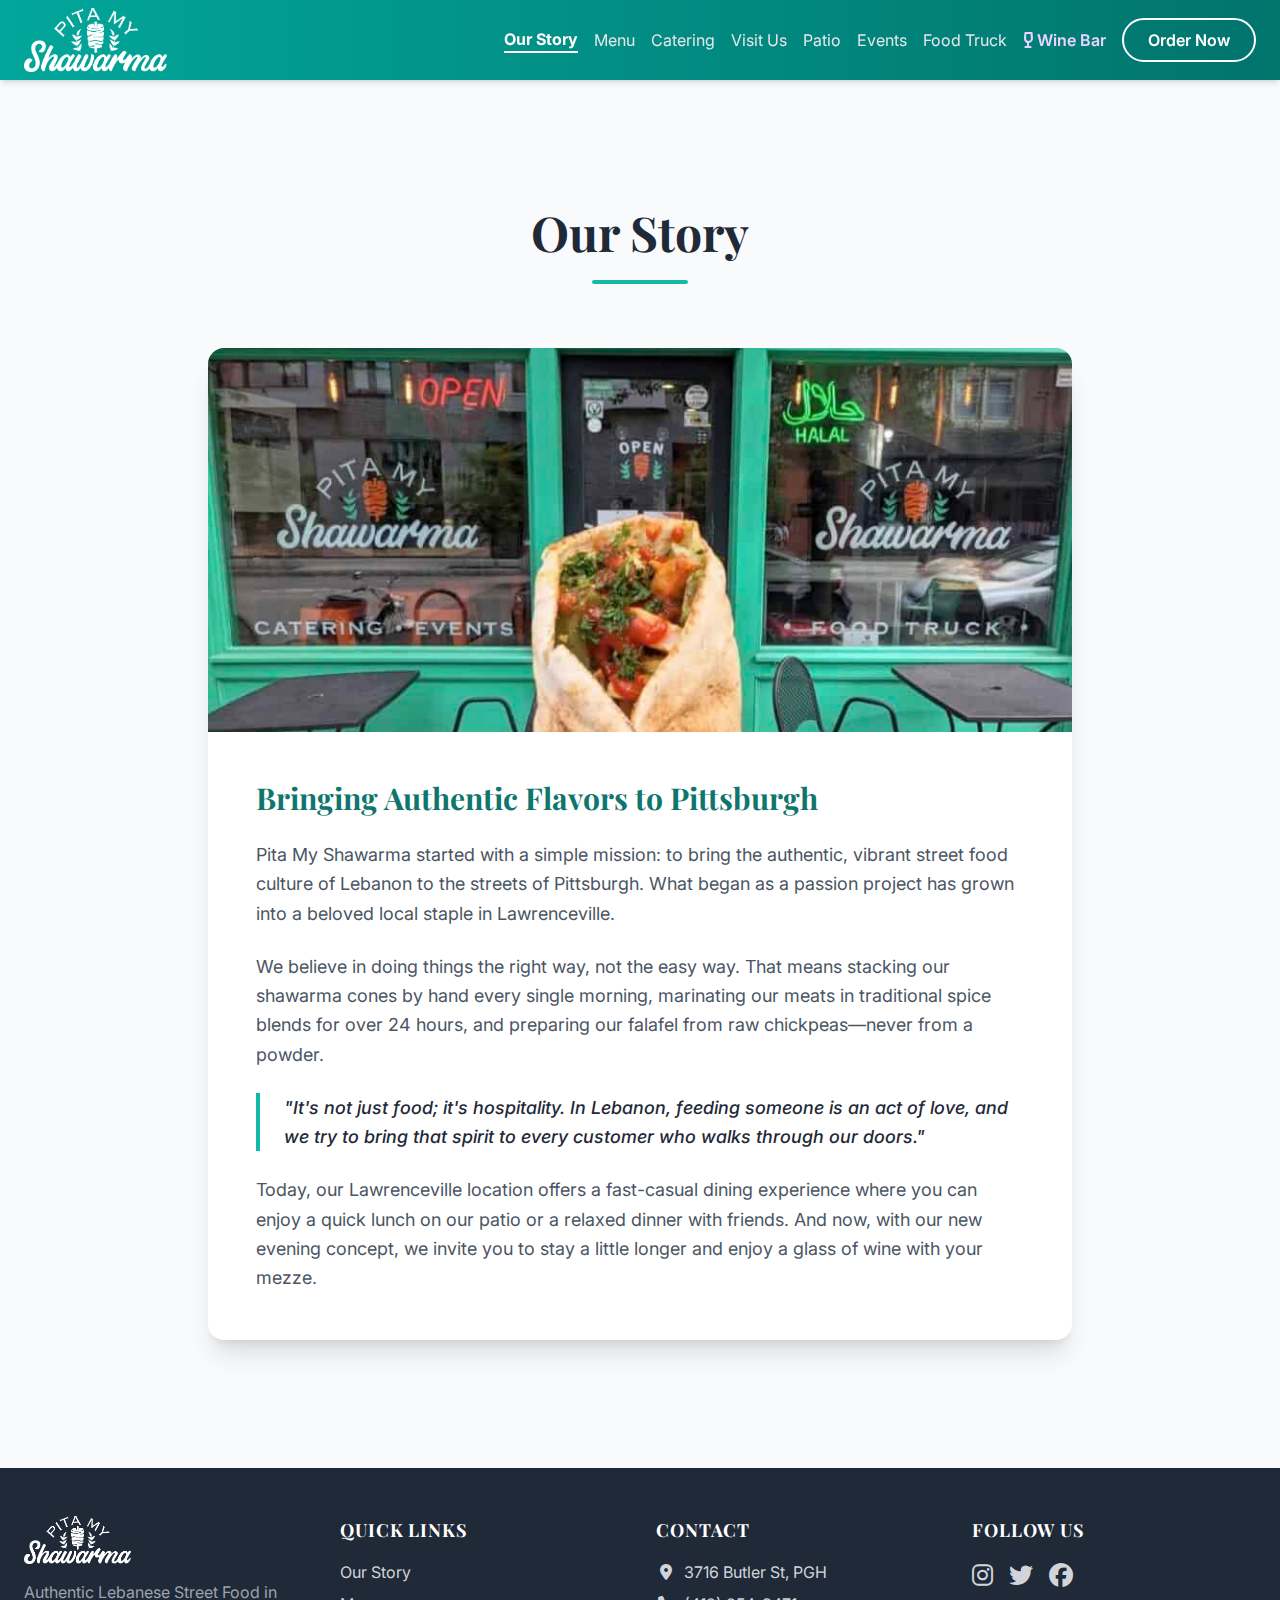
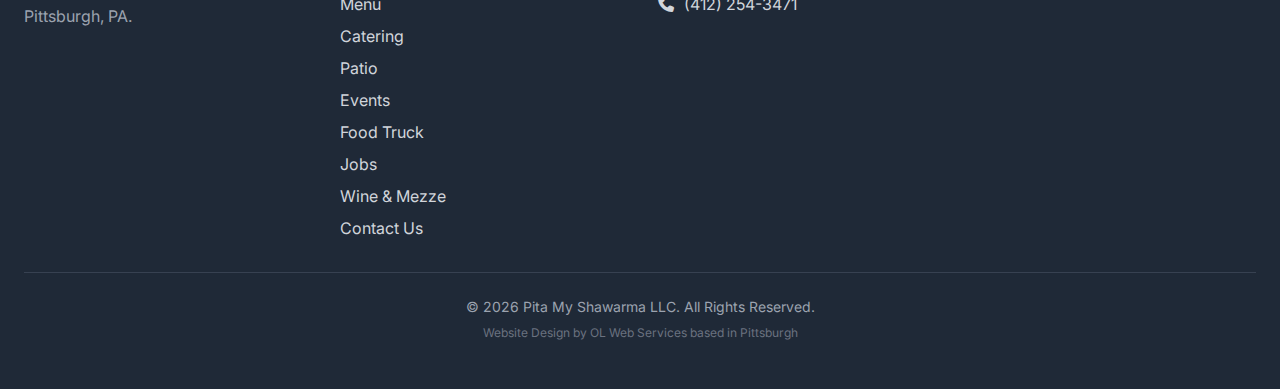
<file: story.html>
<!DOCTYPE html>
<html lang="en">

<head>
    <meta charset="UTF-8">
    <meta name="viewport" content="width=device-width, initial-scale=1.0">
    <title>Our Story | Authentic Lebanese Roots | Pittsburgh, PA</title>
    <meta name="description"
        content="Read the story of Pita My Shawarma. Bringing authentic Lebanese hospitality and family recipes to the heart of Pittsburgh.">
    <meta name="keywords" content="our story, lebanese, history, pittsburgh, family owned">
    <link rel="stylesheet" href="css/output.css">
    <link rel="stylesheet" href="css/styles.css">
    <link rel="stylesheet" href="https://cdnjs.cloudflare.com/ajax/libs/font-awesome/6.5.1/css/all.min.css">
</head>

<body>

    <!-- Header -->
    <!-- Header -->
    <!-- Header -->
    <div id="global-header"></div>

    <!-- Content -->
    <div class="container mx-auto px-4 py-32 max-w-4xl">
        <div class="text-center mb-16 reveal-on-scroll">
            <h1 class="text-5xl font-display font-bold text-gray-800 mb-6">Our Story</h1>
            <div class="w-24 h-1 bg-teal-500 mx-auto rounded"></div>
        </div>

        <div class="bg-white rounded-2xl shadow-xl overflow-hidden reveal-on-scroll">
            <img src="img/freshfood.jpg" alt="Pita My Shawarma Exterior" class="w-full h-96 object-cover"
                loading="lazy">
            <div class="p-8 md:p-12">
                <h2 class="text-3xl font-display font-bold text-teal-700 mb-6">Bringing Authentic Flavors to Pittsburgh
                </h2>
                <div class="space-y-6 text-gray-600 text-lg leading-relaxed">
                    <p>
                        Pita My Shawarma started with a simple mission: to bring the authentic, vibrant street food
                        culture of Lebanon to the streets of Pittsburgh. What began as a passion project has grown into
                        a beloved local staple in Lawrenceville.
                    </p>
                    <p>
                        We believe in doing things the right way, not the easy way. That means stacking our shawarma
                        cones by hand every single morning, marinating our meats in traditional spice blends for over 24
                        hours, and preparing our falafel from raw chickpeas—never from a powder.
                    </p>
                    <blockquote class="border-l-4 border-teal-500 pl-6 italic text-gray-800 font-medium my-8">
                        "It's not just food; it's hospitality. In Lebanon, feeding someone is an act of love, and we try
                        to bring that spirit to every customer who walks through our doors."
                    </blockquote>
                    <p>
                        Today, our Lawrenceville location offers a fast-casual dining experience where you can enjoy a
                        quick lunch on our patio or a relaxed dinner with friends. And now, with our new evening
                        concept, we invite you to stay a little longer and enjoy a glass of wine with your mezze.
                    </p>
                </div>
            </div>
        </div>
    </div>

    <!-- Footer -->
    <div id="global-footer"></div>
    <script src="js/components.js"></script>
    <script>
        loadHeader('story.html', 'standard');
    </script>


    <script>
        const scrollElements = document.querySelectorAll('.reveal-on-scroll');
        const elementInView = (el, dividend = 1) => {
            const elementTop = el.getBoundingClientRect().top;
            return (elementTop <= (window.innerHeight || document.documentElement.clientHeight) / dividend);
        };
        const handleScrollAnimation = () => {
            scrollElements.forEach((el) => {
                if (elementInView(el, 1.25)) el.classList.add('is-visible');
            });
        };
        window.addEventListener('scroll', handleScrollAnimation);
        handleScrollAnimation();
    </script>
</body>

</html>
</file>
<file: css/styles.css>
@import url('https://fonts.googleapis.com/css2?family=Playfair+Display:wght@700;800&family=Inter:wght@400;500;600&display=swap');

/* --- Base Styles (From User Code) --- */
body {
    font-family: 'Inter', sans-serif;
    background-color: #F9FAFB;
    color: #1f2937;
}

h1,
h2,
h3,
.font-display {
    font-family: 'Playfair Display', serif;
}

/* --- Brand Colors --- */
:root {
    --brand-teal: #02a69b;
    --brand-teal-dark: #01746c;
    --color-lavender: #E6E6FA;
    --color-wine-dark: #4a1e2c;
}

.text-brand-teal {
    color: var(--brand-teal);
}

.bg-brand-teal {
    background-color: var(--brand-teal);
}

.hover\:bg-brand-teal-dark:hover {
    background-color: var(--brand-teal-dark);
}

/* --- Navigation (Gradient) --- */
.nav-gradient {
    background: linear-gradient(to right, #02a69b, #01746c);
}

/* --- Animations --- */
.reveal-on-scroll {
    opacity: 0;
    transform: translateY(30px);
    transition: opacity 0.8s ease-out, transform 0.8s ease-out;
}

.reveal-on-scroll.is-visible {
    opacity: 1;
    transform: translateY(0);
}

@keyframes pulse-glow {

    0%,
    100% {
        transform: scale(1);
        box-shadow: 0 0 5px #02a69b, 0 0 10px #02a69b;
    }

    50% {
        transform: scale(1.05);
        box-shadow: 0 0 10px #02a69b, 0 0 20px #02a69b, 0 0 25px #01746c;
    }
}

.animate-pulse-glow {
    animation: pulse-glow 2.5s infinite ease-in-out;
}

/* --- Night Mode / Wine Bar Specifics --- */
.night-mode {
    background-color: #111;
    color: #eee;
}

.night-mode .nav-gradient {
    background: linear-gradient(to right, #2d1b32, #4a1e2c);
    /* Wine gradient */
}

/* --- Utilities --- */
.hero-bg-image {
    background-image: url('../img/shawarma-pittsburgh-food.jpg');
    /* Adjust path if CSS is in css/ */
    background-attachment: fixed;
    background-size: cover;
    background-position: center;
}

/* --- Logo Standardization --- */
.logo-standard {
    height: 4rem;
    /* h-16 equivalent (64px) */
    width: auto;
    object-fit: contain;
    /* Removed background/border to allow transparent logo to sit on nav gradient */
    transition: transform 0.3s ease;
}

.logo-standard:hover {
    transform: scale(1.05);
}

/* --- Neon Night Theme --- */
.text-neon-purple {
    color: #d8b4fe;
    text-shadow: 0 0 5px #a855f7, 0 0 10px #a855f7;
}

.text-neon-teal {
    color: #5eead4;
    text-shadow: 0 0 5px #14b8a6, 0 0 10px #14b8a6;
}

.border-neon-purple {
    border-color: #a855f7;
    box-shadow: 0 0 5px #a855f7, inset 0 0 5px #a855f7;
}

.bg-night-glass {
    background: rgba(20, 10, 30, 0.7);
    backdrop-filter: blur(12px);
    -webkit-backdrop-filter: blur(12px);
    border: 1px solid rgba(168, 85, 247, 0.2);
}

.night-mode body {
    background-color: #0f0518;
    /* Deep Purple Black */
    background-image: radial-gradient(circle at 50% 0%, #2e1065 0%, #0f0518 70%);
}

/* --- Custom Scrollbar (Brand Teal) --- */
/* Firefox */
* {
    scrollbar-width: thin;
    scrollbar-color: var(--brand-teal) #e5e7eb;
}

/* Chrome, Edge, Safari */
::-webkit-scrollbar {
    width: 12px;
    height: 12px;
}

::-webkit-scrollbar-track {
    background: #f1f5f9;
    border-radius: 10px;
}

::-webkit-scrollbar-thumb {
    background: linear-gradient(180deg, var(--brand-teal) 0%, var(--brand-teal-dark) 100%);
    border-radius: 10px;
    border: 2px solid #f1f5f9;
}

::-webkit-scrollbar-thumb:hover {
    background: var(--brand-teal-dark);
}

::-webkit-scrollbar-thumb:active {
    background: var(--brand-teal);
}

/* Scrollbar for dark/night mode */
.night-mode * {
    scrollbar-color: #a855f7 #1a1a1a;
}

.night-mode ::-webkit-scrollbar-track {
    background: #1a1a1a;
}

.night-mode ::-webkit-scrollbar-thumb {
    background: linear-gradient(180deg, #a855f7 0%, #7c3aed 100%);
    border-color: #1a1a1a;
}

.night-mode ::-webkit-scrollbar-thumb:hover {
    background: #a855f7;
}

/* --- Custom Branded Cursor --- */
body {
    cursor: url('data:image/svg+xml;utf8,<svg xmlns="http://www.w3.org/2000/svg" width="24" height="24" viewBox="0 0 24 24"><circle cx="12" cy="12" r="8" fill="%2302a69b" opacity="0.7"/><circle cx="12" cy="12" r="4" fill="%2302a69b"/></svg>') 12 12, auto;
}

/* Pointer cursor for interactive elements */
a,
button,
[role="button"],
input[type="submit"],
input[type="button"],
select {
    cursor: url('data:image/svg+xml;utf8,<svg xmlns="http://www.w3.org/2000/svg" width="28" height="28" viewBox="0 0 28 28"><circle cx="14" cy="14" r="10" fill="%2302a69b" opacity="0.5"/><circle cx="14" cy="14" r="6" fill="%2301746c"/><circle cx="14" cy="14" r="2" fill="white"/></svg>') 14 14, pointer;
}

/* Text selection cursor */
input[type="text"],
input[type="email"],
input[type="search"],
textarea {
    cursor: url('data:image/svg+xml;utf8,<svg xmlns="http://www.w3.org/2000/svg" width="20" height="24" viewBox="0 0 20 24"><rect x="8" y="0" width="4" height="24" fill="%2302a69b" rx="2"/></svg>') 10 12, text;
}

/* Cursor glow effect on hover */
a:hover,
button:hover {
    position: relative;
}

/* Alternative: Classic cursor with brand colors (if SVG cursors don't work) */
@supports not (cursor: url('data:image/svg+xml')) {
    body {
        cursor: default;
    }

    a,
    button,
    [role="button"] {
        cursor: pointer;
    }

    /* Add visual feedback instead */
    a,
    button {
        transition: transform 0.2s ease, box-shadow 0.2s ease;
    }

    a:hover,
    button:hover {
        transform: translateY(-1px);
    }
}

/* Custom cursor trail effect (optional enhancement) */
.cursor-trail {
    position: fixed;
    width: 40px;
    height: 40px;
    border: 2px solid var(--brand-teal);
    border-radius: 50%;
    pointer-events: none;
    transition: transform 0.15s ease, opacity 0.15s ease;
    opacity: 0;
    z-index: 9999;
}

.cursor-trail.active {
    opacity: 0.5;
    transform: scale(1.5);
}

/* Night mode cursor variant */
.night-mode body {
    cursor: url('data:image/svg+xml;utf8,<svg xmlns="http://www.w3.org/2000/svg" width="24" height="24" viewBox="0 0 24 24"><circle cx="12" cy="12" r="8" fill="%23a855f7" opacity="0.7"/><circle cx="12" cy="12" r="4" fill="%23a855f7"/></svg>') 12 12, auto;
}

.night-mode a,
.night-mode button {
    cursor: url('data:image/svg+xml;utf8,<svg xmlns="http://www.w3.org/2000/svg" width="28" height="28" viewBox="0 0 28 28"><circle cx="14" cy="14" r="10" fill="%23a855f7" opacity="0.5"/><circle cx="14" cy="14" r="6" fill="%237c3aed"/><circle cx="14" cy="14" r="2" fill="white"/></svg>') 14 14, pointer;
}
</file>
<file: css/order-modal.css>
/* Order Modal Styles */

/* Modal Overlay */
.order-modal-overlay {
    position: fixed;
    top: 0;
    left: 0;
    width: 100%;
    height: 100%;
    background-color: rgba(0, 0, 0, 0.85);
    backdrop-filter: blur(8px);
    z-index: 9998;
    opacity: 0;
    visibility: hidden;
    transition: opacity 0.3s ease, visibility 0.3s ease;
}

.order-modal-overlay.active {
    opacity: 1;
    visibility: visible;
}

/* Modal Container - FULL SCREEN */
.order-modal {
    position: fixed;
    top: 0;
    left: 0;
    width: 100%;
    height: 100%;
    background: white;
    z-index: 9999;
    opacity: 0;
    visibility: hidden;
    transition: opacity 0.25s ease, visibility 0.25s ease;
    overflow: hidden;
    display: flex;
    flex-direction: column;
}

.order-modal.active {
    opacity: 1;
    visibility: visible;
}

/* Mobile-only floating close button */
.order-modal-close-mobile {
    display: none;
    /* Hidden on desktop by default */
    position: fixed;
    top: 20px;
    right: 20px;
    width: 50px;
    height: 50px;
    border-radius: 50%;
    background: rgba(0, 0, 0, 0.7);
    backdrop-filter: blur(10px);
    border: 2px solid rgba(255, 255, 255, 0.3);
    color: white;
    font-size: 1.5rem;
    cursor: pointer;
    z-index: 10000;
    transition: all 0.3s ease;
    box-shadow: 0 4px 12px rgba(0, 0, 0, 0.3);
    align-items: center;
    justify-content: center;
}

.order-modal-close-mobile:active {
    transform: scale(0.95);
    background: rgba(0, 0, 0, 0.85);
}

/* Show close button only on mobile/tablet */
@media (max-width: 1024px) {
    .order-modal-close-mobile {
        display: flex;
    }
}

/* Smaller button on very small screens */
@media (max-width: 480px) {
    .order-modal-close-mobile {
        width: 44px;
        height: 44px;
        top: 15px;
        right: 15px;
        font-size: 1.25rem;
    }
}

/* Modal Body - iframe container (full modal space, no header) */
.order-modal-body {
    width: 100%;
    height: 100%;
    position: relative;
    overflow: hidden;
}

.order-iframe {
    width: 100%;
    height: 100%;
    border: none;
    display: block;
}

/* Loading State */
.order-modal-loading {
    position: absolute;
    top: 50%;
    left: 50%;
    transform: translate(-50%, -50%);
    text-align: center;
    z-index: 1;
}

.order-modal-spinner {
    width: 50px;
    height: 50px;
    border: 4px solid #e5e7eb;
    border-top-color: #0d9488;
    border-radius: 50%;
    animation: spin 1s linear infinite;
}

@keyframes spin {
    to {
        transform: rotate(360deg);
    }
}

.order-modal-loading-text {
    margin-top: 1rem;
    color: #6b7280;
    font-size: 0.875rem;
}



/* Prevent body scroll when modal is open */
body.order-modal-open {
    overflow: hidden;
}

/* Cart Badge on Order Now buttons */
.order-btn-wrapper {
    position: relative;
    display: inline-block;
}

.cart-badge {
    position: absolute;
    top: -8px;
    right: -8px;
    background: #ef4444;
    color: white;
    font-size: 0.75rem;
    font-weight: bold;
    padding: 2px 6px;
    border-radius: 10px;
    min-width: 20px;
    text-align: center;
    box-shadow: 0 2px 4px rgba(0, 0, 0, 0.2);
}
</file>
<file: css/output.css>
/*! tailwindcss v3.4.1 | MIT License | https://tailwindcss.com*/*,:after,:before{border:0 solid #e5e7eb;box-sizing:border-box}:after,:before{--tw-content:""}:host,html{-webkit-text-size-adjust:100%;font-feature-settings:normal;-webkit-tap-highlight-color:transparent;font-family:Inter,sans-serif;font-variation-settings:normal;line-height:1.5;-moz-tab-size:4;-o-tab-size:4;tab-size:4}body{line-height:inherit;margin:0}hr{border-top-width:1px;color:inherit;height:0}abbr:where([title]){-webkit-text-decoration:underline dotted;text-decoration:underline dotted}h1,h2,h3,h4,h5,h6{font-size:inherit;font-weight:inherit}a{color:inherit;text-decoration:inherit}b,strong{font-weight:bolder}code,kbd,pre,samp{font-feature-settings:normal;font-family:ui-monospace,SFMono-Regular,Menlo,Monaco,Consolas,Liberation Mono,Courier New,monospace;font-size:1em;font-variation-settings:normal}small{font-size:80%}sub,sup{font-size:75%;line-height:0;position:relative;vertical-align:initial}sub{bottom:-.25em}sup{top:-.5em}table{border-collapse:collapse;border-color:inherit;text-indent:0}button,input,optgroup,select,textarea{font-feature-settings:inherit;color:inherit;font-family:inherit;font-size:100%;font-variation-settings:inherit;font-weight:inherit;line-height:inherit;margin:0;padding:0}button,select{text-transform:none}[type=button],[type=reset],[type=submit],button{-webkit-appearance:button;background-color:initial;background-image:none}:-moz-focusring{outline:auto}:-moz-ui-invalid{box-shadow:none}progress{vertical-align:initial}::-webkit-inner-spin-button,::-webkit-outer-spin-button{height:auto}[type=search]{-webkit-appearance:textfield;outline-offset:-2px}::-webkit-search-decoration{-webkit-appearance:none}::-webkit-file-upload-button{-webkit-appearance:button;font:inherit}summary{display:list-item}blockquote,dd,dl,figure,h1,h2,h3,h4,h5,h6,hr,p,pre{margin:0}fieldset{margin:0}fieldset,legend{padding:0}menu,ol,ul{list-style:none;margin:0;padding:0}dialog{padding:0}textarea{resize:vertical}input::-moz-placeholder,textarea::-moz-placeholder{color:#9ca3af;opacity:1}input::placeholder,textarea::placeholder{color:#9ca3af;opacity:1}[role=button],button{cursor:pointer}:disabled{cursor:default}audio,canvas,embed,iframe,img,object,svg,video{display:block;vertical-align:middle}img,video{height:auto;max-width:100%}[hidden]{display:none}*,::backdrop,:after,:before{--tw-border-spacing-x:0;--tw-border-spacing-y:0;--tw-translate-x:0;--tw-translate-y:0;--tw-rotate:0;--tw-skew-x:0;--tw-skew-y:0;--tw-scale-x:1;--tw-scale-y:1;--tw-pan-x: ;--tw-pan-y: ;--tw-pinch-zoom: ;--tw-scroll-snap-strictness:proximity;--tw-gradient-from-position: ;--tw-gradient-via-position: ;--tw-gradient-to-position: ;--tw-ordinal: ;--tw-slashed-zero: ;--tw-numeric-figure: ;--tw-numeric-spacing: ;--tw-numeric-fraction: ;--tw-ring-inset: ;--tw-ring-offset-width:0px;--tw-ring-offset-color:#fff;--tw-ring-color:#3b82f680;--tw-ring-offset-shadow:0 0 #0000;--tw-ring-shadow:0 0 #0000;--tw-shadow:0 0 #0000;--tw-shadow-colored:0 0 #0000;--tw-blur: ;--tw-brightness: ;--tw-contrast: ;--tw-grayscale: ;--tw-hue-rotate: ;--tw-invert: ;--tw-saturate: ;--tw-sepia: ;--tw-drop-shadow: ;--tw-backdrop-blur: ;--tw-backdrop-brightness: ;--tw-backdrop-contrast: ;--tw-backdrop-grayscale: ;--tw-backdrop-hue-rotate: ;--tw-backdrop-invert: ;--tw-backdrop-opacity: ;--tw-backdrop-saturate: ;--tw-backdrop-sepia: }.container{width:100%}@media (min-width:640px){.container{max-width:640px}}@media (min-width:768px){.container{max-width:768px}}@media (min-width:1024px){.container{max-width:1024px}}@media (min-width:1280px){.container{max-width:1280px}}@media (min-width:1536px){.container{max-width:1536px}}.absolute{position:absolute}.relative{position:relative}.sticky{position:sticky}.inset-0{inset:0}.-right-10{right:-2.5rem}.-top-10{top:-2.5rem}.bottom-0{bottom:0}.left-0{left:0}.right-0{right:0}.top-0{top:0}.z-10{z-index:10}.z-50{z-index:50}.col-span-full{grid-column:1/-1}.mx-auto{margin-left:auto;margin-right:auto}.my-8{margin-bottom:2rem;margin-top:2rem}.mb-10{margin-bottom:2.5rem}.mb-12{margin-bottom:3rem}.mb-16{margin-bottom:4rem}.mb-2{margin-bottom:.5rem}.mb-4{margin-bottom:1rem}.mb-6{margin-bottom:1.5rem}.mb-8{margin-bottom:2rem}.ml-1{margin-left:.25rem}.ml-9{margin-left:2.25rem}.mr-1{margin-right:.25rem}.mr-2{margin-right:.5rem}.mr-3{margin-right:.75rem}.mt-1{margin-top:.25rem}.mt-16{margin-top:4rem}.mt-2{margin-top:.5rem}.mt-4{margin-top:1rem}.mt-6{margin-top:1.5rem}.mt-8{margin-top:2rem}.block{display:block}.inline-block{display:inline-block}.flex{display:flex}.grid{display:grid}.hidden{display:none}.h-1{height:.25rem}.h-1\/2{height:50%}.h-10{height:2.5rem}.h-12{height:3rem}.h-16{height:4rem}.h-20{height:5rem}.h-24{height:6rem}.h-40{height:10rem}.h-56{height:14rem}.h-64{height:16rem}.h-80{height:20rem}.h-96{height:24rem}.h-\[300px\]{height:300px}.h-\[40vh\]{height:40vh}.h-\[500px\]{height:500px}.h-\[50vh\]{height:50vh}.h-\[70vh\]{height:70vh}.h-full{height:100%}.min-h-\[400px\]{min-height:400px}.min-h-\[60vh\]{min-height:60vh}.w-10{width:2.5rem}.w-12{width:3rem}.w-16{width:4rem}.w-20{width:5rem}.w-24{width:6rem}.w-40{width:10rem}.w-64{width:16rem}.w-96{width:24rem}.w-\[500px\]{width:500px}.w-full{width:100%}.max-w-2xl{max-width:42rem}.max-w-4xl{max-width:56rem}.max-w-5xl{max-width:64rem}.max-w-6xl{max-width:72rem}.max-w-\[640px\]{max-width:640px}.flex-grow,.grow{flex-grow:1}.-translate-x-1\/2{--tw-translate-x:-50%}.-translate-x-1\/2,.-translate-y-1\/2{transform:translate(var(--tw-translate-x),var(--tw-translate-y)) rotate(var(--tw-rotate)) skewX(var(--tw-skew-x)) skewY(var(--tw-skew-y)) scaleX(var(--tw-scale-x)) scaleY(var(--tw-scale-y))}.-translate-y-1\/2{--tw-translate-y:-50%}.translate-x-1\/3{--tw-translate-x:33.333333%}.translate-x-1\/3,.translate-y-1\/3{transform:translate(var(--tw-translate-x),var(--tw-translate-y)) rotate(var(--tw-rotate)) skewX(var(--tw-skew-x)) skewY(var(--tw-skew-y)) scaleX(var(--tw-scale-x)) scaleY(var(--tw-scale-y))}.translate-y-1\/3{--tw-translate-y:33.333333%}.translate-y-5{--tw-translate-y:1.25rem}.rotate-2,.translate-y-5{transform:translate(var(--tw-translate-x),var(--tw-translate-y)) rotate(var(--tw-rotate)) skewX(var(--tw-skew-x)) skewY(var(--tw-skew-y)) scaleX(var(--tw-scale-x)) scaleY(var(--tw-scale-y))}.rotate-2{--tw-rotate:2deg}.rotate-3{--tw-rotate:3deg}.rotate-3,.transform{transform:translate(var(--tw-translate-x),var(--tw-translate-y)) rotate(var(--tw-rotate)) skewX(var(--tw-skew-x)) skewY(var(--tw-skew-y)) scaleX(var(--tw-scale-x)) scaleY(var(--tw-scale-y))}@keyframes pulse{50%{opacity:.5}}.animate-pulse{animation:pulse 2s cubic-bezier(.4,0,.6,1) infinite}.cursor-default{cursor:default}.cursor-pointer{cursor:pointer}.grid-cols-1{grid-template-columns:repeat(1,minmax(0,1fr))}.grid-cols-2{grid-template-columns:repeat(2,minmax(0,1fr))}.flex-col{flex-direction:column}.items-start{align-items:flex-start}.items-center{align-items:center}.justify-center{justify-content:center}.justify-between{justify-content:space-between}.gap-12{gap:3rem}.gap-4{gap:1rem}.gap-6{gap:1.5rem}.gap-8{gap:2rem}.space-x-3>:not([hidden])~:not([hidden]){--tw-space-x-reverse:0;margin-left:calc(.75rem*(1 - var(--tw-space-x-reverse)));margin-right:calc(.75rem*var(--tw-space-x-reverse))}.space-x-4>:not([hidden])~:not([hidden]){--tw-space-x-reverse:0;margin-left:calc(1rem*(1 - var(--tw-space-x-reverse)));margin-right:calc(1rem*var(--tw-space-x-reverse))}.space-x-8>:not([hidden])~:not([hidden]){--tw-space-x-reverse:0;margin-left:calc(2rem*(1 - var(--tw-space-x-reverse)));margin-right:calc(2rem*var(--tw-space-x-reverse))}.space-y-2>:not([hidden])~:not([hidden]){--tw-space-y-reverse:0;margin-bottom:calc(.5rem*var(--tw-space-y-reverse));margin-top:calc(.5rem*(1 - var(--tw-space-y-reverse)))}.space-y-3>:not([hidden])~:not([hidden]){--tw-space-y-reverse:0;margin-bottom:calc(.75rem*var(--tw-space-y-reverse));margin-top:calc(.75rem*(1 - var(--tw-space-y-reverse)))}.space-y-6>:not([hidden])~:not([hidden]){--tw-space-y-reverse:0;margin-bottom:calc(1.5rem*var(--tw-space-y-reverse));margin-top:calc(1.5rem*(1 - var(--tw-space-y-reverse)))}.space-y-8>:not([hidden])~:not([hidden]){--tw-space-y-reverse:0;margin-bottom:calc(2rem*var(--tw-space-y-reverse));margin-top:calc(2rem*(1 - var(--tw-space-y-reverse)))}.overflow-hidden{overflow:hidden}.overflow-y-auto{overflow-y:auto}.rounded{border-radius:.25rem}.rounded-2xl{border-radius:1rem}.rounded-full{border-radius:9999px}.rounded-lg{border-radius:.5rem}.rounded-xl{border-radius:.75rem}.rounded-bl-full{border-bottom-left-radius:9999px}.border{border-width:1px}.border-2{border-width:2px}.border-b{border-bottom-width:1px}.border-b-2{border-bottom-width:2px}.border-l-4{border-left-width:4px}.border-r{border-right-width:1px}.border-t{border-top-width:1px}.border-gray-100{--tw-border-opacity:1;border-color:rgb(243 244 246/var(--tw-border-opacity))}.border-gray-700{--tw-border-opacity:1;border-color:rgb(55 65 81/var(--tw-border-opacity))}.border-neon-purple{--tw-border-opacity:1;border-color:rgb(168 85 247/var(--tw-border-opacity))}.border-pink-500\/30{border-color:#ec48994d}.border-purple-400{--tw-border-opacity:1;border-color:rgb(192 132 252/var(--tw-border-opacity))}.border-purple-500\/20{border-color:#a855f733}.border-purple-500\/30{border-color:#a855f74d}.border-purple-900\/30{border-color:#581c874d}.border-teal-100{--tw-border-opacity:1;border-color:rgb(204 251 241/var(--tw-border-opacity))}.border-teal-500{--tw-border-opacity:1;border-color:rgb(20 184 166/var(--tw-border-opacity))}.border-teal-500\/30{border-color:#14b8a64d}.border-white{--tw-border-opacity:1;border-color:rgb(255 255 255/var(--tw-border-opacity))}.border-white\/10{border-color:#ffffff1a}.border-white\/20{border-color:#fff3}.border-yellow-200\/30{border-color:#fef08a4d}.bg-\[\#0f0518\]{--tw-bg-opacity:1;background-color:rgb(15 5 24/var(--tw-bg-opacity))}.bg-\[\#0f0518\]\/80{background-color:#0f0518cc}.bg-black{--tw-bg-opacity:1;background-color:rgb(0 0 0/var(--tw-bg-opacity))}.bg-brand-teal{--tw-bg-opacity:1;background-color:rgb(2 166 155/var(--tw-bg-opacity))}.bg-gray-100{--tw-bg-opacity:1;background-color:rgb(243 244 246/var(--tw-bg-opacity))}.bg-gray-50{--tw-bg-opacity:1;background-color:rgb(249 250 251/var(--tw-bg-opacity))}.bg-gray-800{--tw-bg-opacity:1;background-color:rgb(31 41 55/var(--tw-bg-opacity))}.bg-neon-purple{--tw-bg-opacity:1;background-color:rgb(168 85 247/var(--tw-bg-opacity))}.bg-neon-teal{--tw-bg-opacity:1;background-color:rgb(20 184 166/var(--tw-bg-opacity))}.bg-purple-500\/10{background-color:#a855f71a}.bg-purple-600{--tw-bg-opacity:1;background-color:rgb(147 51 234/var(--tw-bg-opacity))}.bg-purple-600\/20{background-color:#9333ea33}.bg-purple-900\/10{background-color:#581c871a}.bg-purple-900\/20{background-color:#581c8733}.bg-teal-100{--tw-bg-opacity:1;background-color:rgb(204 251 241/var(--tw-bg-opacity))}.bg-teal-50{--tw-bg-opacity:1;background-color:rgb(240 253 250/var(--tw-bg-opacity))}.bg-teal-500{--tw-bg-opacity:1;background-color:rgb(20 184 166/var(--tw-bg-opacity))}.bg-teal-500\/10{background-color:#14b8a61a}.bg-teal-900{--tw-bg-opacity:1;background-color:rgb(19 78 74/var(--tw-bg-opacity))}.bg-teal-900\/10{background-color:#134e4a1a}.bg-transparent{background-color:initial}.bg-white{--tw-bg-opacity:1;background-color:rgb(255 255 255/var(--tw-bg-opacity))}.bg-opacity-90{--tw-bg-opacity:0.9}.bg-gradient-to-b{background-image:linear-gradient(to bottom,var(--tw-gradient-stops))}.bg-gradient-to-r{background-image:linear-gradient(to right,var(--tw-gradient-stops))}.from-\[\#2d1b32\]{--tw-gradient-from:#2d1b32 var(--tw-gradient-from-position);--tw-gradient-to:#2d1b3200 var(--tw-gradient-to-position);--tw-gradient-stops:var(--tw-gradient-from),var(--tw-gradient-to)}.from-gray-100{--tw-gradient-from:#f3f4f6 var(--tw-gradient-from-position);--tw-gradient-to:#f3f4f600 var(--tw-gradient-to-position);--tw-gradient-stops:var(--tw-gradient-from),var(--tw-gradient-to)}.to-\[\#1a1a1a\]{--tw-gradient-to:#1a1a1a var(--tw-gradient-to-position)}.to-white{--tw-gradient-to:#fff var(--tw-gradient-to-position)}.bg-cover{background-size:cover}.bg-center{background-position:50%}.object-contain{-o-object-fit:contain;object-fit:contain}.object-cover{-o-object-fit:cover;object-fit:cover}.p-2{padding:.5rem}.p-3{padding:.75rem}.p-4{padding:1rem}.p-6{padding:1.5rem}.p-8{padding:2rem}.px-4{padding-left:1rem;padding-right:1rem}.px-5{padding-left:1.25rem;padding-right:1.25rem}.px-6{padding-left:1.5rem;padding-right:1.5rem}.px-8{padding-left:2rem;padding-right:2rem}.py-10{padding-bottom:2.5rem;padding-top:2.5rem}.py-12{padding-bottom:3rem;padding-top:3rem}.py-16{padding-bottom:4rem;padding-top:4rem}.py-2{padding-bottom:.5rem;padding-top:.5rem}.py-20{padding-bottom:5rem;padding-top:5rem}.py-3{padding-bottom:.75rem;padding-top:.75rem}.py-32{padding-bottom:8rem;padding-top:8rem}.py-8{padding-bottom:2rem;padding-top:2rem}.pb-10{padding-bottom:2.5rem}.pb-12{padding-bottom:3rem}.pb-2{padding-bottom:.5rem}.pb-4{padding-bottom:1rem}.pl-6{padding-left:1.5rem}.pt-20{padding-top:5rem}.pt-32{padding-top:8rem}.pt-6{padding-top:1.5rem}.text-center{text-align:center}.font-display{font-family:Playfair Display,serif}.font-sans{font-family:Inter,sans-serif}.text-2xl{font-size:1.5rem;line-height:2rem}.text-3xl{font-size:1.875rem;line-height:2.25rem}.text-4xl{font-size:2.25rem;line-height:2.5rem}.text-5xl{font-size:3rem;line-height:1}.text-6xl{font-size:3.75rem;line-height:1}.text-base{font-size:1rem;line-height:1.5rem}.text-lg{font-size:1.125rem;line-height:1.75rem}.text-sm{font-size:.875rem;line-height:1.25rem}.text-xl{font-size:1.25rem;line-height:1.75rem}.text-xs{font-size:.75rem;line-height:1rem}.font-bold{font-weight:700}.font-extrabold{font-weight:800}.font-light{font-weight:300}.font-medium{font-weight:500}.font-semibold{font-weight:600}.uppercase{text-transform:uppercase}.italic{font-style:italic}.leading-relaxed{line-height:1.625}.tracking-\[0\.3em\]{letter-spacing:.3em}.tracking-wide{letter-spacing:.025em}.tracking-wider{letter-spacing:.05em}.tracking-widest{letter-spacing:.1em}.text-brand-teal{--tw-text-opacity:1;color:rgb(2 166 155/var(--tw-text-opacity))}.text-gray-100{--tw-text-opacity:1;color:rgb(243 244 246/var(--tw-text-opacity))}.text-gray-200{--tw-text-opacity:1;color:rgb(229 231 235/var(--tw-text-opacity))}.text-gray-300{--tw-text-opacity:1;color:rgb(209 213 219/var(--tw-text-opacity))}.text-gray-400{--tw-text-opacity:1;color:rgb(156 163 175/var(--tw-text-opacity))}.text-gray-500{--tw-text-opacity:1;color:rgb(107 114 128/var(--tw-text-opacity))}.text-gray-600{--tw-text-opacity:1;color:rgb(75 85 99/var(--tw-text-opacity))}.text-gray-700{--tw-text-opacity:1;color:rgb(55 65 81/var(--tw-text-opacity))}.text-gray-800{--tw-text-opacity:1;color:rgb(31 41 55/var(--tw-text-opacity))}.text-green-600{--tw-text-opacity:1;color:rgb(22 163 74/var(--tw-text-opacity))}.text-neon-purple{--tw-text-opacity:1;color:rgb(168 85 247/var(--tw-text-opacity))}.text-neon-teal{--tw-text-opacity:1;color:rgb(20 184 166/var(--tw-text-opacity))}.text-pink-400{--tw-text-opacity:1;color:rgb(244 114 182/var(--tw-text-opacity))}.text-purple-100{--tw-text-opacity:1;color:rgb(243 232 255/var(--tw-text-opacity))}.text-purple-200{--tw-text-opacity:1;color:rgb(233 213 255/var(--tw-text-opacity))}.text-purple-300{--tw-text-opacity:1;color:rgb(216 180 254/var(--tw-text-opacity))}.text-red-500{--tw-text-opacity:1;color:rgb(239 68 68/var(--tw-text-opacity))}.text-teal-500{--tw-text-opacity:1;color:rgb(20 184 166/var(--tw-text-opacity))}.text-teal-600{--tw-text-opacity:1;color:rgb(13 148 136/var(--tw-text-opacity))}.text-teal-700{--tw-text-opacity:1;color:rgb(15 118 110/var(--tw-text-opacity))}.text-teal-800{--tw-text-opacity:1;color:rgb(17 94 89/var(--tw-text-opacity))}.text-white{--tw-text-opacity:1;color:rgb(255 255 255/var(--tw-text-opacity))}.text-yellow-200{--tw-text-opacity:1;color:rgb(254 240 138/var(--tw-text-opacity))}.text-yellow-500{--tw-text-opacity:1;color:rgb(234 179 8/var(--tw-text-opacity))}.opacity-0{opacity:0}.opacity-50{opacity:.5}.opacity-60{opacity:.6}.opacity-80{opacity:.8}.shadow-2xl{--tw-shadow:0 25px 50px -12px #00000040;--tw-shadow-colored:0 25px 50px -12px var(--tw-shadow-color);box-shadow:var(--tw-ring-offset-shadow,0 0 #0000),var(--tw-ring-shadow,0 0 #0000),var(--tw-shadow)}.shadow-\[0_0_10px_\#14b8a6\]{--tw-shadow:0 0 10px #14b8a6;--tw-shadow-colored:0 0 10px var(--tw-shadow-color)}.shadow-\[0_0_10px_\#14b8a6\],.shadow-\[0_0_10px_\#a855f7\]{box-shadow:var(--tw-ring-offset-shadow,0 0 #0000),var(--tw-ring-shadow,0 0 #0000),var(--tw-shadow)}.shadow-\[0_0_10px_\#a855f7\]{--tw-shadow:0 0 10px #a855f7;--tw-shadow-colored:0 0 10px var(--tw-shadow-color)}.shadow-\[0_0_15px_rgba\(168\2c 85\2c 247\2c 0\.3\)\]{--tw-shadow:0 0 15px #a855f74d;--tw-shadow-colored:0 0 15px var(--tw-shadow-color);box-shadow:var(--tw-ring-offset-shadow,0 0 #0000),var(--tw-ring-shadow,0 0 #0000),var(--tw-shadow)}.shadow-\[0_0_15px_rgba\(168\2c 85\2c 247\2c 0\.5\)\]{--tw-shadow:0 0 15px #a855f780;--tw-shadow-colored:0 0 15px var(--tw-shadow-color);box-shadow:var(--tw-ring-offset-shadow,0 0 #0000),var(--tw-ring-shadow,0 0 #0000),var(--tw-shadow)}.shadow-\[0_0_30px_rgba\(168\2c 85\2c 247\2c 0\.15\)\]{--tw-shadow:0 0 30px #a855f726;--tw-shadow-colored:0 0 30px var(--tw-shadow-color);box-shadow:var(--tw-ring-offset-shadow,0 0 #0000),var(--tw-ring-shadow,0 0 #0000),var(--tw-shadow)}.shadow-\[0_4px_4px_-4px_rgba\(244\2c 114\2c 182\2c 0\.5\)\]{--tw-shadow:0 4px 4px -4px #f472b680;--tw-shadow-colored:0 4px 4px -4px var(--tw-shadow-color)}.shadow-\[0_4px_4px_-4px_rgba\(244\2c 114\2c 182\2c 0\.5\)\],.shadow-lg{box-shadow:var(--tw-ring-offset-shadow,0 0 #0000),var(--tw-ring-shadow,0 0 #0000),var(--tw-shadow)}.shadow-lg{--tw-shadow:0 10px 15px -3px #0000001a,0 4px 6px -4px #0000001a;--tw-shadow-colored:0 10px 15px -3px var(--tw-shadow-color),0 4px 6px -4px var(--tw-shadow-color)}.shadow-md{--tw-shadow:0 4px 6px -1px #0000001a,0 2px 4px -2px #0000001a;--tw-shadow-colored:0 4px 6px -1px var(--tw-shadow-color),0 2px 4px -2px var(--tw-shadow-color)}.shadow-md,.shadow-sm{box-shadow:var(--tw-ring-offset-shadow,0 0 #0000),var(--tw-ring-shadow,0 0 #0000),var(--tw-shadow)}.shadow-sm{--tw-shadow:0 1px 2px 0 #0000000d;--tw-shadow-colored:0 1px 2px 0 var(--tw-shadow-color)}.shadow-xl{--tw-shadow:0 20px 25px -5px #0000001a,0 8px 10px -6px #0000001a;--tw-shadow-colored:0 20px 25px -5px var(--tw-shadow-color),0 8px 10px -6px var(--tw-shadow-color);box-shadow:var(--tw-ring-offset-shadow,0 0 #0000),var(--tw-ring-shadow,0 0 #0000),var(--tw-shadow)}.shadow-purple-900\/20{--tw-shadow-color:#581c8733;--tw-shadow:var(--tw-shadow-colored)}.blur-3xl{--tw-blur:blur(64px)}.blur-3xl,.blur-\[100px\]{filter:var(--tw-blur) var(--tw-brightness) var(--tw-contrast) var(--tw-grayscale) var(--tw-hue-rotate) var(--tw-invert) var(--tw-saturate) var(--tw-sepia) var(--tw-drop-shadow)}.blur-\[100px\]{--tw-blur:blur(100px)}.blur-\[120px\]{--tw-blur:blur(120px)}.blur-\[120px\],.blur-\[80px\]{filter:var(--tw-blur) var(--tw-brightness) var(--tw-contrast) var(--tw-grayscale) var(--tw-hue-rotate) var(--tw-invert) var(--tw-saturate) var(--tw-sepia) var(--tw-drop-shadow)}.blur-\[80px\]{--tw-blur:blur(80px)}.brightness-200{--tw-brightness:brightness(2)}.brightness-200,.drop-shadow-\[0_5px_5px_rgba\(0\2c 0\2c 0\2c 0\.5\)\]{filter:var(--tw-blur) var(--tw-brightness) var(--tw-contrast) var(--tw-grayscale) var(--tw-hue-rotate) var(--tw-invert) var(--tw-saturate) var(--tw-sepia) var(--tw-drop-shadow)}.drop-shadow-\[0_5px_5px_rgba\(0\2c 0\2c 0\2c 0\.5\)\]{--tw-drop-shadow:drop-shadow(0 5px 5px #00000080)}.drop-shadow-md{--tw-drop-shadow:drop-shadow(0 4px 3px #00000012) drop-shadow(0 2px 2px #0000000f)}.drop-shadow-md,.grayscale{filter:var(--tw-blur) var(--tw-brightness) var(--tw-contrast) var(--tw-grayscale) var(--tw-hue-rotate) var(--tw-invert) var(--tw-saturate) var(--tw-sepia) var(--tw-drop-shadow)}.grayscale{--tw-grayscale:grayscale(100%)}.filter{filter:var(--tw-blur) var(--tw-brightness) var(--tw-contrast) var(--tw-grayscale) var(--tw-hue-rotate) var(--tw-invert) var(--tw-saturate) var(--tw-sepia) var(--tw-drop-shadow)}.backdrop-blur-md{--tw-backdrop-blur:blur(12px)}.backdrop-blur-md,.backdrop-blur-sm{-webkit-backdrop-filter:var(--tw-backdrop-blur) var(--tw-backdrop-brightness) var(--tw-backdrop-contrast) var(--tw-backdrop-grayscale) var(--tw-backdrop-hue-rotate) var(--tw-backdrop-invert) var(--tw-backdrop-opacity) var(--tw-backdrop-saturate) var(--tw-backdrop-sepia);backdrop-filter:var(--tw-backdrop-blur) var(--tw-backdrop-brightness) var(--tw-backdrop-contrast) var(--tw-backdrop-grayscale) var(--tw-backdrop-hue-rotate) var(--tw-backdrop-invert) var(--tw-backdrop-opacity) var(--tw-backdrop-saturate) var(--tw-backdrop-sepia)}.backdrop-blur-sm{--tw-backdrop-blur:blur(4px)}.transition{transition-duration:.15s;transition-property:color,background-color,border-color,text-decoration-color,fill,stroke,opacity,box-shadow,transform,filter,-webkit-backdrop-filter;transition-property:color,background-color,border-color,text-decoration-color,fill,stroke,opacity,box-shadow,transform,filter,backdrop-filter;transition-property:color,background-color,border-color,text-decoration-color,fill,stroke,opacity,box-shadow,transform,filter,backdrop-filter,-webkit-backdrop-filter;transition-timing-function:cubic-bezier(.4,0,.2,1)}.transition-all{transition-duration:.15s;transition-property:all;transition-timing-function:cubic-bezier(.4,0,.2,1)}.transition-colors{transition-duration:.15s;transition-property:color,background-color,border-color,text-decoration-color,fill,stroke;transition-timing-function:cubic-bezier(.4,0,.2,1)}.transition-transform{transition-duration:.15s;transition-property:transform;transition-timing-function:cubic-bezier(.4,0,.2,1)}.delay-100{transition-delay:.1s}.delay-300{transition-delay:.3s}.duration-300{transition-duration:.3s}.duration-500{transition-duration:.5s}.selection\:bg-purple-500 ::-moz-selection{--tw-bg-opacity:1;background-color:rgb(168 85 247/var(--tw-bg-opacity))}.selection\:bg-purple-500 ::selection{--tw-bg-opacity:1;background-color:rgb(168 85 247/var(--tw-bg-opacity))}.selection\:text-white ::-moz-selection{--tw-text-opacity:1;color:rgb(255 255 255/var(--tw-text-opacity))}.selection\:text-white ::selection{--tw-text-opacity:1;color:rgb(255 255 255/var(--tw-text-opacity))}.selection\:bg-purple-500::-moz-selection{--tw-bg-opacity:1;background-color:rgb(168 85 247/var(--tw-bg-opacity))}.selection\:bg-purple-500::selection{--tw-bg-opacity:1;background-color:rgb(168 85 247/var(--tw-bg-opacity))}.selection\:text-white::-moz-selection{--tw-text-opacity:1;color:rgb(255 255 255/var(--tw-text-opacity))}.selection\:text-white::selection{--tw-text-opacity:1;color:rgb(255 255 255/var(--tw-text-opacity))}.hover\:-translate-y-1:hover{--tw-translate-y:-0.25rem}.hover\:-translate-y-1:hover,.hover\:rotate-0:hover{transform:translate(var(--tw-translate-x),var(--tw-translate-y)) rotate(var(--tw-rotate)) skewX(var(--tw-skew-x)) skewY(var(--tw-skew-y)) scaleX(var(--tw-scale-x)) scaleY(var(--tw-scale-y))}.hover\:rotate-0:hover{--tw-rotate:0deg}.hover\:scale-105:hover{--tw-scale-x:1.05;--tw-scale-y:1.05;transform:translate(var(--tw-translate-x),var(--tw-translate-y)) rotate(var(--tw-rotate)) skewX(var(--tw-skew-x)) skewY(var(--tw-skew-y)) scaleX(var(--tw-scale-x)) scaleY(var(--tw-scale-y))}.hover\:bg-blue-600:hover{--tw-bg-opacity:1;background-color:rgb(37 99 235/var(--tw-bg-opacity))}.hover\:bg-brand-teal-dark:hover{--tw-bg-opacity:1;background-color:rgb(1 116 108/var(--tw-bg-opacity))}.hover\:bg-neon-purple:hover{--tw-bg-opacity:1;background-color:rgb(168 85 247/var(--tw-bg-opacity))}.hover\:bg-purple-700:hover{--tw-bg-opacity:1;background-color:rgb(126 34 206/var(--tw-bg-opacity))}.hover\:bg-purple-900\/50:hover{background-color:#581c8780}.hover\:bg-teal-500:hover{--tw-bg-opacity:1;background-color:rgb(20 184 166/var(--tw-bg-opacity))}.hover\:bg-teal-700:hover{--tw-bg-opacity:1;background-color:rgb(15 118 110/var(--tw-bg-opacity))}.hover\:text-brand-teal:hover{--tw-text-opacity:1;color:rgb(2 166 155/var(--tw-text-opacity))}.hover\:text-gray-300:hover{--tw-text-opacity:1;color:rgb(209 213 219/var(--tw-text-opacity))}.hover\:text-neon-purple:hover{--tw-text-opacity:1;color:rgb(168 85 247/var(--tw-text-opacity))}.hover\:text-purple-400:hover{--tw-text-opacity:1;color:rgb(192 132 252/var(--tw-text-opacity))}.hover\:text-teal-600:hover{--tw-text-opacity:1;color:rgb(13 148 136/var(--tw-text-opacity))}.hover\:text-white:hover{--tw-text-opacity:1;color:rgb(255 255 255/var(--tw-text-opacity))}.hover\:underline:hover{text-decoration-line:underline}.hover\:shadow-xl:hover{--tw-shadow:0 20px 25px -5px #0000001a,0 8px 10px -6px #0000001a;--tw-shadow-colored:0 20px 25px -5px var(--tw-shadow-color),0 8px 10px -6px var(--tw-shadow-color);box-shadow:var(--tw-ring-offset-shadow,0 0 #0000),var(--tw-ring-shadow,0 0 #0000),var(--tw-shadow)}.focus\:outline-none:focus{outline:2px solid #0000;outline-offset:2px}.group:hover .group-hover\:bg-purple-500\/20{background-color:#a855f733}.group:hover .group-hover\:text-brand-teal{--tw-text-opacity:1;color:rgb(2 166 155/var(--tw-text-opacity))}@media (min-width:640px){.sm\:grid-cols-2{grid-template-columns:repeat(2,minmax(0,1fr))}}@media (min-width:768px){.md\:col-span-1{grid-column:span 1/span 1}.md\:mx-0{margin-left:0;margin-right:0}.md\:flex{display:flex}.md\:hidden{display:none}.md\:h-32{height:8rem}.md\:h-\[400px\]{height:400px}.md\:h-\[90vh\]{height:90vh}.md\:h-full{height:100%}.md\:w-1\/3{width:33.333333%}.md\:w-2\/3{width:66.666667%}.md\:w-\[70\%\]{width:70%}.md\:grid-cols-2{grid-template-columns:repeat(2,minmax(0,1fr))}.md\:grid-cols-3{grid-template-columns:repeat(3,minmax(0,1fr))}.md\:grid-cols-4{grid-template-columns:repeat(4,minmax(0,1fr))}.md\:flex-row{flex-direction:row}.md\:justify-start{justify-content:flex-start}.md\:gap-16{gap:4rem}.md\:space-x-12>:not([hidden])~:not([hidden]){--tw-space-x-reverse:0;margin-left:calc(3rem*(1 - var(--tw-space-x-reverse)));margin-right:calc(3rem*var(--tw-space-x-reverse))}.md\:space-y-0>:not([hidden])~:not([hidden]){--tw-space-y-reverse:0;margin-bottom:calc(0px*var(--tw-space-y-reverse));margin-top:calc(0px*(1 - var(--tw-space-y-reverse)))}.md\:p-12{padding:3rem}.md\:p-6{padding:1.5rem}.md\:text-left{text-align:left}.md\:text-2xl{font-size:1.5rem;line-height:2rem}.md\:text-5xl{font-size:3rem;line-height:1}.md\:text-6xl{font-size:3.75rem;line-height:1}.md\:text-8xl{font-size:6rem;line-height:1}.md\:text-base{font-size:1rem;line-height:1.5rem}.md\:text-xl{font-size:1.25rem;line-height:1.75rem}}@media (min-width:1024px){.lg\:w-1\/4{width:25%}.lg\:w-3\/4{width:75%}.lg\:grid-cols-3{grid-template-columns:repeat(3,minmax(0,1fr))}.lg\:py-24{padding-bottom:6rem;padding-top:6rem}.lg\:text-5xl{font-size:3rem;line-height:1}.lg\:text-7xl{font-size:4.5rem;line-height:1}}
</file>
